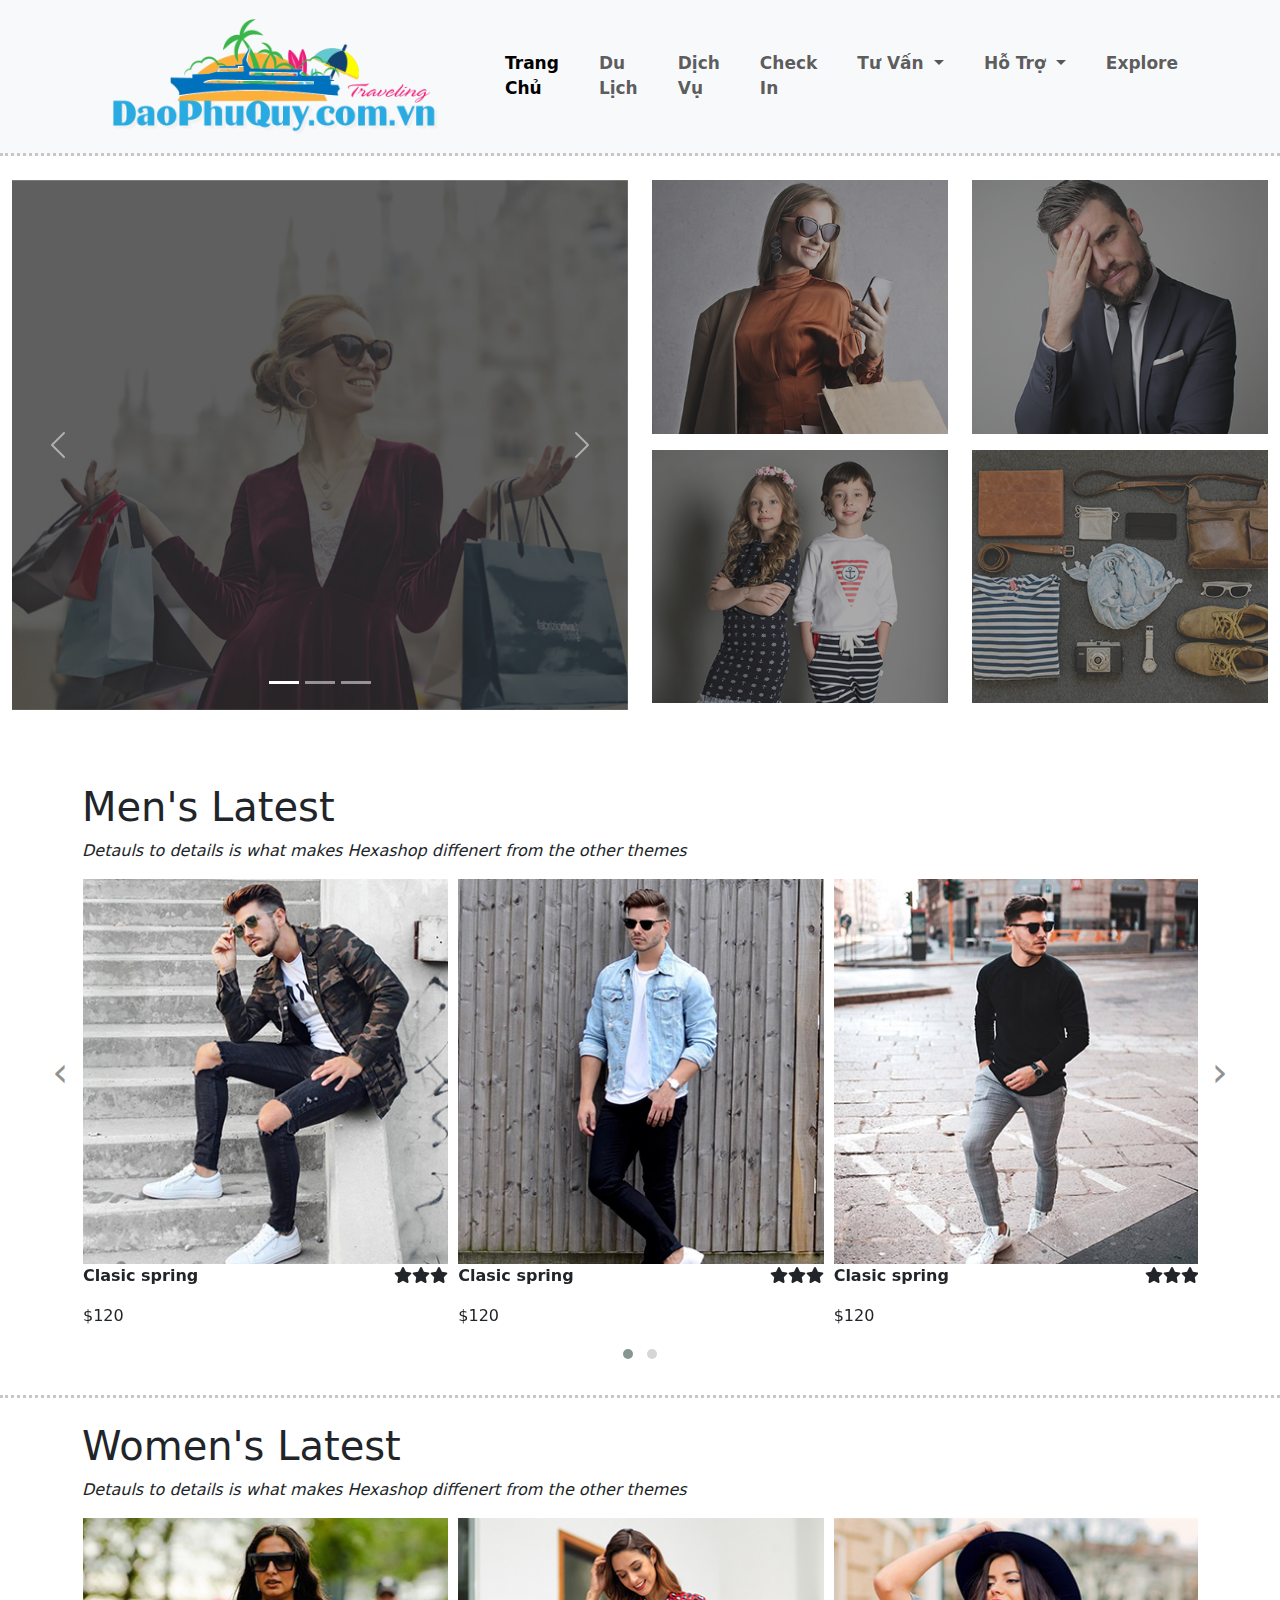
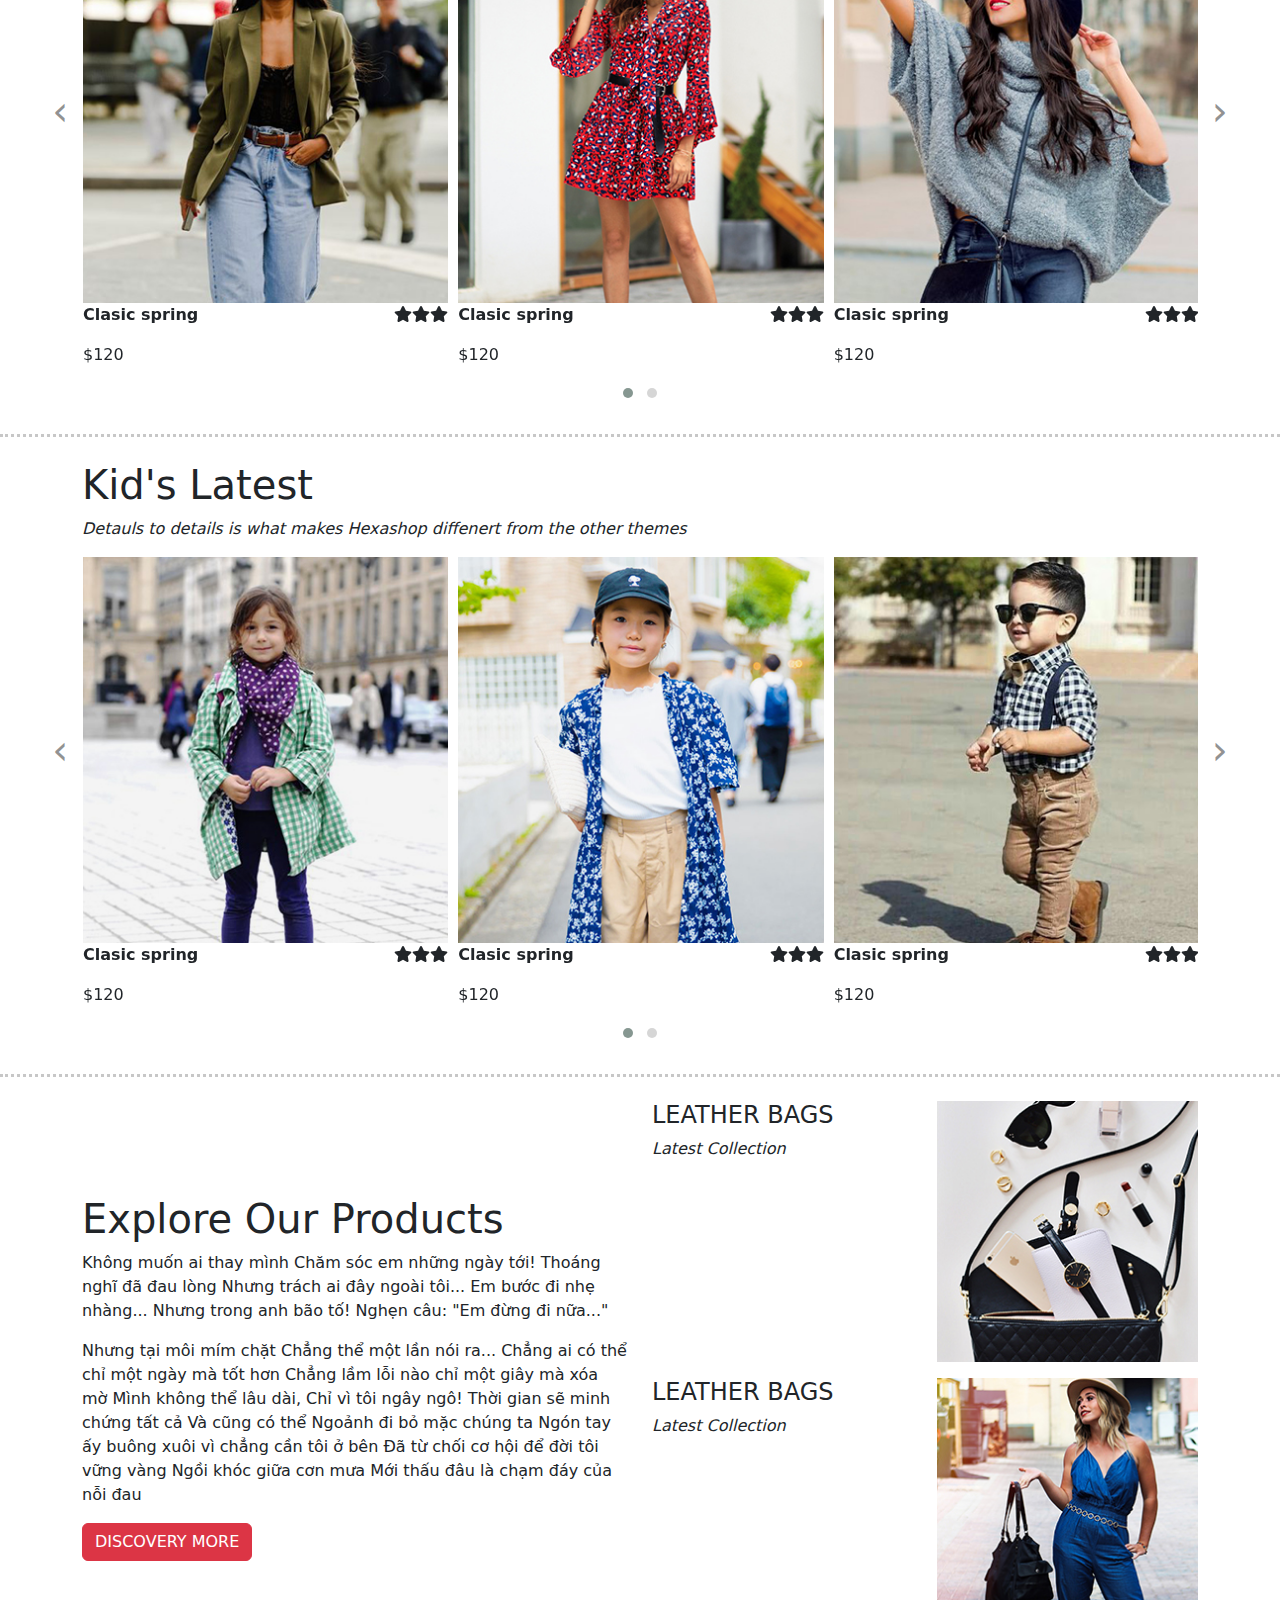
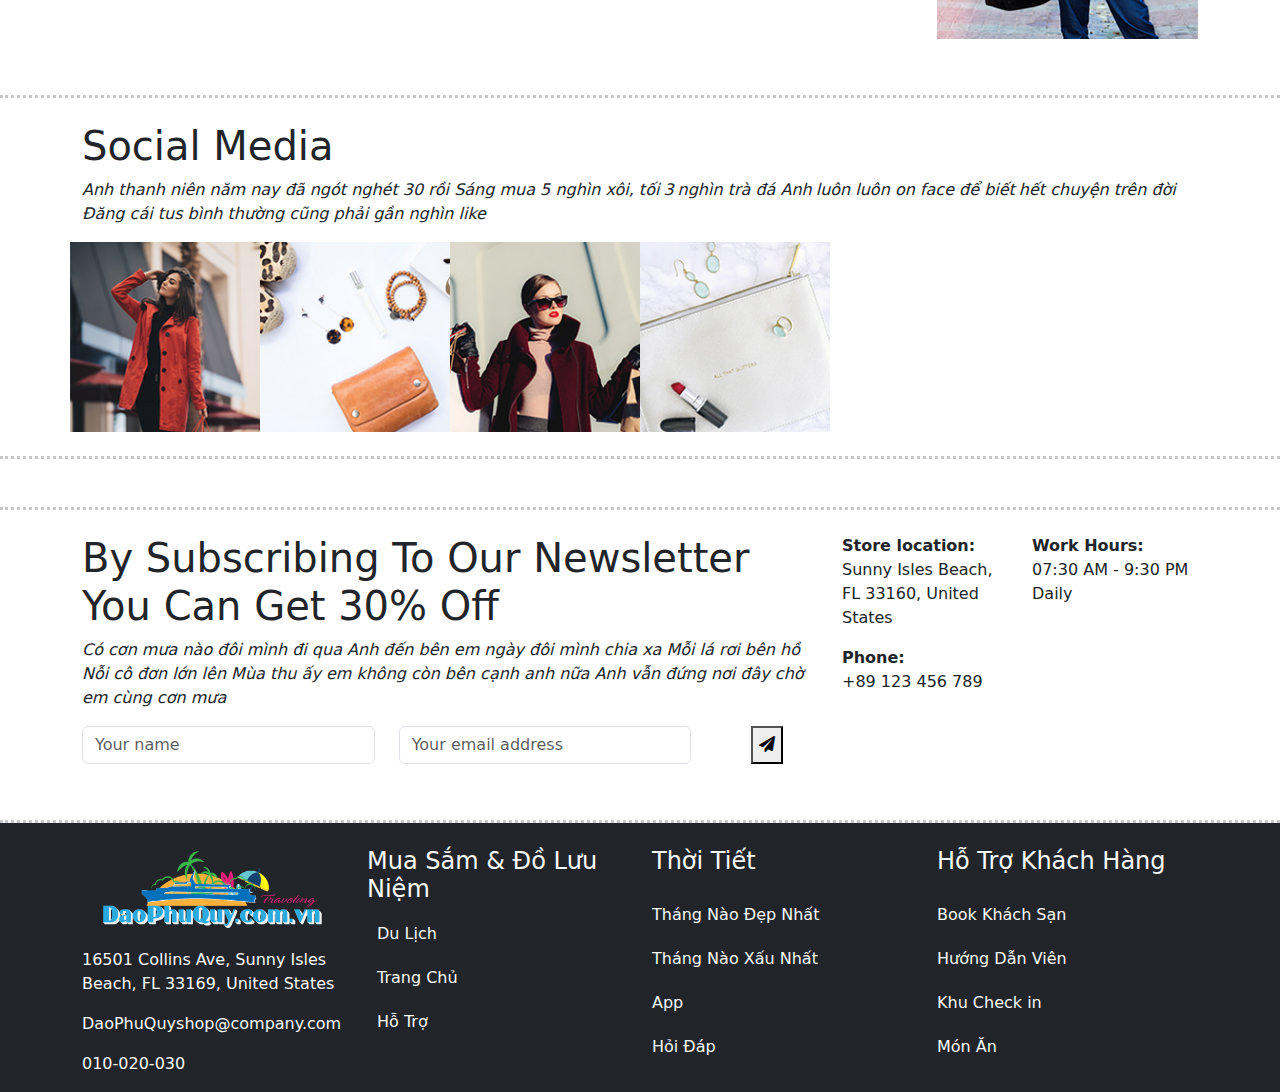
<file: index.html>
<!doctype html>
<html><!-- InstanceBegin template="/Templates/buoi2.dwt" codeOutsideHTMLIsLocked="false" -->
<head>
<meta charset="utf-8">
<meta name="viewport" content="width=device=width, initial-scale=1">
<!-- InstanceBeginEditable name="doctitle" -->
<title>Hexa Shop</title>
<!-- InstanceEndEditable -->
<link rel="stylesheet" href="css/all.min.css">
	<link rel="stylesheet" href="css/bootstrap.css">
	<link rel="stylesheet" href="css/style.css">
	<link rel="stylesheet" href="css/owl.carousel.css">
	<link rel="stylesheet" href="css/owl.theme.default.css">
	<link rel="icon" href="images/favicon.png" type="image/x-icon">
<script src="js/bootstrap.bundle.min.js"></script>
<!-- InstanceBeginEditable name="head" -->
<!-- InstanceEndEditable -->
</head>

<body>
<nav class="navbar navbar-expand-lg bg-light border-bot">
  <div class="container">
    <a class="navbar-brand" href="#"><img src="images/logo1.png" alt="" class="img-fluid"></a>
    <button class="navbar-toggler" type="button" data-bs-toggle="collapse" data-bs-target="#navbarSupportedContent" aria-controls="navbarSupportedContent" aria-expanded="false" aria-label="Toggle navigation">
      <span class="navbar-toggler-icon"></span>
    </button>
    <div class="collapse navbar-collapse" id="navbarSupportedContent">
      <ul class="navbar-nav ms-auto mb-2 mb-lg-0">
        <li class="nav-item">
      <a class="nav-link active" aria-current="page" href="index.html">Trang Chủ</a>
        </li>
        <li class="nav-item">
          <a class="nav-link" href="men.html">Du Lịch</a>
        </li>
		<li class="nav-item">
          <a class="nav-link" href="#">Dịch Vụ</a>
        </li>
		<li class="nav-item">
          <a class="nav-link" href="#">Check In</a>
        </li>
        <li class="nav-item dropdown">
          <a class="nav-link dropdown-toggle" href="#" role="button" data-bs-toggle="dropdown" aria-expanded="false">
            Tư Vấn
          </a>
          <ul class="dropdown-menu">
            <li><a class="dropdown-item" href="#">Khách Sạn</a></li>
            <li><a class="dropdown-item" href="#">Điểm Vui Chơi</a></li>
          
            <li><a class="dropdown-item" href="#">Hướng dẫn viên</a></li>
          </ul>
        </li>
		  <li class="nav-item dropdown">
          <a class="nav-link dropdown-toggle" href="#" role="button" data-bs-toggle="dropdown" aria-expanded="false">
            Hỗ Trợ
          </a>
          <ul class="dropdown-menu">
            <li><a class="dropdown-item" href="#">Chăm Sóc</a></li>
            <li><a class="dropdown-item" href="#">Báo Lỗi</a></li>
          
            <li><a class="dropdown-item" href="#">Hỏi online</a></li>
          </ul>
        </li>
        <li class="nav-item">
          <a class="nav-link" href="explore.html">Explore</a>
        </li>
      </ul>
  
    </div>
  </div>
</nav>
<!--xong navbar-->	
<!-- InstanceBeginEditable name="Fullwidth" -->
<main>
<section id="banner">
<div class="container-fluid py-4">
<div class="row">
<div class="col-lg-6 mb-3">
<div id="carouselExampleIndicators" class="carousel slide">
  <div class="carousel-indicators">
    <button type="button" data-bs-target="#carouselExampleIndicators" data-bs-slide-to="0" class="active" aria-current="true" aria-label="Slide 1"></button>
    <button type="button" data-bs-target="#carouselExampleIndicators" data-bs-slide-to="1" aria-label="Slide 2"></button>
    <button type="button" data-bs-target="#carouselExampleIndicators" data-bs-slide-to="2" aria-label="Slide 3"></button>
  </div>
  <div class="carousel-inner">
    <div class="carousel-item active">
      <img src="images/left-banner-1.jpg" class="d-block w-100" alt="...">
    </div>
    <div class="carousel-item">
      <img src="images/left-banner-2.jpg" class="d-block w-100" alt="...">
    </div>
    <div class="carousel-item">
      <img src="images/left-banner-3.jpg" class="d-block w-100" alt="...">
    </div>
  </div>
  <button class="carousel-control-prev" type="button" data-bs-target="#carouselExampleIndicators" data-bs-slide="prev">
    <span class="carousel-control-prev-icon" aria-hidden="true"></span>
    <span class="visually-hidden">Previous</span>
  </button>
  <button class="carousel-control-next" type="button" data-bs-target="#carouselExampleIndicators" data-bs-slide="next">
    <span class="carousel-control-next-icon" aria-hidden="true"></span>
    <span class="visually-hidden">Next</span>
  </button>
</div>
</div>
 <div class="col-lg-6 mb-3">
 <div class="row">
 <div class="col-lg-6 mb-3">
	 <div class="banner-r">
	 <img src="images/baner-right-image-01.jpg" alt="" class="img-fluid">
	 <div class="cover">
		 <h4>Women</h4>
		 <p> Lorem ipsum sit amet. consectetur </p>
		 <button type="button" class="btn btn-outline-danger">DICOVER MOE</button>
		 </div>
	 </div>
	</div>
<div class="col-lg-6 mb-3">
	<div class="banner-r">
	 <img src="images/baner-right-image-02.jpg" alt="" class="img-fluid">
	 <div class="cover">
		 <h4>Women</h4>
		 <p> Lorem ipsum sit amet. consectetur </p>
		 <button type="button" class="btn btn-outline-danger">DICOVER MOE</button>
		 </div>
	 </div></div>
</div>
<div class="row">
<div class="col-lg-6 mb-3">
	<div class="banner-r">
	 <img src="images/baner-right-image-03.jpg" alt="" class="img-fluid">
	 <div class="cover">
		 <h4>Women</h4>
		 <p> Lorem ipsum sit amet. consectetur </p>
		 <button type="button" class="btn btn-outline-danger">DICOVER MOE</button>
		 </div>
	 </div>
</div>
<div class="col-lg-6 mb-3">
	<div class="banner-r">
	 <img src="images/baner-right-image-04.jpg" alt="" class="img-fluid">
	 <div class="cover">
		 <h4>Women</h4>
		 <p> Lorem ipsum sit amet. consectetur </p>
		 <button type="button" class="btn btn-outline-danger">DICOVER MOE</button>
		 </div>
	 </div>
</div>
</div>		
	 </div>
		</div>
	</div>
</section>
<section id="men" class="border-bot"> 
	<div class="container py-4">
	<h1>Men's Latest</h1>
	<p><i>Detauls to details is what makes Hexashop diffenert from the other themes</i></p>
	<div class="row">
		<div class="owl-carousel owl-theme" id="sp-men">
		<div class="item">
			<div class="hinh"><img src="images/men-01.jpg" alt="">
		<div class="icon">
			<a href="#"><i class="fas fa-eye"></i></a>
			<a href="#"><i class="fas fa-shopping-cart"></i></a>
			<a href="#"><i class="fas fa-star"></i></a>
				</div></div>
		<p class="d-flex justify-content-between"><b class="text-dark">Clasic spring</b><b><i class="fas fa-star"></i><i class="fas fa-star"></i><i class="fas fa-star"></i></b></p><p>$120</p>
		</div>
			<div class="item">
			<div class="hinh"><img src="images/men-02.jpg" alt="">
		<div class="icon">
			<a href="#"><i class="fas fa-eye"></i></a>
			<a href="#"><i class="fas fa-shopping-cart"></i></a>
			<a href="#"><i class="fas fa-star"></i></a>
				</div></div>
		<p class="d-flex justify-content-between"><b class="text-dark">Clasic spring</b><b><i class="fas fa-star"></i><i class="fas fa-star"></i><i class="fas fa-star"></i></b></p><p>$120</p>
		</div>
			<div class="item">
			<div class="hinh"><img src="images/men-03.jpg" alt="">
		<div class="icon">
			<a href="#"><i class="fas fa-eye"></i></a>
			<a href="#"><i class="fas fa-shopping-cart"></i></a>
			<a href="#"><i class="fas fa-star"></i></a>
				</div></div>
		<p class="d-flex justify-content-between"><b class="text-dark">Clasic spring</b><b><i class="fas fa-star"></i><i class="fas fa-star"></i><i class="fas fa-star"></i></b></p><p>$120</p>
		</div>
			<div class="item">
			<div class="hinh"><img src="images/men-02.jpg" alt="">
		<div class="icon">
			<a href="#"><i class="fas fa-eye"></i></a>
			<a href="#"><i class="fas fa-shopping-cart"></i></a>
			<a href="#"><i class="fas fa-star"></i></a>
				</div></div>
		<p class="d-flex justify-content-between"><b class="text-dark">Clasic spring</b><b><i class="fas fa-star"></i><i class="fas fa-star"></i><i class="fas fa-star"></i></b></p><p>$120</p>
		</div>
			
			
		</div>
		</div>
	</div>
	</section>
	<section id="women" class="border-bot"> 
	<div class="container py-4">
	<h1>Women's Latest</h1>
	<p><i>Detauls to details is what makes Hexashop diffenert from the other themes</i></p>
	<div class="row">
		<div class="owl-carousel owl-theme" id="sp-women">
		<div class="item">
			<div class="hinh"><img src="images/women-01.jpg" alt="">
		<div class="icon">
			<a href="#"><i class="fas fa-eye"></i></a>
			<a href="#"><i class="fas fa-shopping-cart"></i></a>
			<a href="#"><i class="fas fa-star"></i></a>
				</div></div>
		<p class="d-flex justify-content-between"><b class="text-dark">Clasic spring</b><b><i class="fas fa-star"></i><i class="fas fa-star"></i><i class="fas fa-star"></i></b></p><p>$120</p>
		</div>
			<div class="item">
			<div class="hinh"><img src="images/women-02.jpg" alt="">
		<div class="icon">
			<a href="#"><i class="fas fa-eye"></i></a>
			<a href="#"><i class="fas fa-shopping-cart"></i></a>
			<a href="#"><i class="fas fa-star"></i></a>
				</div></div>
		<p class="d-flex justify-content-between"><b class="text-dark">Clasic spring</b><b><i class="fas fa-star"></i><i class="fas fa-star"></i><i class="fas fa-star"></i></b></p><p>$120</p>
		</div>
			<div class="item">
			<div class="hinh"><img src="images/women-03.jpg" alt="">
		<div class="icon">
			<a href="#"><i class="fas fa-eye"></i></a>
			<a href="#"><i class="fas fa-shopping-cart"></i></a>
			<a href="#"><i class="fas fa-star"></i></a>
				</div></div>
		<p class="d-flex justify-content-between"><b class="text-dark">Clasic spring</b><b><i class="fas fa-star"></i><i class="fas fa-star"></i><i class="fas fa-star"></i></b></p><p>$120</p>
		</div>
			<div class="item">
			<div class="hinh"><img src="images/women-02.jpg" alt="">
		<div class="icon">
			<a href="#"><i class="fas fa-eye"></i></a>
			<a href="#"><i class="fas fa-shopping-cart"></i></a>
			<a href="#"><i class="fas fa-star"></i></a>
				</div></div>
		<p class="d-flex justify-content-between"><b class="text-dark">Clasic spring</b><b><i class="fas fa-star"></i><i class="fas fa-star"></i><i class="fas fa-star"></i></b></p><p>$120</p>
		</div>
			
			
		</div>
		</div>
	</div>
	</section>
	<section id="kid" class="border-bot"> 
	<div class="container py-4">
	<h1>Kid's Latest</h1>
	<p><i>Detauls to details is what makes Hexashop diffenert from the other themes</i></p>
	<div class="row">
		<div class="owl-carousel owl-theme" id="sp-kid">
		<div class="item">
			<div class="hinh"><img src="images/kid-01.jpg" alt="">
		<div class="icon">
			<a href="#"><i class="fas fa-eye"></i></a>
			<a href="#"><i class="fas fa-shopping-cart"></i></a>
			<a href="#"><i class="fas fa-star"></i></a>
				</div></div>
		<p class="d-flex justify-content-between"><b class="text-dark">Clasic spring</b><b><i class="fas fa-star"></i><i class="fas fa-star"></i><i class="fas fa-star"></i></b></p><p>$120</p>
		</div>
			<div class="item">
			<div class="hinh"><img src="images/kid-02.jpg" alt="">
		<div class="icon">
			<a href="#"><i class="fas fa-eye"></i></a>
			<a href="#"><i class="fas fa-shopping-cart"></i></a>
			<a href="#"><i class="fas fa-star"></i></a>
				</div></div>
		<p class="d-flex justify-content-between"><b class="text-dark">Clasic spring</b><b><i class="fas fa-star"></i><i class="fas fa-star"></i><i class="fas fa-star"></i></b></p><p>$120</p>
		</div>
			<div class="item">
			<div class="hinh"><img src="images/kid-03.jpg" alt="">
		<div class="icon">
			<a href="#"><i class="fas fa-eye"></i></a>
			<a href="#"><i class="fas fa-shopping-cart"></i></a>
			<a href="#"><i class="fas fa-star"></i></a>
				</div></div>
		<p class="d-flex justify-content-between"><b class="text-dark">Clasic spring</b><b><i class="fas fa-star"></i><i class="fas fa-star"></i><i class="fas fa-star"></i></b></p><p>$120</p>
		</div>
			<div class="item">
			<div class="hinh"><img src="images/kid-02.jpg" alt="">
		<div class="icon">
			<a href="#"><i class="fas fa-eye"></i></a>
			<a href="#"><i class="fas fa-shopping-cart"></i></a>
			<a href="#"><i class="fas fa-star"></i></a>
				</div></div>
		<p class="d-flex justify-content-between"><b class="text-dark">Clasic spring</b><b><i class="fas fa-star"></i><i class="fas fa-star"></i><i class="fas fa-star"></i></b></p><p>$120</p>
		</div>
			
			
		</div>
		</div>
	</div>
	</section>
<section id="explore" class="border-bot"> <div class="container py-4">
	<div class="row d-flex align-items-center"><div class="col-xl-6 mb-3">
		<h1>Explore Our Products</h1>
		<p>Không muốn ai thay mình
Chăm sóc em những ngày tới!
Thoáng nghĩ đã đau lòng
Nhưng trách ai đây ngoài tôi...
Em bước đi nhẹ nhàng...
Nhưng trong anh bão tố!
Nghẹn câu: "Em đừng đi nữa..."</p>
		<p>Nhưng tại môi mím chặt
Chẳng thể một lần nói ra...
Chẳng ai có thể chỉ một ngày mà tốt hơn
Chẳng lầm lỗi nào chỉ một giây mà xóa mờ
Mình không thể lâu dài,
Chỉ vì tôi ngây ngô!
Thời gian sẽ minh chứng tất cả
Và cũng có thể
Ngoảnh đi bỏ mặc chúng ta
Ngón tay ấy buông xuôi vì chẳng cần tôi ở bên
Đã từ chối cơ hội để đời tôi vững vàng
Ngồi khóc giữa cơn mưa
Mới thấu đâu là chạm đáy của nỗi đau</p>
		<button type="button" class="btn btn-danger">DISCOVERY MORE</button>
		</div>
	<div class="col-xl-6 mb-3">
		<div class="row">
		<div class="col-lg-6 mb-3">
			<div class="box">
			<h4 class="text-uppercase">Leather Bags</h4>
			<p><i>Latest Collection</i></p></div></div>
		<div class="col-lg-6 mb-3"> <img src="images/explore-image-01.jpg" alt="" class="img-fluid"></div></div><div class="row">
		<div class="col-lg-6 mb-3">
			<div class="box">
			<h4 class="text-uppercase">Leather Bags</h4>
			<p><i>Latest Collection</i></p></div></div>
		<div class="col-lg-6 mb-3"> <img src="images/explore-image-02.jpg" alt="" class="img-fluid"></div>
		</div>
		</div>
	</div>
	</div>
	</section>
<section id="media" class="border-bot">
	<div class="container py-4">
	<h1>Social Media</h1>
	<p><i>Anh thanh niên năm nay đã ngót nghét 30 rồi
Sáng mua 5 nghìn xôi, tối 3 nghìn trà đá
Anh luôn luôn on face để biết hết chuyện trên đời
Đăng cái tus bình thường cũng phải gần nghìn like</i></p>
	<div class="row">
		<div class="col-2 p-0">
		<div class="instagram"> <img src="images/instagram-01.jpg" alt="" class="img-fluid">
			<div class="cover2">
			<p>Fasion</p>
			<a href="#"><i class="fab fa-instagram-square"></i></a></div></div></div>
		<div class="col-2 p-0">
		<div class="instagram"> <img src="images/instagram-02.jpg" alt="" class="img-fluid">
			<div class="cover2">
			<p>Fasion</p>
			<a href="#"><i class="fab fa-instagram-square"></i></a></div></div></div>
		<div class="col-2 p-0">
		<div class="instagram"> <img src="images/instagram-03.jpg" alt="" class="img-fluid">
			<div class="cover2">
			<p>Fasion</p>
			<a href="#"><i class="fab fa-instagram-square"></i></a></div></div></div>
		<div class="col-2 p-0">
		<div class="instagram"> <img src="images/instagram-04.jpg" alt="" class="img-fluid">
			<div class="cover2">
			<p>Fasion</p>
			<a href="#"><i class="fab fa-instagram-square"></i></a></div></div></div></div></div></section>
	<section id="contact" class="border-bot">
	<div class="container py-4">
		<div class="row">
		<div>
			</div>
		</div>
		</div>
	</section>
<section id="contatc" class="border-bot">
	<div class="container py-4">
	<div class="row">
		<div class="col-lg-8 mb-3">
		<h1>By Subscribing To Our Newsletter You Can Get 30% Off</h1>
		<p><i>Có cơn mưa nào đôi mình đi qua
Anh đến bên em ngày đôi mình chia xa
Mỗi lá rơi bên hồ
Nỗi cô đơn lớn lên
Mùa thu ấy em không còn bên cạnh anh nữa
Anh vẫn đứng nơi đây chờ em cùng cơn mưa</i></p>
		<form action="#">
			<div class="row">
			<div class="col-lg-5 mb-3">
				<input type="text" placeholder="Your name" class="form-control"></div>
			<div class="col-lg-5 mb-3">
				<input type="email" placeholder="Your email address" class="form-control"></div><div class="col-lg-2 mb-3 d-flex justify-content-center">
				<button type="button" class="btnn btn-danger"><i class="fas fa-paper-plane"></i></button>
				</div>
			</div>
			</form>
		</div>
		<div class="col-lg-4 mb-3">
		<div class="row">
			<div class="col-6"> <b class="text-dark">Store location:</b>
			<p>Sunny Isles Beach, FL 33160, United States</p></div>
			<div class="col-6"> <b class="text-dark"> Work Hours:</b>
			<p> 07:30 AM - 9:30 PM
				Daily</p>
			</div>
			</div>
		<div class="row">
			<div class="col-6"> <b class="text-dark">Phone:</b>
			<p>+89 123 456 789</p></div></div></div></div></div></section>
	</main>
<!-- InstanceEndEditable -->
<footer class="bg-dark text-light">
	<div class="container pt-4">
	<div class="row">
		<div class="col-lg-3">
		<a href="index.html"><img src="images/logo1.png" alt="" class="img-fluid"></a>
		<p class="pt-3">16501 Collins Ave, Sunny Isles Beach, FL 33169, United States</p>
		<p>DaoPhuQuyshop@company.com</p>
		<p>010-020-030</p>
		</div>
		<div class="col-lg-3">
		<h4>Mua Sắm & Đồ Lưu Niệm</h4>
		<ul class="navbar-nav">
			<li class="nav-item"><a href="men.html" class="nav-link">Du Lịch</a></li>
			<li class="nav-item"><a href="#" class="nav-link">Trang Chủ</a></li>
			<li class="nav-item"><a href="#" class="nav-link">Hỗ Trợ</a></li>
		  </ul>
		</div>
		<div class="col-lg-3">
		<h4>Thời Tiết</h4>
			<ul class="navbar-nav">
			<li class="nav-item"><a href="#" class="nav-link"></a>Tháng Nào Đẹp Nhất</li>
			<li class="nav-item"><a href="#" class="nav-link"></a>Tháng Nào Xấu Nhất</li>
				<li class="nav-item"><a href="#" class="nav-link"></a>App</li>
				<li class="nav-item"><a href="#" class="nav-link"></a>Hỏi Đáp</li>
			</ul>
	  </div>
			<div class="col-lg-3">
			<h4>Hỗ Trợ Khách Hàng</h4>
			<ul class="navbar-nav">
			<li class="nav-item"><a href="men.html" class="nav-link"></a>Book Khách Sạn</li>
			<li class="nav-item"><a href="#" class="nav-link"></a>Hướng Dẫn Viên</li>
				<li class="nav-item"><a href="#" class="nav-link"></a>Khu Check in</li>
				<li class="nav-item"><a href="#" class="nav-link"></a>Món Ăn</li>
			</ul>
			</div>
	
	  </div>
  </div>
</footer>
<script src="js/jquery-3.6.0.min.js"></script>
<script src="js/owl.carousel.js"></script>
<script src="js/control.js"></script>
</body>
<!-- InstanceEnd --></html>
</file>
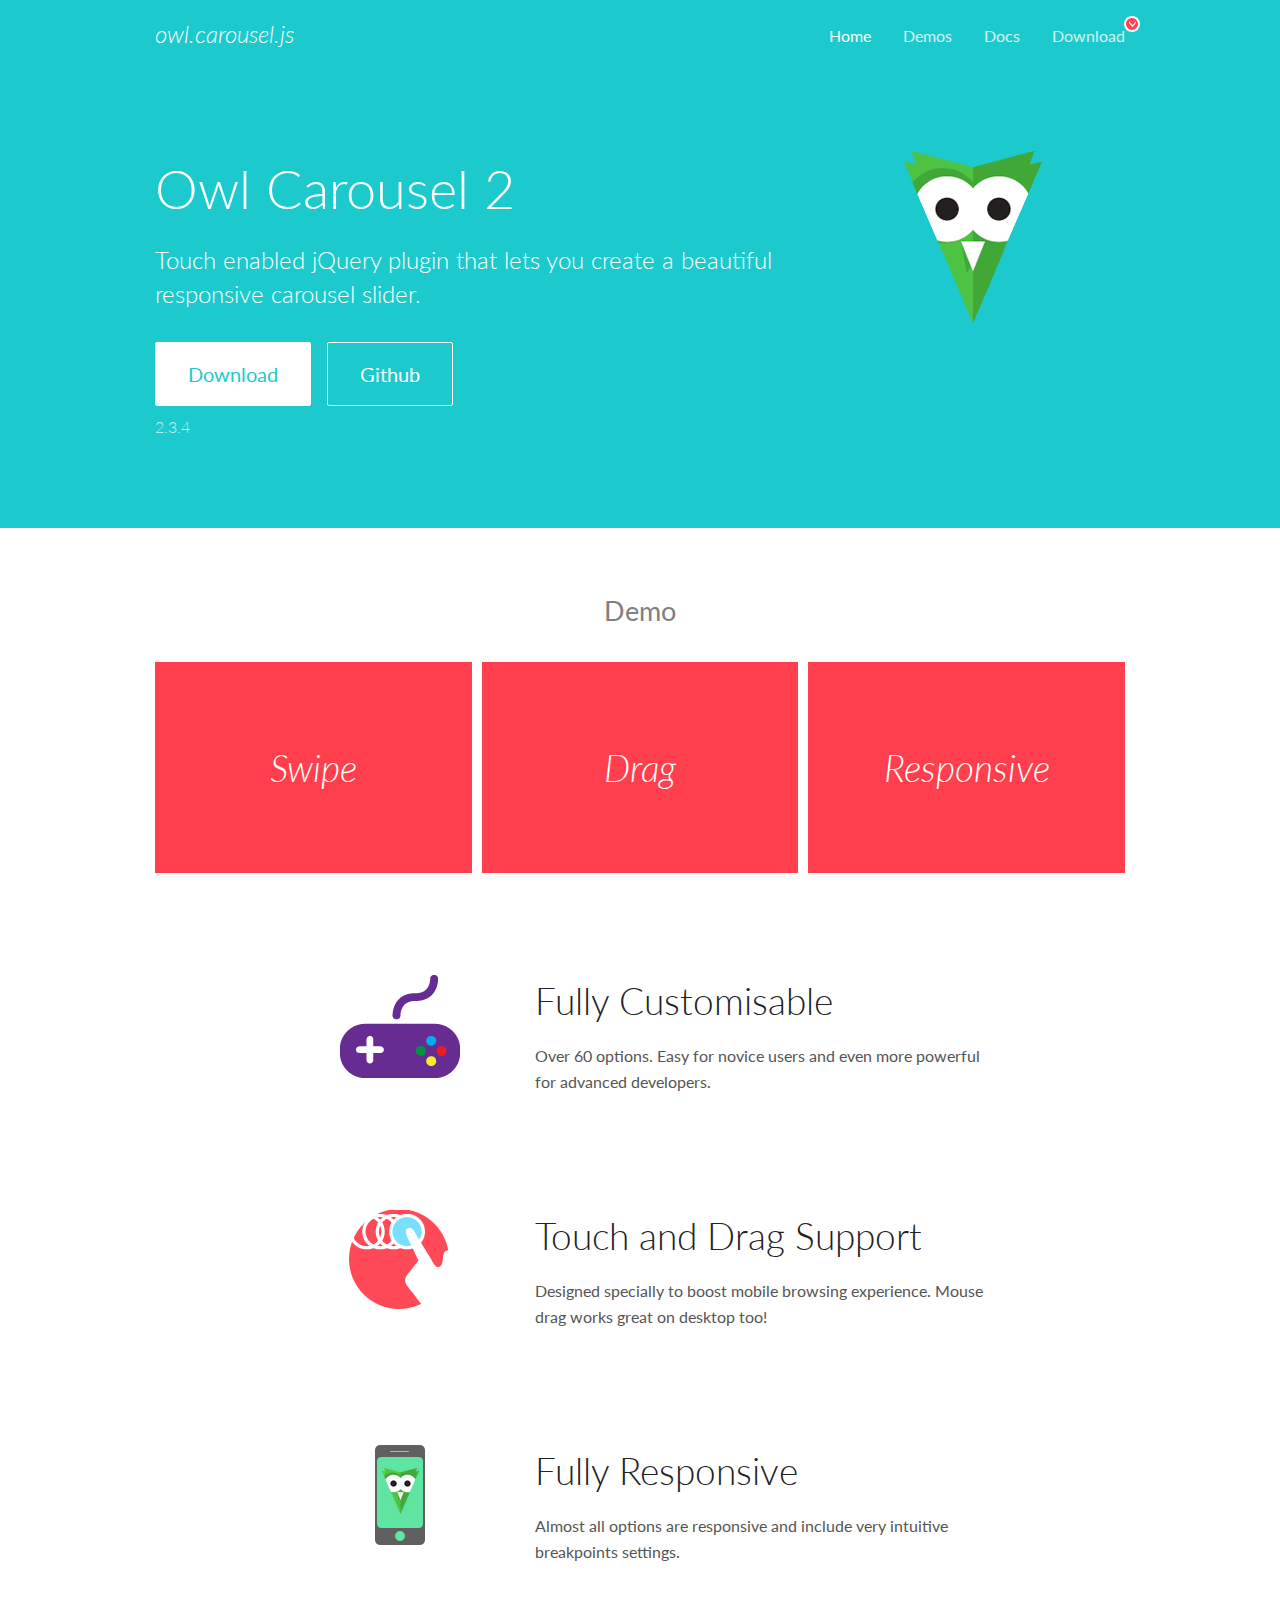
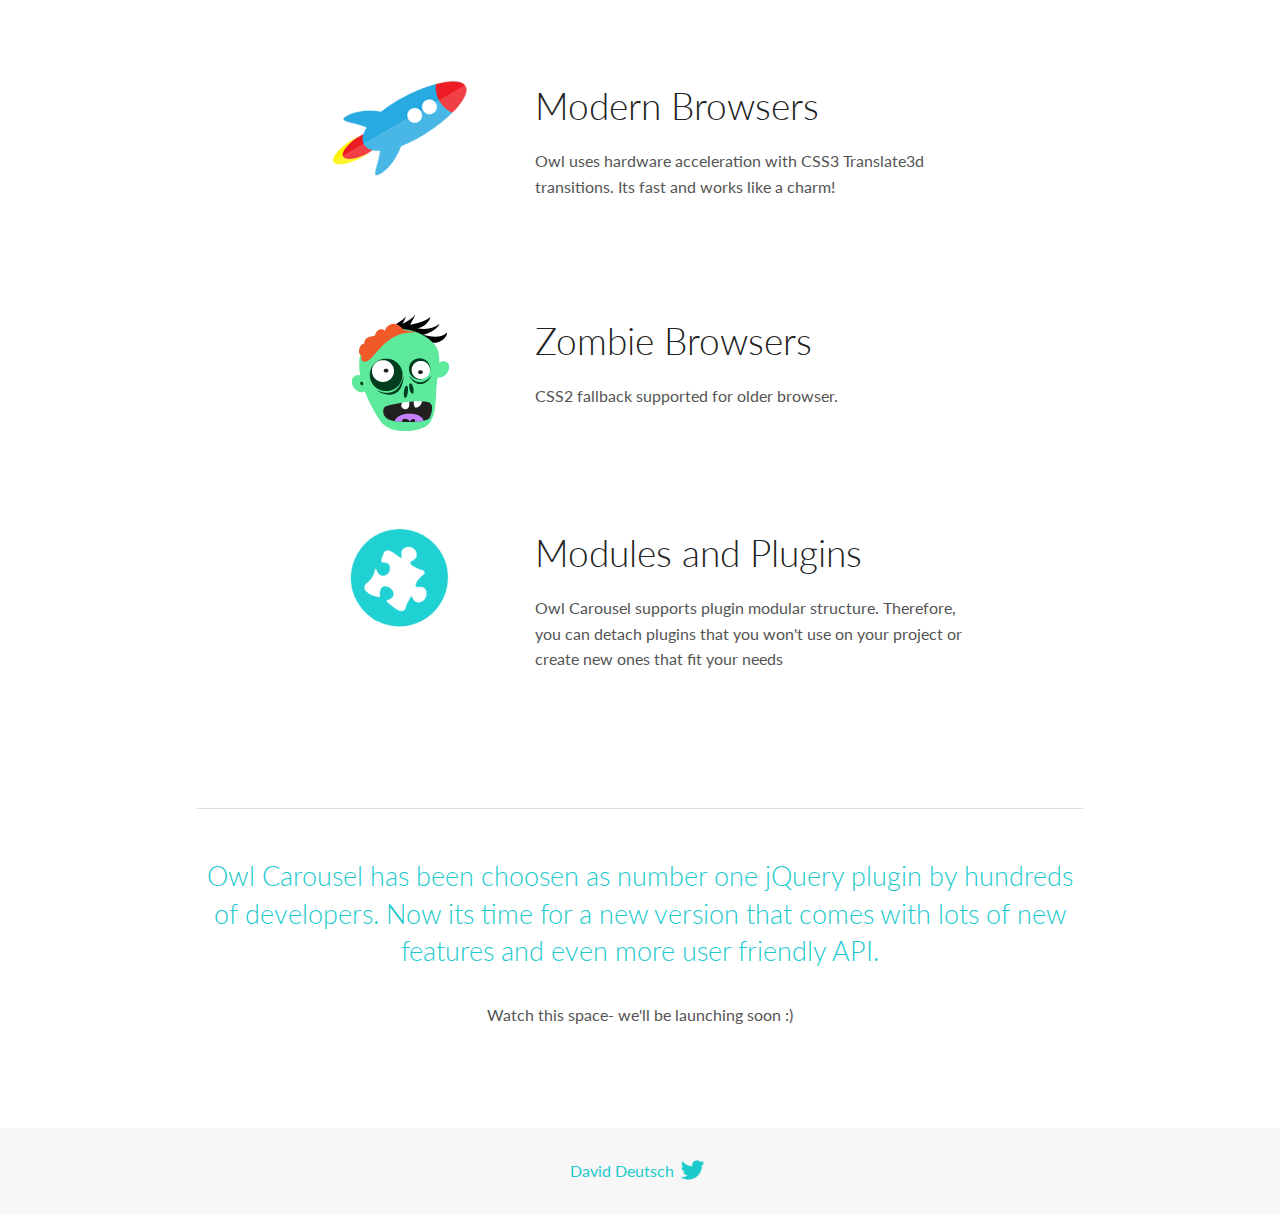
<file: owl carousel/owl carousel/OwlCarousel2-2.3.4/OwlCarousel2-2.3.4/docs/index.html>
<!DOCTYPE html>
<html lang="en">
  <head>

    <!-- head -->
    <meta charset="utf-8">
    <meta name="msapplication-tap-highlight" content="no" />
    <meta name="viewport" content="width=device-width, initial-scale=1.0" />
    <meta name="description" content="Touch enabled jQuery plugin that lets you create beautiful responsive carousel slider.">
    <meta name="author" content="David Deutsch">
    <title>
      Home | Owl Carousel | 2.3.4
    </title>

    <!-- Stylesheets -->
    <link href='https://fonts.googleapis.com/css?family=Lato:300,400,700,400italic,300italic' rel='stylesheet' type='text/css'>
    <link rel="stylesheet" href="assets/css/docs.theme.min.css">

    <!-- Owl Stylesheets -->
    <link rel="stylesheet" href="assets/owlcarousel/assets/owl.carousel.min.css">
    <link rel="stylesheet" href="assets/owlcarousel/assets/owl.theme.default.min.css">

    <!-- HTML5 shim and Respond.js IE8 support of HTML5 elements and media queries -->

    <!--[if lt IE 9]>
      <script src="https://oss.maxcdn.com/libs/html5shiv/3.7.0/html5shiv.js"></script>
      <script src="https://oss.maxcdn.com/libs/respond.js/1.3.0/respond.min.js"></script>
    <![endif]-->

    <!-- Favicons -->
    <link rel="apple-touch-icon-precomposed" sizes="144x144" href="assets/ico/apple-touch-icon-144-precomposed.png">
    <link rel="shortcut icon" href="assets/ico/favicon.png">
    <link rel="shortcut icon" href="favicon.ico">

    <!-- Yeah i know js should not be in header. Its required for demos.-->

    <!-- javascript -->
    <script src="assets/vendors/jquery.min.js"></script>
    <script src="assets/owlcarousel/owl.carousel.js"></script>
  </head>
  <body>

    <!-- header -->
    <header class="header">
      <div class="row">
        <div class="large-12 columns">
          <div class="brand left">
            <h3>
              <a href="/OwlCarousel2/">owl.carousel.js</a> 
            </h3>
          </div>
          <a id="toggle-nav" class="right">
            <span></span> <span></span> <span></span> 
          </a> 
          <div class="nav-bar">
            <ul class="clearfix">
              <li class="active">
                <a href="/OwlCarousel2/index.html">Home</a> 
              </li>
              <li> <a href="/OwlCarousel2/demos/demos.html">Demos</a>  </li>
              <li> <a href="/OwlCarousel2/docs/started-welcome.html">Docs</a>  </li>
              <li>
                <a href="https://github.com/OwlCarousel2/OwlCarousel2/archive/2.3.4.zip">Download</a> 
                <span class="download"></span> 
              </li>
            </ul>
          </div>
        </div>
      </div>
    </header>

    <!-- home panel -->
    <section id="hero">
      <div class="row">
        <div class="large-8 medium-8 columns">
          <h1>Owl Carousel 2</h1>
          <h4>Touch enabled jQuery plugin that lets you create a beautiful responsive carousel slider.</h4>
          <a href="https://github.com/OwlCarousel2/OwlCarousel2/archive/2.3.4.zip" class="hero-button">Download</a> 
          <a href="https://github.com/OwlCarousel2/OwlCarousel2" class="hero-button outline">Github</a> 
          <p>2.3.4</p>
        </div>
        <div class="large-4 medium-4 columns">
          <img class="owl-logo" src="assets/img/owl-logo.png" alt="mr. Owl">
        </div>
      </div>
    </section>

    <!-- body -->
    <div class="home-demo">
      <div class="row">
        <div class="large-12 columns">
          <h3>Demo</h3>
          <div class="owl-carousel">
            <div class="item">
              <h2>Swipe</h2>
            </div>
            <div class="item">
              <h2>Drag</h2>
            </div>
            <div class="item">
              <h2>Responsive</h2>
            </div>
            <div class="item">
              <h2>CSS3</h2>
            </div>
            <div class="item">
              <h2>Fast</h2>
            </div>
            <div class="item">
              <h2>Easy</h2>
            </div>
            <div class="item">
              <h2>Free</h2>
            </div>
            <div class="item">
              <h2>Upgradable</h2>
            </div>
            <div class="item">
              <h2>Tons of options</h2>
            </div>
            <div class="item">
              <h2>Infinity</h2>
            </div>
            <div class="item">
              <h2>Auto Width</h2>
            </div>
          </div>
        </div>
      </div>
    </div>
    <script>
      var owl = $('.owl-carousel');
      owl.owlCarousel({
        margin: 10,
        loop: true,
        responsive: {
          0: {
            items: 1
          },
          600: {
            items: 2
          },
          1000: {
            items: 3
          }
        }
      })
    </script>

    <!-- features -->
    <div id="features">
      <div class="row">
        <div class="small-12 medium-9 small-centered columns">
          <section class="row feature">
            <div class="medium-4 small-12 columns">
              <img src="assets/img/feature-options.png" alt="">
            </div>
            <div class="medium-8 small-12 columns">
              <h2>Fully Customisable</h2>
              <p>Over 60 options. Easy for novice users and even more powerful for advanced developers.</p>
            </div>
          </section>
          <section class="row feature">
            <div class="medium-4 small-12 columns">
              <img src="assets/img/feature-drag.png" alt="">
            </div>
            <div class="medium-8 small-12 columns">
              <h2>Touch and Drag Support</h2>
              <p>Designed specially to boost mobile browsing experience. Mouse drag works great on desktop too!</p>
            </div>
          </section>
          <section class="row feature">
            <div class="medium-4 small-12 columns">
              <img src="assets/img/feature-responsive.png" alt="">
            </div>
            <div class="medium-8 small-12 columns">
              <h2>Fully Responsive</h2>
              <p>Almost all options are responsive and include very intuitive breakpoints settings.</p>
            </div>
          </section>
          <section class="row feature">
            <div class="medium-4 small-12 columns">
              <img src="assets/img/feature-modern.png" alt="">
            </div>
            <div class="medium-8 small-12 columns">
              <h2>Modern Browsers</h2>
              <p>Owl uses hardware acceleration with CSS3 Translate3d transitions. Its fast and works like a charm! </p>
            </div>
          </section>
          <section class="row feature">
            <div class="medium-4 small-12 columns">
              <img src="assets/img/feature-zombie.png" alt="">
            </div>
            <div class="medium-8 small-12 columns">
              <h2>Zombie Browsers</h2>
              <p>CSS2 fallback supported for older browser.</p>
            </div>
          </section>
          <section class="row feature">
            <div class="medium-4 small-12 columns">
              <img src="assets/img/feature-module.png" alt="">
            </div>
            <div class="medium-8 small-12 columns">
              <h2>Modules and Plugins</h2>
              <p>Owl Carousel supports plugin modular structure. Therefore, you can detach plugins that you won&#x27;t use on your project or create new ones that fit your needs</p>
            </div>
          </section>
        </div>
      </div>
    </div>

    <!-- footer -->
    <section id="teaser-text">
      <div class="row">
        <div class="small-12 medium-11 small-centered columns">
          <hr>
          <h3 id="owl-carousel-has-been-choosen-as-number-one-jquery-plugin-by-hundreds-of-developers-now-its-time-for-a-new-version-that-comes-with-lots-of-new-features-and-even-more-user-friendly-api-">Owl Carousel has been choosen as number one jQuery plugin by hundreds of developers. Now its time for a new version that comes with lots of new features and even more user friendly API.</h3>
          <p>Watch this space- we&#39;ll be launching soon :)</p>
        </div>
      </div>
    </section>

    <!-- footer -->
    <footer class="footer">
      <div class="row">
        <div class="large-12 columns">
          <h5>
            <a href="/OwlCarousel2/docs/support-contact.html">David Deutsch</a> 
            <a id="custom-tweet-button" href="https://twitter.com/share?url=https://github.com/OwlCarousel2/OwlCarousel2&text=Owl Carousel - This is so awesome! " target="_blank"></a> 
          </h5>
        </div>
      </div>
    </footer>

    <!-- vendors -->
    <script src="assets/vendors/highlight.js"></script>
    <script src="assets/js/app.js"></script>
  </body>
</html>
</file>
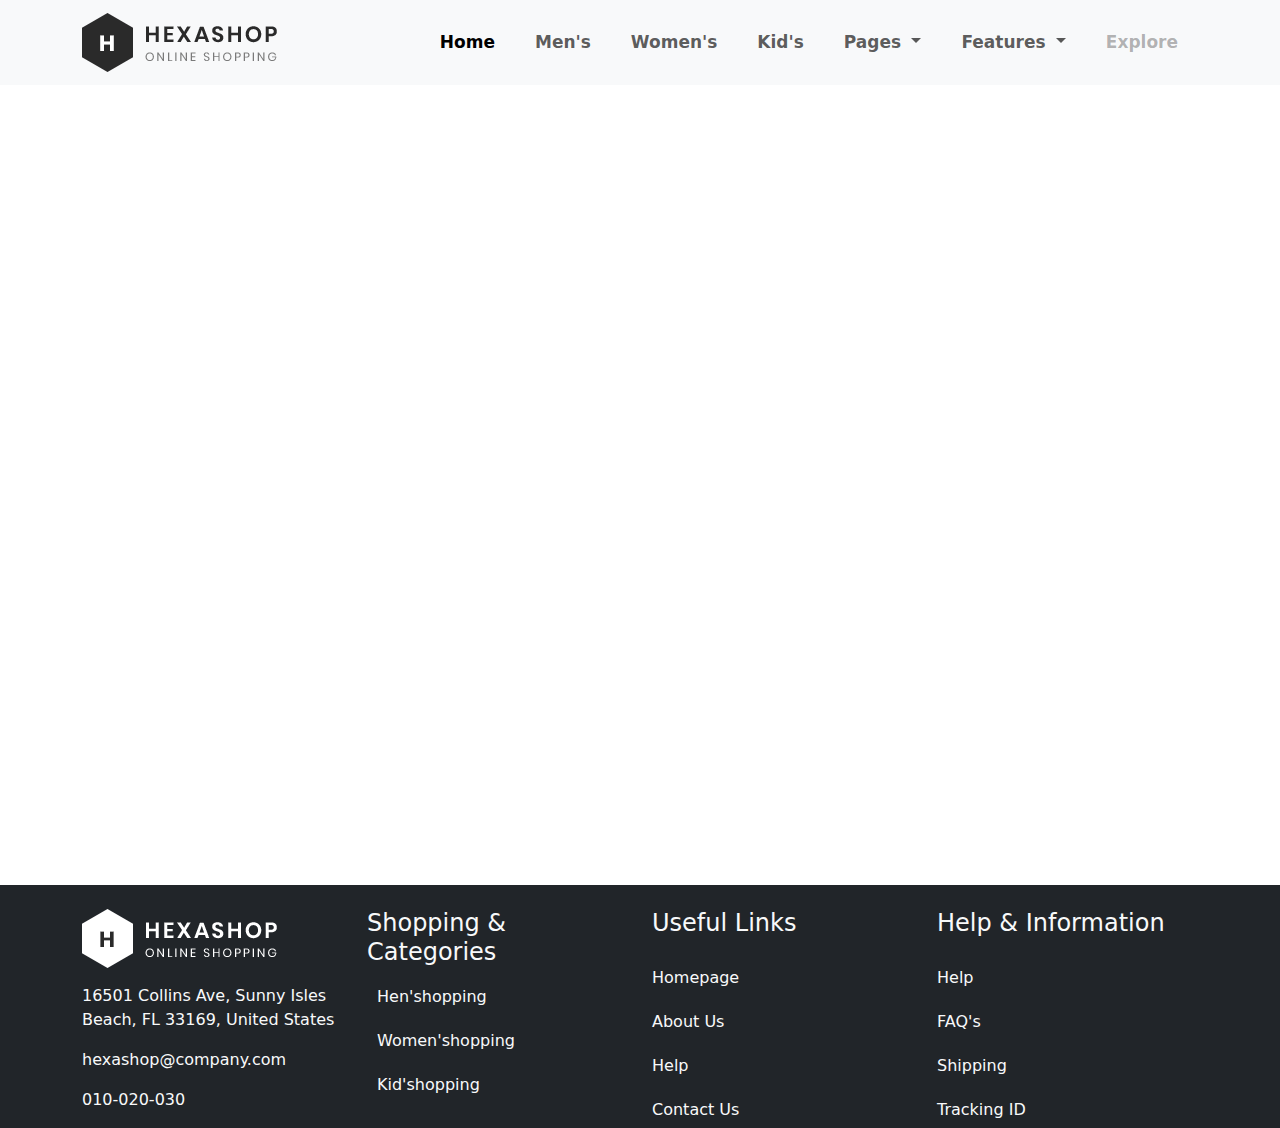
<file: buoi2.html>
<!doctype html>
<html>
<head>
<meta charset="utf-8">
<meta name="viewport" content="width=device=width, initial-scale=1">
<title>Untitled Document</title>
	<link rel="stylesheet" href="css/all.min.css">
	<link rel="stylesheet" href="css/bootstrap.css">
	<link rel="stylesheet" href="css/style.css">
	<script src="js/bootstrap.bundle.min.js"></script>
</head>

<body>
	<nav class="navbar navbar-expand-lg bg-body-tertiary">
  <div class="container">
    <a class="navbar-brand" href="#"><img src="images/logo.png" alt=""></a>
    <button class="navbar-toggler" type="button" data-bs-toggle="collapse" data-bs-target="#navbarSupportedContent" aria-controls="navbarSupportedContent" aria-expanded="false" aria-label="Toggle navigation">
      <span class="navbar-toggler-icon"></span>
    </button>
    <div class="collapse navbar-collapse" id="navbarSupportedContent">
      <ul class="navbar-nav ms-auto mb-2 mb-lg-0">
        <li class="nav-item">
          <a class="nav-link active" aria-current="page" href="#">Home</a>
        </li>
        <li class="nav-item">
          <a class="nav-link" href="#">Men's</a>
        </li>
		<li class="nav-item">
          <a class="nav-link" href="#">Women's</a>
        </li>
		<li class="nav-item">
          <a class="nav-link" href="#">Kid's</a>
        </li>
        <li class="nav-item dropdown">
          <a class="nav-link dropdown-toggle" href="#" role="button" data-bs-toggle="dropdown" aria-expanded="false">
            Pages
          </a>
          <ul class="dropdown-menu">
            <li><a class="dropdown-item" href="#">Action</a></li>
            <li><a class="dropdown-item" href="#">Another action</a></li>
          
            <li><a class="dropdown-item" href="#">Something else here</a></li>
          </ul>
        </li>
		  <li class="nav-item dropdown">
          <a class="nav-link dropdown-toggle" href="#" role="button" data-bs-toggle="dropdown" aria-expanded="false">
            Features
          </a>
          <ul class="dropdown-menu">
            <li><a class="dropdown-item" href="#">Action</a></li>
            <li><a class="dropdown-item" href="#">Another action</a></li>
          
            <li><a class="dropdown-item" href="#">Something else here</a></li>
          </ul>
        </li>
        <li class="nav-item">
          <a class="nav-link disabled" aria-disabled="true">Explore</a>
        </li>
      </ul>
  
    </div>
  </div>
</nav>
<!--xong navbar-->	
<main></main>	
<footer class="bg-dark text-light">
	<div class="container pt-4">
	<div class="row">
		<div class="col-lg-3">
		<a href="#"><img src="images/white-logo.png" alt=""></a>
		<p class="pt-3">16501 Collins Ave, Sunny Isles Beach, FL 33169, United States</p>
		<p>hexashop@company.com</p>
		<p>010-020-030</p>
		</div>
		<div class="col-lg-3">
		<h4>Shopping & Categories</h4>
		<ul class="navbar-nav">
			<li class="nav-item"><a href="#" class="nav-link">Hen'shopping</a></li>
			<li class="nav-item"><a href="#" class="nav-link">Women'shopping</a></li>
			<li class="nav-item"><a href="#" class="nav-link">Kid'shopping</a></li>
			</ul>
		</div>
		<div class="col-lg-3">
		<h4>Useful Links</h4>
			<ul class="navbar-nav">
			<li class="nav-item"><a href="#" class="nav-link"></a>Homepage</li>
			<li class="nav-item"><a href="#" class="nav-link"></a>About Us</li>
				<li class="nav-item"><a href="#" class="nav-link"></a>Help</li>
				<li class="nav-item"><a href="#" class="nav-link"></a>Contact Us</li>
			</ul>
			</div>
			<div class="col-lg-3">
			<h4>Help & Information</h4>
			<ul class="navbar-nav">
			<li class="nav-item"><a href="#" class="nav-link"></a>Help</li>
			<li class="nav-item"><a href="#" class="nav-link"></a>FAQ's</li>
				<li class="nav-item"><a href="#" class="nav-link"></a>Shipping</li>
				<li class="nav-item"><a href="#" class="nav-link"></a>Tracking ID</li>
			</ul>
			</div>
	
		</div>
	</div>
</footer>
</body>
</html>
</file>
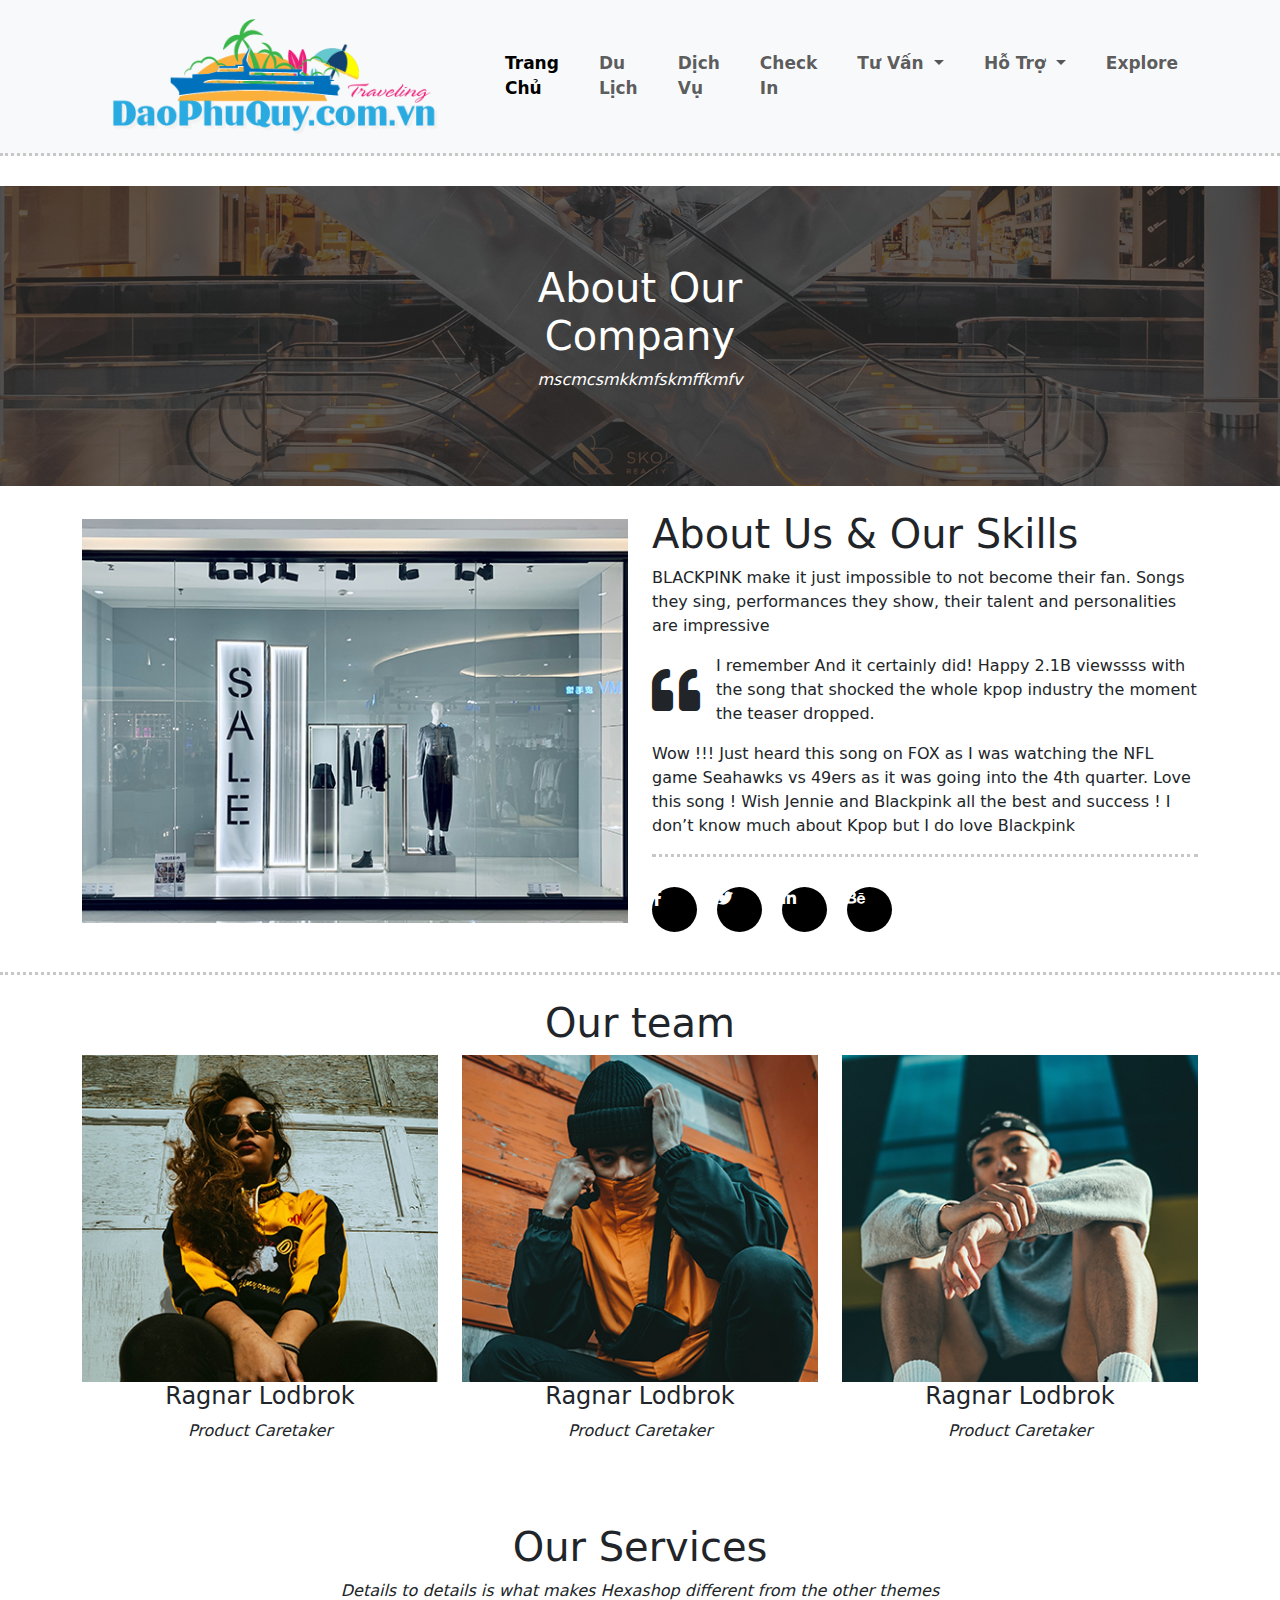
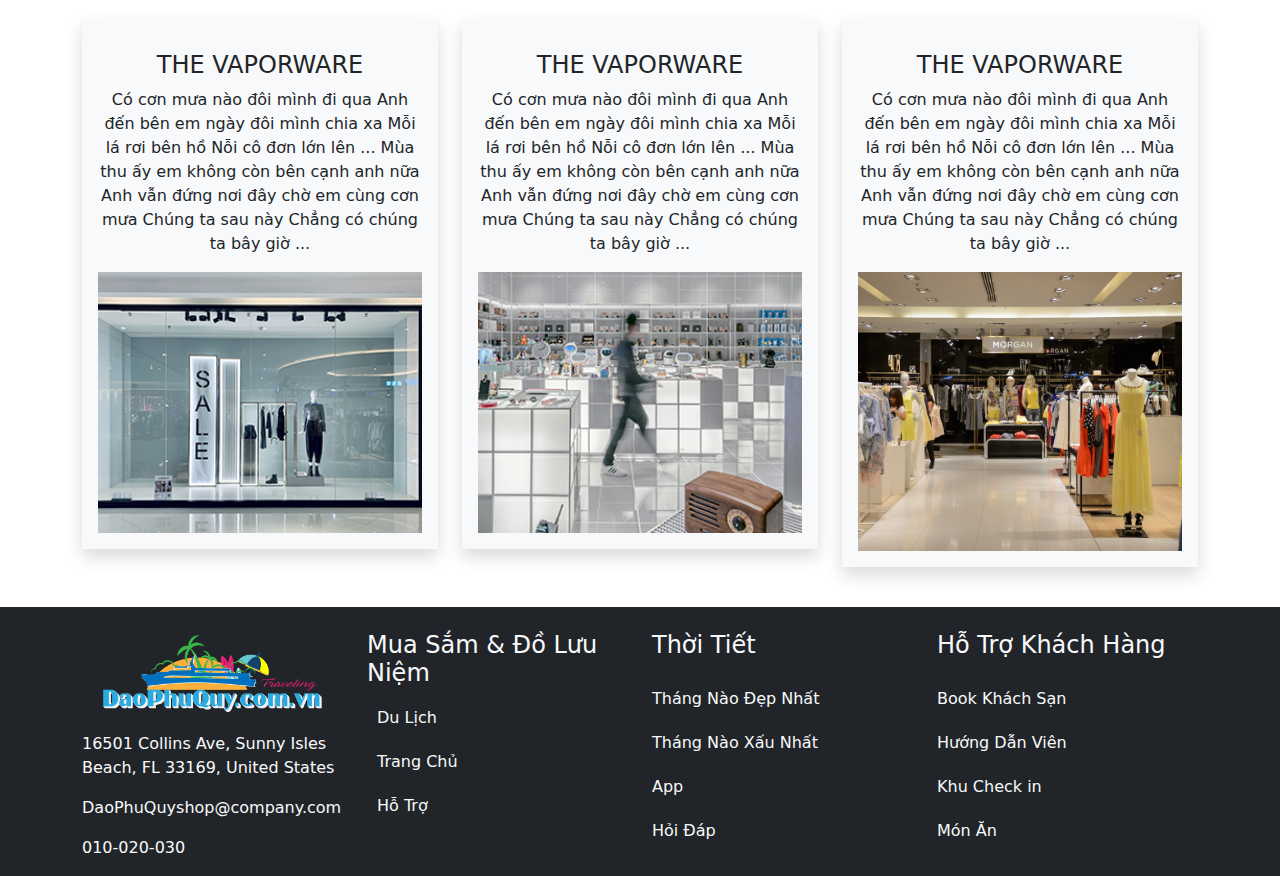
<file: explore.html>
<!doctype html>
<html><!-- InstanceBegin template="/Templates/buoi2.dwt" codeOutsideHTMLIsLocked="false" -->
<head>
<meta charset="utf-8">
<meta name="viewport" content="width=device=width, initial-scale=1">
<!-- InstanceBeginEditable name="doctitle" -->
<title>Untitled Document</title>
<!-- InstanceEndEditable -->
<link rel="stylesheet" href="css/all.min.css">
	<link rel="stylesheet" href="css/bootstrap.css">
	<link rel="stylesheet" href="css/style.css">
	<link rel="stylesheet" href="css/owl.carousel.css">
	<link rel="stylesheet" href="css/owl.theme.default.css">
	<link rel="icon" href="images/favicon.png" type="image/x-icon">
<script src="js/bootstrap.bundle.min.js"></script>
<!-- InstanceBeginEditable name="head" -->
<!-- InstanceEndEditable -->
</head>

<body>
<nav class="navbar navbar-expand-lg bg-light border-bot">
  <div class="container">
    <a class="navbar-brand" href="#"><img src="images/logo1.png" alt="" class="img-fluid"></a>
    <button class="navbar-toggler" type="button" data-bs-toggle="collapse" data-bs-target="#navbarSupportedContent" aria-controls="navbarSupportedContent" aria-expanded="false" aria-label="Toggle navigation">
      <span class="navbar-toggler-icon"></span>
    </button>
    <div class="collapse navbar-collapse" id="navbarSupportedContent">
      <ul class="navbar-nav ms-auto mb-2 mb-lg-0">
        <li class="nav-item">
      <a class="nav-link active" aria-current="page" href="index.html">Trang Chủ</a>
        </li>
        <li class="nav-item">
          <a class="nav-link" href="men.html">Du Lịch</a>
        </li>
		<li class="nav-item">
          <a class="nav-link" href="#">Dịch Vụ</a>
        </li>
		<li class="nav-item">
          <a class="nav-link" href="#">Check In</a>
        </li>
        <li class="nav-item dropdown">
          <a class="nav-link dropdown-toggle" href="#" role="button" data-bs-toggle="dropdown" aria-expanded="false">
            Tư Vấn
          </a>
          <ul class="dropdown-menu">
            <li><a class="dropdown-item" href="#">Khách Sạn</a></li>
            <li><a class="dropdown-item" href="#">Điểm Vui Chơi</a></li>
          
            <li><a class="dropdown-item" href="#">Hướng dẫn viên</a></li>
          </ul>
        </li>
		  <li class="nav-item dropdown">
          <a class="nav-link dropdown-toggle" href="#" role="button" data-bs-toggle="dropdown" aria-expanded="false">
            Hỗ Trợ
          </a>
          <ul class="dropdown-menu">
            <li><a class="dropdown-item" href="#">Chăm Sóc</a></li>
            <li><a class="dropdown-item" href="#">Báo Lỗi</a></li>
          
            <li><a class="dropdown-item" href="#">Hỏi online</a></li>
          </ul>
        </li>
        <li class="nav-item">
          <a class="nav-link" href="explore.html">Explore</a>
        </li>
      </ul>
  
    </div>
  </div>
</nav>
<!--xong navbar-->	
<!-- InstanceBeginEditable name="Fullwidth" -->
<main>	
		
		
	<section id="page-header">
		<div class="caption">
		<h1>About Our Company</h1>
			<p><i>mscmcsmkkmfskmffkmfv</i></p>
		</div>
		
		</section>
		
		<section id="about" class="border-bot py-4" >
	<div class="container">
		<div class="row d-flex align-items-center">
		<div class="col-lg-6 mb-3">
			<img src="images/about-left-image.jpg" alt="" class="img-fluid"></div>
		<div class="col-lg-6 mb-3">
			<h1>About Us & Our Skills</h1>
			<p>BLACKPINK make it just impossible to not become their fan. Songs they sing, performances they show, their talent and personalities are impressive </p>
			<p class="d-flex align-items-center"><i class="fas fa-quote-left fa-3x me-3"></i>I remember  And it certainly did! Happy 2.1B viewssss with the song that shocked the whole kpop industry the moment the teaser dropped.<i></i></p>
			<p>Wow !!! Just heard this song on FOX as I was watching the NFL game Seahawks vs 49ers as it was going into the 4th quarter. Love this song ! Wish Jennie and Blackpink all the best and success ! I don’t know much about Kpop but I do love Blackpink</p>
			<div class="border-bot"></div>
			<div class="social-icon ">
			<div class="box"><a href="#"><i class="fab fa-facebook-f"></i></a></div>
			<div class="box"><a href="#"><i class="fab fa-twitter"></i></a></div>
			<div class="box"><a href="#"><i class="fab fa-linkedin-in"></i></a></div>
			<div class="box"><a href="#"><i class="fab fa-behance"></i></a></div>
			</div>
			</div>
		</div>
		</div>
	</section>
		
	<section id="team" class="boder-bot py-4">
		<div class="container">
		<h1 class="text-center"> Our team</h1>
		<div class="row">
			<div class="col-lg-4 mb-3 text-center">
			<div class="team"><img src="images/team-member-01.jpg" alt="" class="img-fluid">
				<div class="team-cover">
				<div class="social"><a href="#"><i class="fab fa-facebook-f"></i></a>
				<a href="#"><i class="fab fa-twitter"></i></a> <a href="#"><i class="fab fa-linkedin-in"></i></a> <a href="#"><i class="fab fa-behance"></i></a>	
					</div>
				</div>
				<h4>Ragnar Lodbrok</h4>
		<p><i>Product Caretaker</i></p>
				</div>
			</div>
			<div class="col-lg-4 mb-3 text-center">
			<div class="team"><img src="images/team-member-02.jpg" alt="" class="img-fluid">
				<div class="team-cover">
				<div class="social"><a href="#"><i class="fab fa-facebook-f"></i></a>
				<a href="#"><i class="fab fa-twitter"></i></a> <a href="#"><i class="fab fa-linkedin-in"></i></a> <a href="#"><i class="fab fa-behance"></i></a>	
					</div>
				</div>
				<h4>Ragnar Lodbrok</h4>
		<p><i>Product Caretaker</i></p>
				</div>
			</div>
			<div class="col-lg-4 mb-3 text-center">
			<div class="team"><img src="images/team-member-03.jpg" alt="" class="img-fluid">
				<div class="team-cover">
				<div class="social"><a href="#"><i class="fab fa-facebook-f"></i></a>
				<a href="#"><i class="fab fa-twitter"></i></a> <a href="#"><i class="fab fa-linkedin-in"></i></a> <a href="#"><i class="fab fa-behance"></i></a>	
					</div>
				</div>
				<h4>Ragnar Lodbrok</h4>
		<p><i>Product Caretaker</i></p>
				</div>
			</div>
			
			</div>
		
		
		</div>
		
		</section>
	<section id="secvice" class="py-4">
	<div class="container">
	<h1 class="text-center">Our Services</h1>
	<p class="text-center"><i>Details to details is what makes Hexashop different from the other themes</i></p>
	<div class="row">
		<div class="col-lg-4 mb-3">
		<div class="shadow bg-light text-center p-3">
			<h4 class="pt-3">THE VAPORWARE</h4>
			<p>Có cơn mưa nào đôi mình đi qua
Anh đến bên em ngày đôi mình chia xa
Mỗi lá rơi bên hồ
Nỗi cô đơn lớn lên ...
Mùa thu ấy em không còn bên cạnh anh nữa
Anh vẫn đứng nơi đây chờ em cùng cơn mưa 
Chúng ta sau này
Chẳng có chúng ta bây giờ ...</p>
			<img src="images/service-01.jpg" alt="" class="img-fluid"></div>
		</div>
		<div class="col-lg-4 mb-3">
		<div class="shadow bg-light text-center p-3">
			<h4 class="pt-3">THE VAPORWARE</h4>
			<p>Có cơn mưa nào đôi mình đi qua
Anh đến bên em ngày đôi mình chia xa
Mỗi lá rơi bên hồ
Nỗi cô đơn lớn lên ...
Mùa thu ấy em không còn bên cạnh anh nữa
Anh vẫn đứng nơi đây chờ em cùng cơn mưa 
Chúng ta sau này
Chẳng có chúng ta bây giờ ...</p>
			<img src="images/service-02.jpg" alt="" class="img-fluid"></div></div>
		<div class="col-lg-4 mb-3">
		<div class="shadow bg-light text-center p-3">
			<h4 class="pt-3">THE VAPORWARE</h4>
			<p>Có cơn mưa nào đôi mình đi qua
Anh đến bên em ngày đôi mình chia xa
Mỗi lá rơi bên hồ
Nỗi cô đơn lớn lên ...
Mùa thu ấy em không còn bên cạnh anh nữa
Anh vẫn đứng nơi đây chờ em cùng cơn mưa 
Chúng ta sau này
Chẳng có chúng ta bây giờ ...</p>
			<img src="images/left-banner-3.jpg" alt="" class="img-fluid"></div>
		</div>
		
		</div>
	</div>
	</section>
	
	
	
	</main>
<!-- InstanceEndEditable -->
<footer class="bg-dark text-light">
	<div class="container pt-4">
	<div class="row">
		<div class="col-lg-3">
		<a href="index.html"><img src="images/logo1.png" alt="" class="img-fluid"></a>
		<p class="pt-3">16501 Collins Ave, Sunny Isles Beach, FL 33169, United States</p>
		<p>DaoPhuQuyshop@company.com</p>
		<p>010-020-030</p>
		</div>
		<div class="col-lg-3">
		<h4>Mua Sắm & Đồ Lưu Niệm</h4>
		<ul class="navbar-nav">
			<li class="nav-item"><a href="men.html" class="nav-link">Du Lịch</a></li>
			<li class="nav-item"><a href="#" class="nav-link">Trang Chủ</a></li>
			<li class="nav-item"><a href="#" class="nav-link">Hỗ Trợ</a></li>
		  </ul>
		</div>
		<div class="col-lg-3">
		<h4>Thời Tiết</h4>
			<ul class="navbar-nav">
			<li class="nav-item"><a href="#" class="nav-link"></a>Tháng Nào Đẹp Nhất</li>
			<li class="nav-item"><a href="#" class="nav-link"></a>Tháng Nào Xấu Nhất</li>
				<li class="nav-item"><a href="#" class="nav-link"></a>App</li>
				<li class="nav-item"><a href="#" class="nav-link"></a>Hỏi Đáp</li>
			</ul>
	  </div>
			<div class="col-lg-3">
			<h4>Hỗ Trợ Khách Hàng</h4>
			<ul class="navbar-nav">
			<li class="nav-item"><a href="men.html" class="nav-link"></a>Book Khách Sạn</li>
			<li class="nav-item"><a href="#" class="nav-link"></a>Hướng Dẫn Viên</li>
				<li class="nav-item"><a href="#" class="nav-link"></a>Khu Check in</li>
				<li class="nav-item"><a href="#" class="nav-link"></a>Món Ăn</li>
			</ul>
			</div>
	
	  </div>
  </div>
</footer>
<script src="js/jquery-3.6.0.min.js"></script>
<script src="js/owl.carousel.js"></script>
<script src="js/control.js"></script>
</body>
<!-- InstanceEnd --></html>
</file>
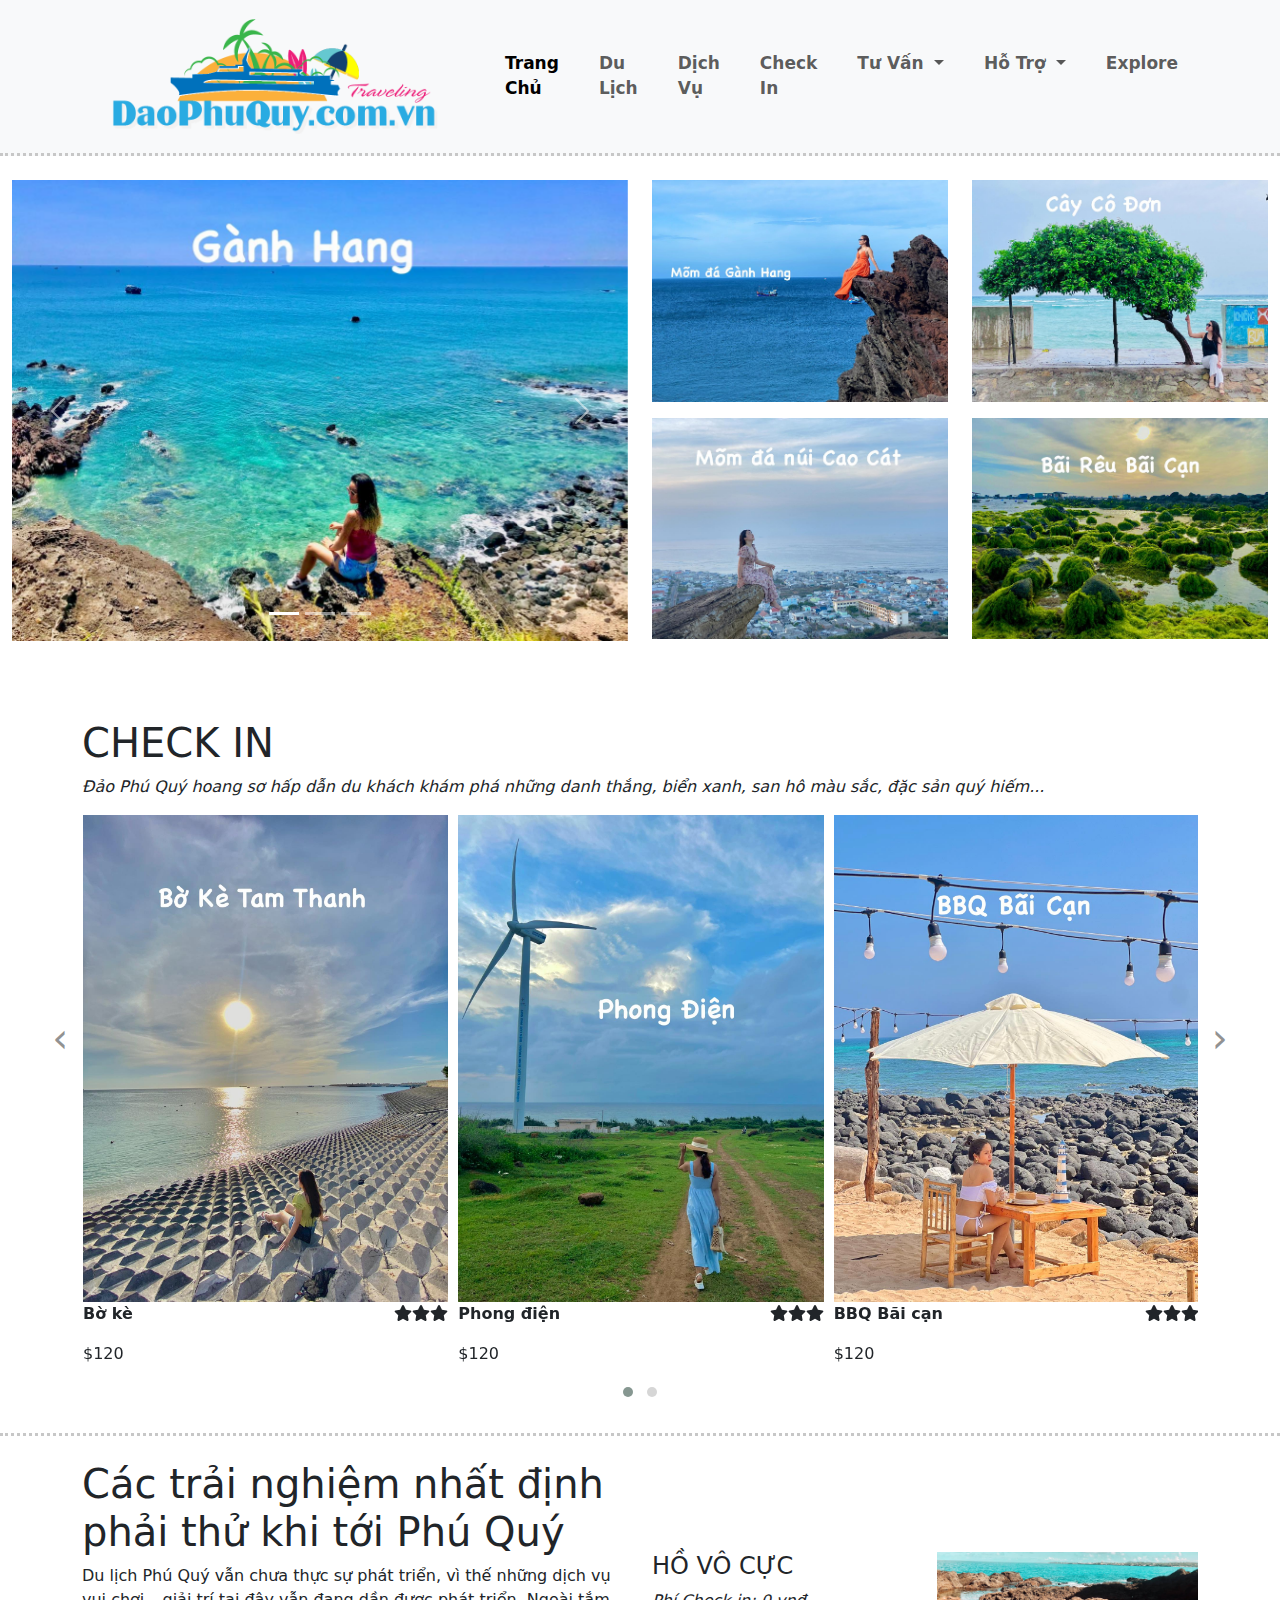
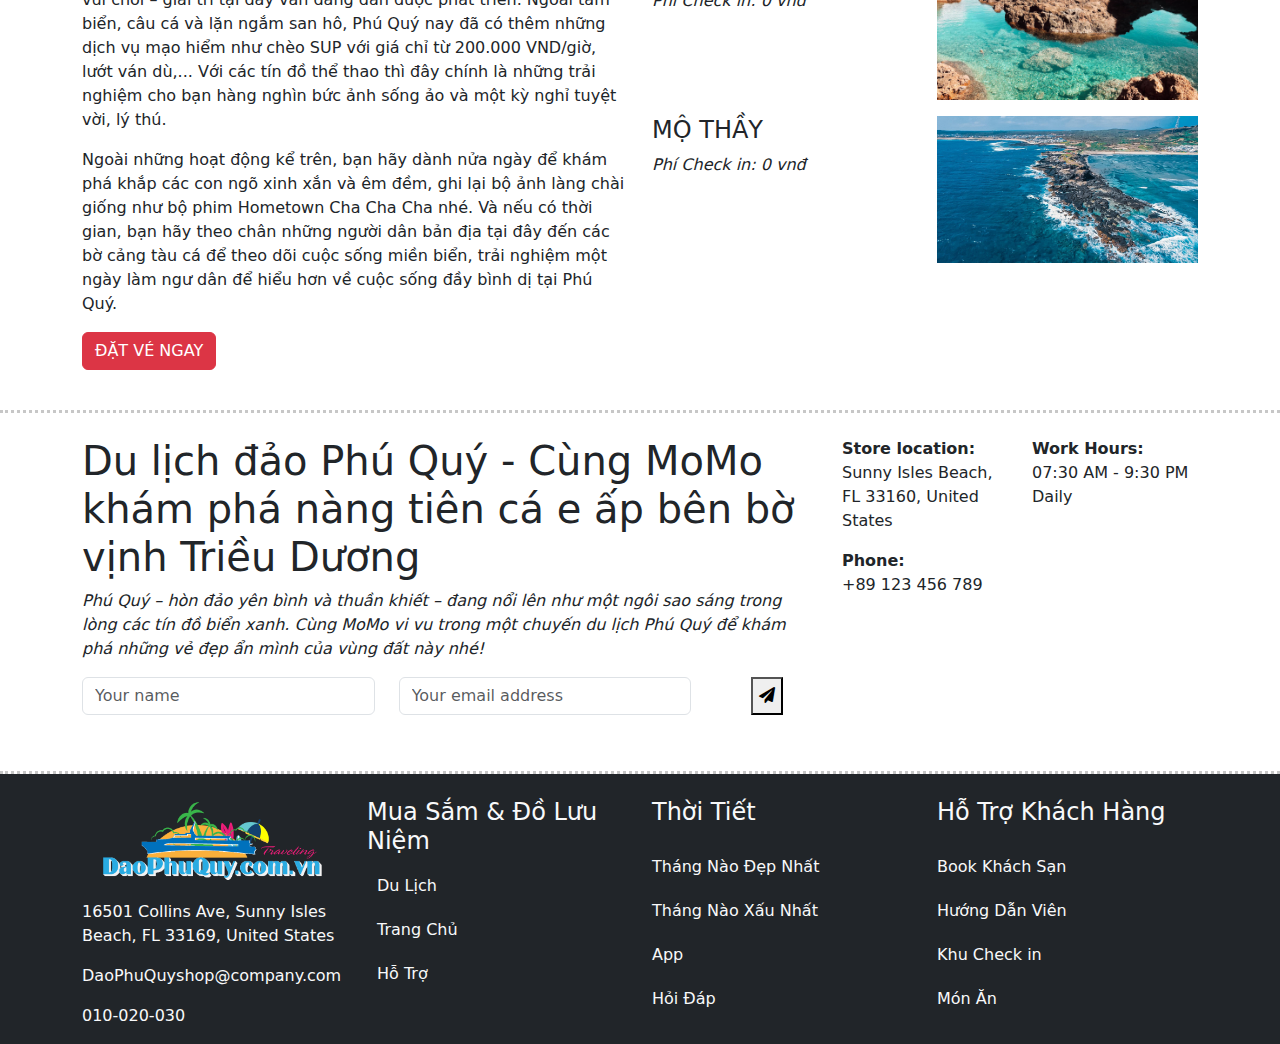
<file: men.html>
<!doctype html>
<html><!-- InstanceBegin template="/Templates/buoi2.dwt" codeOutsideHTMLIsLocked="false" -->
<head>
<meta charset="utf-8">
<meta name="viewport" content="width=device=width, initial-scale=1">
<!-- InstanceBeginEditable name="doctitle" -->
<title>Untitled Document</title>
<!-- InstanceEndEditable -->
<link rel="stylesheet" href="css/all.min.css">
	<link rel="stylesheet" href="css/bootstrap.css">
	<link rel="stylesheet" href="css/style.css">
	<link rel="stylesheet" href="css/owl.carousel.css">
	<link rel="stylesheet" href="css/owl.theme.default.css">
	<link rel="icon" href="images/favicon.png" type="image/x-icon">
<script src="js/bootstrap.bundle.min.js"></script>
<!-- InstanceBeginEditable name="head" -->
<!-- InstanceEndEditable -->
</head>

<body>
<nav class="navbar navbar-expand-lg bg-light border-bot">
  <div class="container">
    <a class="navbar-brand" href="#"><img src="images/logo1.png" alt="" class="img-fluid"></a>
    <button class="navbar-toggler" type="button" data-bs-toggle="collapse" data-bs-target="#navbarSupportedContent" aria-controls="navbarSupportedContent" aria-expanded="false" aria-label="Toggle navigation">
      <span class="navbar-toggler-icon"></span>
    </button>
    <div class="collapse navbar-collapse" id="navbarSupportedContent">
      <ul class="navbar-nav ms-auto mb-2 mb-lg-0">
        <li class="nav-item">
      <a class="nav-link active" aria-current="page" href="index.html">Trang Chủ</a>
        </li>
        <li class="nav-item">
          <a class="nav-link" href="men.html">Du Lịch</a>
        </li>
		<li class="nav-item">
          <a class="nav-link" href="#">Dịch Vụ</a>
        </li>
		<li class="nav-item">
          <a class="nav-link" href="#">Check In</a>
        </li>
        <li class="nav-item dropdown">
          <a class="nav-link dropdown-toggle" href="#" role="button" data-bs-toggle="dropdown" aria-expanded="false">
            Tư Vấn
          </a>
          <ul class="dropdown-menu">
            <li><a class="dropdown-item" href="#">Khách Sạn</a></li>
            <li><a class="dropdown-item" href="#">Điểm Vui Chơi</a></li>
          
            <li><a class="dropdown-item" href="#">Hướng dẫn viên</a></li>
          </ul>
        </li>
		  <li class="nav-item dropdown">
          <a class="nav-link dropdown-toggle" href="#" role="button" data-bs-toggle="dropdown" aria-expanded="false">
            Hỗ Trợ
          </a>
          <ul class="dropdown-menu">
            <li><a class="dropdown-item" href="#">Chăm Sóc</a></li>
            <li><a class="dropdown-item" href="#">Báo Lỗi</a></li>
          
            <li><a class="dropdown-item" href="#">Hỏi online</a></li>
          </ul>
        </li>
        <li class="nav-item">
          <a class="nav-link" href="explore.html">Explore</a>
        </li>
      </ul>
  
    </div>
  </div>
</nav>
<!--xong navbar-->	
<!-- InstanceBeginEditable name="Fullwidth" -->
<main><section id="banner">
<div class="container-fluid py-4">
<div class="row">
<div class="col-lg-6 mb-3">
<div id="carouselExampleIndicators" class="carousel slide">
  <div class="carousel-indicators">
    <button type="button" data-bs-target="#carouselExampleIndicators" data-bs-slide-to="0" class="active" aria-current="true" aria-label="Slide 1"></button>
    <button type="button" data-bs-target="#carouselExampleIndicators" data-bs-slide-to="1" aria-label="Slide 2"></button>
    <button type="button" data-bs-target="#carouselExampleIndicators" data-bs-slide-to="2" aria-label="Slide 3"></button>
  </div>
  <div class="carousel-inner">
    <div class="carousel-item active">
      <img src="images/c1.jpg" class="d-block w-100" alt="...">
    </div>
    <div class="carousel-item">
      <img src="images/c2.jpg" class="d-block w-100" alt="...">
    </div>
    <div class="carousel-item">
      <img src="images/c3.jpg" class="d-block w-100" alt="...">
    </div>
  </div>
  <button class="carousel-control-prev" type="button" data-bs-target="#carouselExampleIndicators" data-bs-slide="prev">
    <span class="carousel-control-prev-icon" aria-hidden="true"></span>
    <span class="visually-hidden">Previous</span>
  </button>
  <button class="carousel-control-next" type="button" data-bs-target="#carouselExampleIndicators" data-bs-slide="next">
    <span class="carousel-control-next-icon" aria-hidden="true"></span>
    <span class="visually-hidden">Next</span>
  </button>
</div>
</div>
 <div class="col-lg-6 mb-3">
 <div class="row">
 <div class="col-lg-6 mb-3">
	 <div class="banner-r">
	 <img src="images/c8.jpg" alt="" class="img-fluid">
	 <div class="cover">
		 <h4>Gành Hang</h4>
		 <p> Dãy Núi Màu Đỏ Nâu </p>
		 <button type="button" class="btn btn-outline-danger">Go</button>
		 </div>
	 </div>
	</div>
<div class="col-lg-6 mb-3">
	<div class="banner-r">
	 <img src="images/c7.jpg" alt="" class="img-fluid">
	 <div class="cover">
		 <h4>Cây Cô Đơn</h4>
		 <p> Cành Cây Hướng Về 1 Người </p>
		 <button type="button" class="btn btn-outline-danger">Go</button>
		 </div>
	 </div></div>
</div>
<div class="row">
<div class="col-lg-6 mb-3">
	<div class="banner-r">
	 <img src="images/c4.jpg" alt="" class="img-fluid">
	 <div class="cover">
		 <h4>Núi Cao Cát</h4>
		 <p> Mõm Đá Vương Lên Cao </p>
		 <button type="button" class="btn btn-outline-danger">Go</button>
		 </div>
	 </div>
</div>
<div class="col-lg-6 mb-3">
	<div class="banner-r">
	 <img src="images/c12.jpg" alt="" class="img-fluid">
	 <div class="cover">
		 <h4>Bãi Rêu Cạn</h4>
		 <p> Những Bãi Rêu Như Hòn Đảo </p>
		 <button type="button" class="btn btn-outline-danger">Go</button>
		 </div>
	 </div>
</div>
</div>		
	 </div>
		</div>
	</div>
</section>
<section id="men" class="border-bot"> 
	<div class="container py-4">
	<h1>CHECK IN</h1>
	<p><i>Đảo Phú Quý hoang sơ hấp dẫn du khách khám phá những danh thắng, biển xanh, san hô màu sắc, đặc sản quý hiếm...</i></p>
	<div class="row">
		<div class="owl-carousel owl-theme" id="sp-men">
		<div class="item">
			<div class="hinh"><img src="images/c11.jpg" alt="">
		<div class="icon">
			<a href="#"><i class="fas fa-eye"></i></a>
			<a href="#"><i class="fas fa-shopping-cart"></i></a>
			<a href="#"><i class="fas fa-star"></i></a>
				</div></div>
		<p class="d-flex justify-content-between"><b class="text-dark">Bờ kè</b><b><i class="fas fa-star"></i><i class="fas fa-star"></i><i class="fas fa-star"></i></b></p><p>$120</p>
		</div>
			<div class="item">
			<div class="hinh"><img src="images/c6.jpg" alt="">
		<div class="icon">
			<a href="#"><i class="fas fa-eye"></i></a>
			<a href="#"><i class="fas fa-shopping-cart"></i></a>
			<a href="#"><i class="fas fa-star"></i></a>
				</div></div>
		<p class="d-flex justify-content-between"><b class="text-dark">Phong điện</b><b><i class="fas fa-star"></i><i class="fas fa-star"></i><i class="fas fa-star"></i></b></p><p>$120</p>
		</div>
			<div class="item">
			<div class="hinh"><img src="images/c13.jpg" alt="">
		<div class="icon">
			<a href="#"><i class="fas fa-eye"></i></a>
			<a href="#"><i class="fas fa-shopping-cart"></i></a>
			<a href="#"><i class="fas fa-star"></i></a>
				</div></div>
		<p class="d-flex justify-content-between"><b class="text-dark">BBQ Bãi cạn</b><b><i class="fas fa-star"></i><i class="fas fa-star"></i><i class="fas fa-star"></i></b></p><p>$120</p>
		</div>
			<div class="item">
			<div class="hinh"><img src="images/c6.jpg" alt="">
		<div class="icon">
			<a href="#"><i class="fas fa-eye"></i></a>
			<a href="#"><i class="fas fa-shopping-cart"></i></a>
			<a href="#"><i class="fas fa-star"></i></a>
				</div></div>
		<p class="d-flex justify-content-between"><b class="text-dark">Phong điện</b><b><i class="fas fa-star"></i><i class="fas fa-star"></i><i class="fas fa-star"></i></b></p><p>$120</p>
		</div>
			
			
		</div>
		</div>
	</div>
	</section>
<section id="explore" class="border-bot"> <div class="container py-4">
	<div class="row d-flex align-items-center"><div class="col-xl-6 mb-3">
		<h1>Các trải nghiệm nhất định phải thử khi tới Phú Quý</h1>
		<p>Du lịch Phú Quý vẫn chưa thực sự phát triển, vì thế những dịch vụ vui chơi – giải trí tại đây vẫn đang dần được phát triển. Ngoài tắm biển, câu cá và lặn ngắm san hô, Phú Quý nay đã có thêm những dịch vụ mạo hiểm như chèo SUP với giá chỉ từ 200.000 VND/giờ, lướt ván dù,...

Với các tín đồ thể thao thì đây chính là những trải nghiệm cho bạn hàng nghìn bức ảnh sống ảo và một kỳ nghỉ tuyệt vời, lý thú.</p>
		<p>Ngoài những hoạt động kể trên, bạn hãy dành nửa ngày để khám phá khắp các con ngõ xinh xắn và êm đềm, ghi lại bộ ảnh làng chài giống như bộ phim Hometown Cha Cha Cha nhé.
		Và nếu có thời gian, bạn hãy theo chân những người dân bản địa tại đây đến các bờ cảng tàu cá để theo dõi cuộc sống miền biển, trải nghiệm một ngày làm ngư dân để hiểu hơn về cuộc sống đầy bình dị tại Phú Quý.</p>
		<button type="button" class="btn btn-danger">ĐẶT VÉ NGAY</button>
		</div>
	<div class="col-xl-6 mb-3">
		<div class="row">
		<div class="col-lg-6 mb-3">
			<div class="box">
			<h4 class="text-uppercase">Hồ Vô Cực</h4>
			<p><i>Phí Check in: 0 vnđ</i></p></div></div>
		<div class="col-lg-6 mb-3"> <img src="images/h3.jpg" alt="" class="img-fluid"></div></div><div class="row">
		<div class="col-lg-6 mb-3">
			<div class="box">
			<h4 class="text-uppercase">Mộ Thầy</h4>
			<p><i>Phí Check in: 0 vnđ</i></p></div></div>
		<div class="col-lg-6 mb-3"> <img src="images/h15.jpg" alt="" class="img-fluid"></div>
		</div>
		</div>
	</div>
	</div>
	</section>
<section id="contatc" class="border-bot">
	<div class="container py-4">
	<div class="row">
		<div class="col-lg-8 mb-3">
		<h1>Du lịch đảo Phú Quý - Cùng MoMo khám phá nàng tiên cá e ấp bên bờ vịnh Triều Dương</h1>
		<p><i>Phú Quý – hòn đảo yên bình và thuần khiết – đang nổi lên như một ngôi sao sáng trong lòng các tín đồ biển xanh. Cùng MoMo vi vu trong một chuyến du lịch Phú Quý để khám phá những vẻ đẹp ẩn mình của vùng đất này nhé!</i></p>
		<form action="#">
			<div class="row">
			<div class="col-lg-5 mb-3">
				<input type="text" placeholder="Your name" class="form-control"></div>
			<div class="col-lg-5 mb-3">
				<input type="email" placeholder="Your email address" class="form-control"></div><div class="col-lg-2 mb-3 d-flex justify-content-center">
				<button type="button" class="btnn btn-danger"><i class="fas fa-paper-plane"></i></button>
				</div>
			</div>
			</form>
		</div>
		<div class="col-lg-4 mb-3">
		<div class="row">
			<div class="col-6"> <b class="text-dark">Store location:</b>
			<p>Sunny Isles Beach, FL 33160, United States</p></div>
			<div class="col-6"> <b class="text-dark"> Work Hours:</b>
			<p> 07:30 AM - 9:30 PM
				Daily</p>
			</div>
			</div>
		<div class="row">
			<div class="col-6"> <b class="text-dark">Phone:</b>
			<p>+89 123 456 789</p></div></div></div></div></div></section></main>
<!-- InstanceEndEditable -->
<footer class="bg-dark text-light">
	<div class="container pt-4">
	<div class="row">
		<div class="col-lg-3">
		<a href="index.html"><img src="images/logo1.png" alt="" class="img-fluid"></a>
		<p class="pt-3">16501 Collins Ave, Sunny Isles Beach, FL 33169, United States</p>
		<p>DaoPhuQuyshop@company.com</p>
		<p>010-020-030</p>
		</div>
		<div class="col-lg-3">
		<h4>Mua Sắm & Đồ Lưu Niệm</h4>
		<ul class="navbar-nav">
			<li class="nav-item"><a href="men.html" class="nav-link">Du Lịch</a></li>
			<li class="nav-item"><a href="#" class="nav-link">Trang Chủ</a></li>
			<li class="nav-item"><a href="#" class="nav-link">Hỗ Trợ</a></li>
		  </ul>
		</div>
		<div class="col-lg-3">
		<h4>Thời Tiết</h4>
			<ul class="navbar-nav">
			<li class="nav-item"><a href="#" class="nav-link"></a>Tháng Nào Đẹp Nhất</li>
			<li class="nav-item"><a href="#" class="nav-link"></a>Tháng Nào Xấu Nhất</li>
				<li class="nav-item"><a href="#" class="nav-link"></a>App</li>
				<li class="nav-item"><a href="#" class="nav-link"></a>Hỏi Đáp</li>
			</ul>
	  </div>
			<div class="col-lg-3">
			<h4>Hỗ Trợ Khách Hàng</h4>
			<ul class="navbar-nav">
			<li class="nav-item"><a href="men.html" class="nav-link"></a>Book Khách Sạn</li>
			<li class="nav-item"><a href="#" class="nav-link"></a>Hướng Dẫn Viên</li>
				<li class="nav-item"><a href="#" class="nav-link"></a>Khu Check in</li>
				<li class="nav-item"><a href="#" class="nav-link"></a>Món Ăn</li>
			</ul>
			</div>
	
	  </div>
  </div>
</footer>
<script src="js/jquery-3.6.0.min.js"></script>
<script src="js/owl.carousel.js"></script>
<script src="js/control.js"></script>
</body>
<!-- InstanceEnd --></html>
</file>
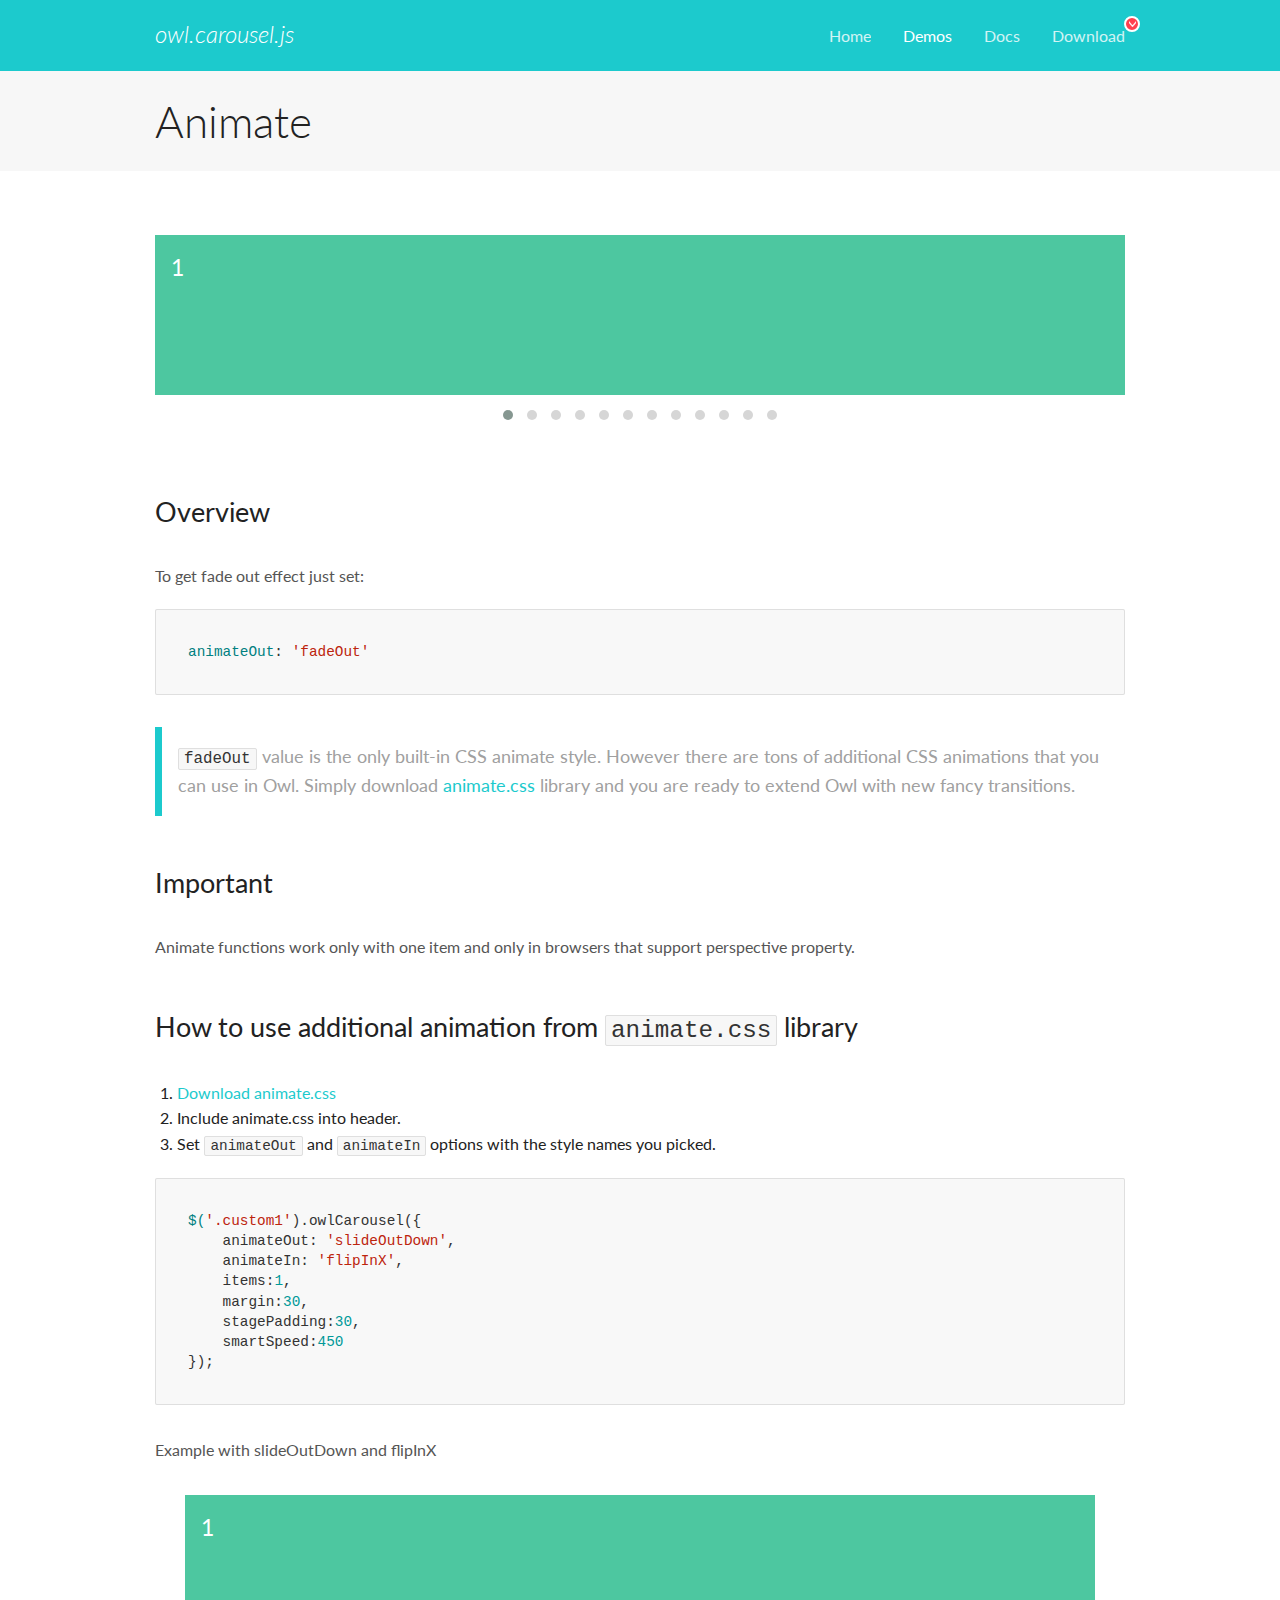
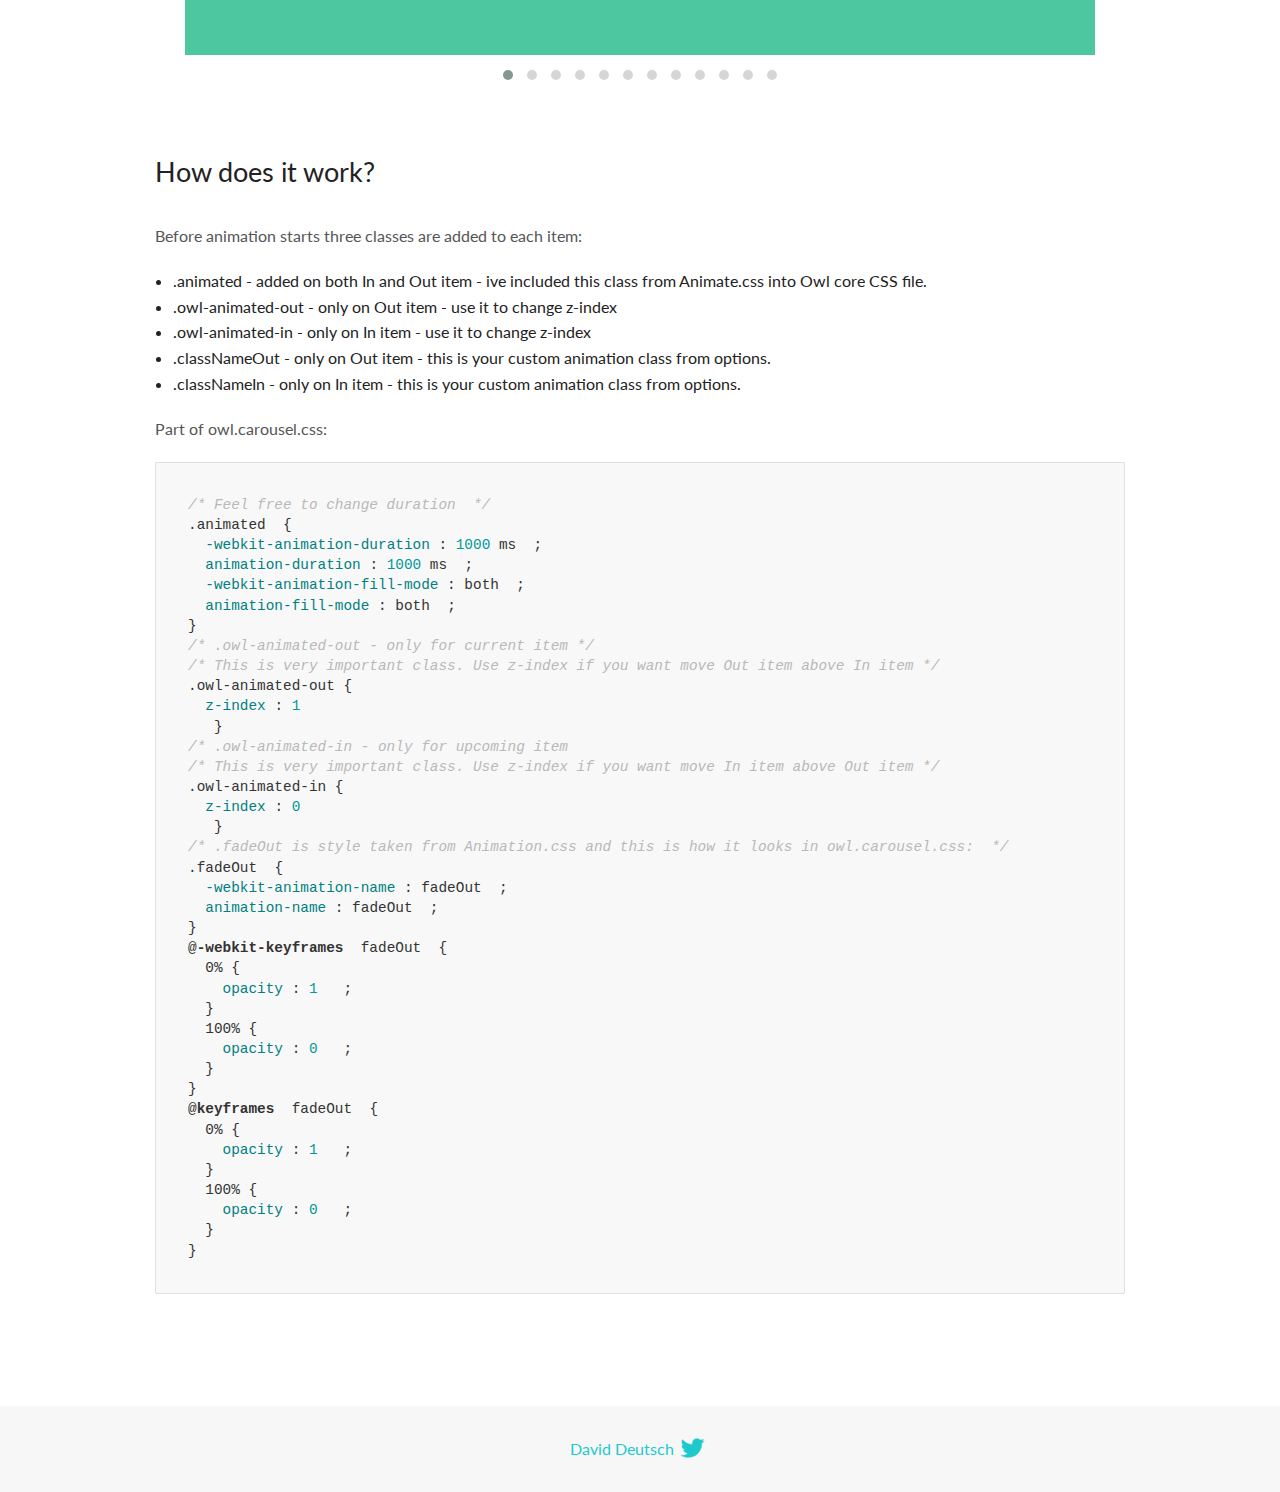
<file: owl carousel/owl carousel/OwlCarousel2-2.3.4/OwlCarousel2-2.3.4/docs/demos/animate.html>
<!DOCTYPE html>
<html lang="en">
  <head>

    <!-- head -->
    <meta charset="utf-8">
    <meta name="msapplication-tap-highlight" content="no" />
    <meta name="viewport" content="width=device-width, initial-scale=1.0" />
    <meta name="description" content="Animate carousel">
    <meta name="author" content="David Deutsch">
    <title>
      Animate Demo | Owl Carousel | 2.3.4
    </title>

    <!-- Stylesheets -->
    <link href='https://fonts.googleapis.com/css?family=Lato:300,400,700,400italic,300italic' rel='stylesheet' type='text/css'>
    <link rel="stylesheet" href="../assets/css/docs.theme.min.css">

    <!-- Owl Stylesheets -->
    <link rel="stylesheet" href="../assets/owlcarousel/assets/owl.carousel.min.css">
    <link rel="stylesheet" href="../assets/owlcarousel/assets/owl.theme.default.min.css">

    <!-- HTML5 shim and Respond.js IE8 support of HTML5 elements and media queries -->

    <!--[if lt IE 9]>
      <script src="https://oss.maxcdn.com/libs/html5shiv/3.7.0/html5shiv.js"></script>
      <script src="https://oss.maxcdn.com/libs/respond.js/1.3.0/respond.min.js"></script>
    <![endif]-->

    <!-- Favicons -->
    <link rel="apple-touch-icon-precomposed" sizes="144x144" href="../assets/ico/apple-touch-icon-144-precomposed.png">
    <link rel="shortcut icon" href="../assets/ico/favicon.png">
    <link rel="shortcut icon" href="favicon.ico">

    <!-- Yeah i know js should not be in header. Its required for demos.-->

    <!-- javascript -->
    <script src="../assets/vendors/jquery.min.js"></script>
    <script src="../assets/owlcarousel/owl.carousel.js"></script>
  </head>
  <body>

    <!-- header -->
    <header class="header">
      <div class="row">
        <div class="large-12 columns">
          <div class="brand left">
            <h3>
              <a href="/OwlCarousel2/">owl.carousel.js</a> 
            </h3>
          </div>
          <a id="toggle-nav" class="right">
            <span></span> <span></span> <span></span> 
          </a> 
          <div class="nav-bar">
            <ul class="clearfix">
              <li> <a href="/OwlCarousel2/index.html">Home</a>  </li>
              <li class="active">
                <a href="/OwlCarousel2/demos/demos.html">Demos</a> 
              </li>
              <li> <a href="/OwlCarousel2/docs/started-welcome.html">Docs</a>  </li>
              <li>
                <a href="https://github.com/OwlCarousel2/OwlCarousel2/archive/2.3.4.zip">Download</a> 
                <span class="download"></span> 
              </li>
            </ul>
          </div>
        </div>
      </div>
    </header>

    <!-- title -->
    <section class="title">
      <div class="row">
        <div class="large-12 columns">
          <h1>Animate</h1>
        </div>
      </div>
    </section>

    <!--  Demos -->
    <section id="demos">
      <div class="row">
        <div class="large-12 columns">
          <div class="fadeOut owl-carousel owl-theme">
            <div class="item">
              <h4>1</h4>
            </div>
            <div class="item">
              <h4>2</h4>
            </div>
            <div class="item">
              <h4>3</h4>
            </div>
            <div class="item">
              <h4>4</h4>
            </div>
            <div class="item">
              <h4>5</h4>
            </div>
            <div class="item">
              <h4>6</h4>
            </div>
            <div class="item">
              <h4>7</h4>
            </div>
            <div class="item">
              <h4>8</h4>
            </div>
            <div class="item">
              <h4>9</h4>
            </div>
            <div class="item">
              <h4>10</h4>
            </div>
            <div class="item">
              <h4>11</h4>
            </div>
            <div class="item">
              <h4>12</h4>
            </div>
          </div>
          <h3 id="overview">Overview</h3>
          <p>To get fade out effect just set:</p>
          <pre><code>animateOut: &#39;fadeOut&#39;</code></pre>
          <blockquote>
            <p><code>fadeOut</code> value is the only built-in CSS animate style. However there are tons of additional CSS animations that you can use in Owl. Simply download
              <a href="https://daneden.github.io/animate.css/">animate.css</a>  library and you are ready to extend Owl with new fancy transitions.</p>
          </blockquote>
          <h3 id="important">Important</h3>
          <p>Animate functions work only with one item and only in browsers that support perspective property.</p>
          <h3 id="how-to-use-additional-animation-from-animate-css-library">How to use additional animation from <code>animate.css</code> library</h3>
          <ol>
            <li> <a href="https://daneden.github.io/animate.css/">Download animate.css</a>  </li>
            <li>Include animate.css into header.</li>
            <li>Set <code>animateOut</code> and <code>animateIn</code> options with the style names you picked.</li>
          </ol>
          <pre><code>$(&#39;.custom1&#39;).owlCarousel({
    animateOut: &#39;slideOutDown&#39;,
    animateIn: &#39;flipInX&#39;,
    items:1,
    margin:30,
    stagePadding:30,
    smartSpeed:450
});</code></pre>
          <p>Example with slideOutDown and flipInX</p>
          <div class="custom1 owl-carousel owl-theme">
            <div class="item">
              <h4>1</h4>
            </div>
            <div class="item">
              <h4>2</h4>
            </div>
            <div class="item">
              <h4>3</h4>
            </div>
            <div class="item">
              <h4>4</h4>
            </div>
            <div class="item">
              <h4>5</h4>
            </div>
            <div class="item">
              <h4>6</h4>
            </div>
            <div class="item">
              <h4>7</h4>
            </div>
            <div class="item">
              <h4>8</h4>
            </div>
            <div class="item">
              <h4>9</h4>
            </div>
            <div class="item">
              <h4>10</h4>
            </div>
            <div class="item">
              <h4>11</h4>
            </div>
            <div class="item">
              <h4>12</h4>
            </div>
          </div>
          <h3 id="how-does-it-work-">How does it work?</h3>
          <p>Before animation starts three classes are added to each item:</p>
          <ul>
            <li>.animated - added on both In and Out item - ive included this class from Animate.css into Owl core CSS file.</li>
            <li>.owl-animated-out - only on Out item - use it to change z-index</li>
            <li>.owl-animated-in - only on In item - use it to change z-index</li>
            <li>.classNameOut - only on Out item - this is your custom animation class from options.</li>
            <li>.classNameIn - only on In item - this is your custom animation class from options.</li>
          </ul>
          <p>Part of owl.carousel.css:</p>
          <pre><code class="language-css"><span class="comment">/* Feel free to change duration  */</span> 
<span class="class">.animated</span>  <span class="rules">{
  <span class="rule"><span class="attribute">-webkit-animation-duration</span> :<span class="value"> <span class="number">1000</span> ms</span> </span> ;
  <span class="rule"><span class="attribute">animation-duration</span> :<span class="value"> <span class="number">1000</span> ms</span> </span> ;
  <span class="rule"><span class="attribute">-webkit-animation-fill-mode</span> :<span class="value"> both</span> </span> ;
  <span class="rule"><span class="attribute">animation-fill-mode</span> :<span class="value"> both</span> </span> ;
<span class="rule">}</span> </span> 
<span class="comment">/* .owl-animated-out - only for current item */</span> 
<span class="comment">/* This is very important class. Use z-index if you want move Out item above In item */</span> 
<span class="class">.owl-animated-out</span> <span class="rules">{
  <span class="rule"><span class="attribute">z-index</span> :<span class="value"> <span class="number">1</span> 
</span> </span> </span> }
<span class="comment">/* .owl-animated-in - only for upcoming item
/* This is very important class. Use z-index if you want move In item above Out item */</span> 
<span class="class">.owl-animated-in</span> <span class="rules">{
  <span class="rule"><span class="attribute">z-index</span> :<span class="value"> <span class="number">0</span> 
</span> </span> </span> }
<span class="comment">/* .fadeOut is style taken from Animation.css and this is how it looks in owl.carousel.css:  */</span> 
<span class="class">.fadeOut</span>  <span class="rules">{
  <span class="rule"><span class="attribute">-webkit-animation-name</span> :<span class="value"> fadeOut</span> </span> ;
  <span class="rule"><span class="attribute">animation-name</span> :<span class="value"> fadeOut</span> </span> ;
<span class="rule">}</span> </span> 
<span class="at_rule">@<span class="keyword">-webkit-keyframes</span>  fadeOut </span> {
  0% <span class="rules">{
    <span class="rule"><span class="attribute">opacity</span> :<span class="value"> <span class="number">1</span> </span> </span> ;
  <span class="rule">}</span> </span> 
  100% <span class="rules">{
    <span class="rule"><span class="attribute">opacity</span> :<span class="value"> <span class="number">0</span> </span> </span> ;
  <span class="rule">}</span> </span> 
}
<span class="at_rule">@<span class="keyword">keyframes</span>  fadeOut </span> {
  0% <span class="rules">{
    <span class="rule"><span class="attribute">opacity</span> :<span class="value"> <span class="number">1</span> </span> </span> ;
  <span class="rule">}</span> </span> 
  100% <span class="rules">{
    <span class="rule"><span class="attribute">opacity</span> :<span class="value"> <span class="number">0</span> </span> </span> ;
  <span class="rule">}</span> </span> 
}</code></pre>
          <link rel="stylesheet" href="../assets/css/animate.css">
          <script>
            jQuery(document).ready(function($) {
              $('.fadeOut').owlCarousel({
                items: 1,
                animateOut: 'fadeOut',
                loop: true,
                margin: 10,
              });
              $('.custom1').owlCarousel({
                animateOut: 'slideOutDown',
                animateIn: 'flipInX',
                items: 1,
                margin: 30,
                stagePadding: 30,
                smartSpeed: 450
              });
            });
          </script>
        </div>
      </div>
    </section>

    <!-- footer -->
    <footer class="footer">
      <div class="row">
        <div class="large-12 columns">
          <h5>
            <a href="/OwlCarousel2/docs/support-contact.html">David Deutsch</a> 
            <a id="custom-tweet-button" href="https://twitter.com/share?url=https://github.com/OwlCarousel2/OwlCarousel2&text=Owl Carousel - This is so awesome! " target="_blank"></a> 
          </h5>
        </div>
      </div>
    </footer>

    <!-- vendors -->
    <script src="../assets/vendors/highlight.js"></script>
    <script src="../assets/js/app.js"></script>
  </body>
</html>
</file>
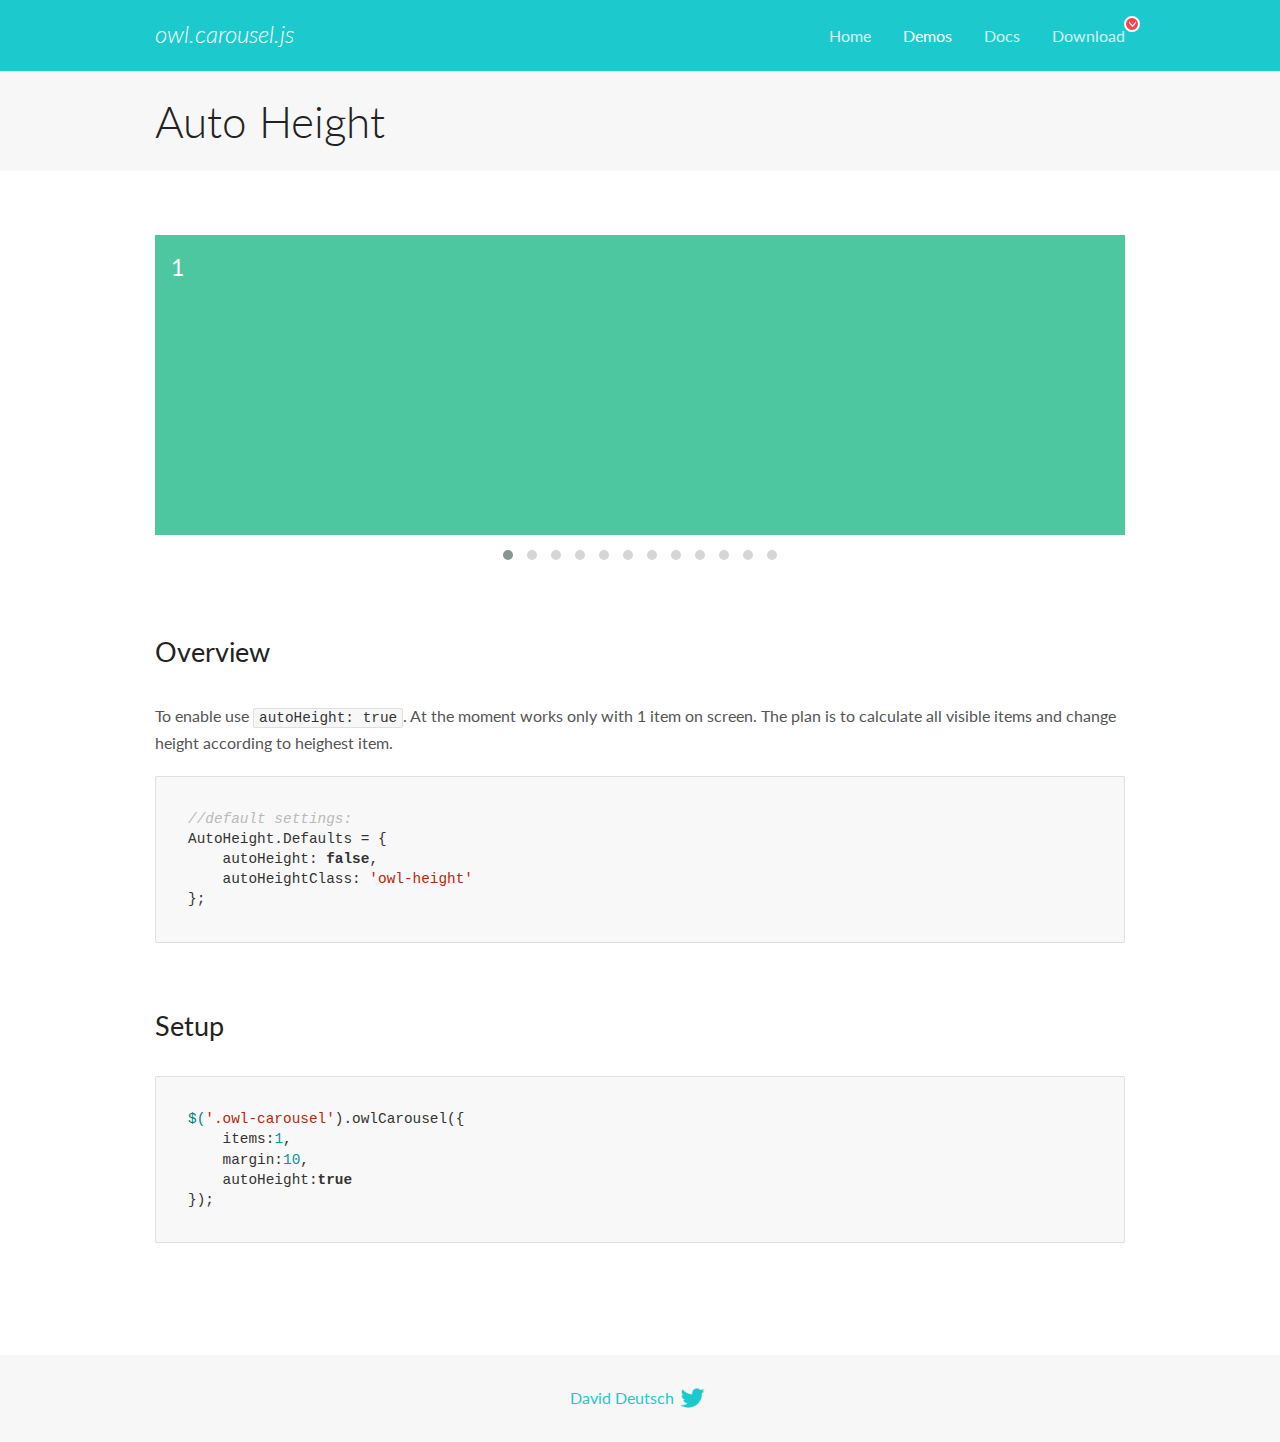
<file: owl carousel/owl carousel/OwlCarousel2-2.3.4/OwlCarousel2-2.3.4/docs/demos/autoheight.html>
<!DOCTYPE html>
<html lang="en">
  <head>

    <!-- head -->
    <meta charset="utf-8">
    <meta name="msapplication-tap-highlight" content="no" />
    <meta name="viewport" content="width=device-width, initial-scale=1.0" />
    <meta name="description" content="autoHeight usage demo">
    <meta name="author" content="David Deutsch">
    <title>
      Auto Height Demo | Owl Carousel | 2.3.4
    </title>

    <!-- Stylesheets -->
    <link href='https://fonts.googleapis.com/css?family=Lato:300,400,700,400italic,300italic' rel='stylesheet' type='text/css'>
    <link rel="stylesheet" href="../assets/css/docs.theme.min.css">

    <!-- Owl Stylesheets -->
    <link rel="stylesheet" href="../assets/owlcarousel/assets/owl.carousel.min.css">
    <link rel="stylesheet" href="../assets/owlcarousel/assets/owl.theme.default.min.css">

    <!-- HTML5 shim and Respond.js IE8 support of HTML5 elements and media queries -->

    <!--[if lt IE 9]>
      <script src="https://oss.maxcdn.com/libs/html5shiv/3.7.0/html5shiv.js"></script>
      <script src="https://oss.maxcdn.com/libs/respond.js/1.3.0/respond.min.js"></script>
    <![endif]-->

    <!-- Favicons -->
    <link rel="apple-touch-icon-precomposed" sizes="144x144" href="../assets/ico/apple-touch-icon-144-precomposed.png">
    <link rel="shortcut icon" href="../assets/ico/favicon.png">
    <link rel="shortcut icon" href="favicon.ico">

    <!-- Yeah i know js should not be in header. Its required for demos.-->

    <!-- javascript -->
    <script src="../assets/vendors/jquery.min.js"></script>
    <script src="../assets/owlcarousel/owl.carousel.js"></script>
  </head>
  <body>

    <!-- header -->
    <header class="header">
      <div class="row">
        <div class="large-12 columns">
          <div class="brand left">
            <h3>
              <a href="/OwlCarousel2/">owl.carousel.js</a> 
            </h3>
          </div>
          <a id="toggle-nav" class="right">
            <span></span> <span></span> <span></span> 
          </a> 
          <div class="nav-bar">
            <ul class="clearfix">
              <li> <a href="/OwlCarousel2/index.html">Home</a>  </li>
              <li class="active">
                <a href="/OwlCarousel2/demos/demos.html">Demos</a> 
              </li>
              <li> <a href="/OwlCarousel2/docs/started-welcome.html">Docs</a>  </li>
              <li>
                <a href="https://github.com/OwlCarousel2/OwlCarousel2/archive/2.3.4.zip">Download</a> 
                <span class="download"></span> 
              </li>
            </ul>
          </div>
        </div>
      </div>
    </header>

    <!-- title -->
    <section class="title">
      <div class="row">
        <div class="large-12 columns">
          <h1>Auto Height</h1>
        </div>
      </div>
    </section>

    <!--  Demos -->
    <section id="demos">
      <div class="row">
        <div class="large-12 columns">
          <div class="owl-carousel owl-theme">
            <div class="item" style="height:300px">
              <h4>1</h4>
            </div>
            <div class="item" style="height:100px">
              <h4>2</h4>
            </div>
            <div class="item" style="height:500px">
              <h4>3</h4>
            </div>
            <div class="item" style="height:250px">
              <h4>4</h4>
            </div>
            <div class="item" style="height:400px">
              <h4>5</h4>
            </div>
            <div class="item" style="height:500px">
              <h4>6</h4>
            </div>
            <div class="item" style="height:600px">
              <h4>7</h4>
            </div>
            <div class="item" style="height:400px">
              <h4>8</h4>
            </div>
            <div class="item" style="height:300px">
              <h4>9</h4>
            </div>
            <div class="item" style="height:350px">
              <h4>10</h4>
            </div>
            <div class="item" style="height:200px">
              <h4>11</h4>
            </div>
            <div class="item" style="height:150px">
              <h4>12</h4>
            </div>
          </div>
          <h3 id="overview">Overview</h3>
          <p>To enable use <code>autoHeight: true</code>. At the moment works only with 1 item on screen. The plan is to calculate all visible items and change height according to heighest item.</p>
          <pre><code>//default settings:
AutoHeight.Defaults = {
    autoHeight: false,
    autoHeightClass: &#39;owl-height&#39;
};</code></pre>
          <h3 id="setup">Setup</h3>
          <pre><code>$(&#39;.owl-carousel&#39;).owlCarousel({
    items:1,
    margin:10,
    autoHeight:true
});</code></pre>
          <script>
            $(document).ready(function() {
              $('.owl-carousel').owlCarousel({
                items: 1,
                margin: 10,
                autoHeight: true
              });
            })
          </script>
        </div>
      </div>
    </section>

    <!-- footer -->
    <footer class="footer">
      <div class="row">
        <div class="large-12 columns">
          <h5>
            <a href="/OwlCarousel2/docs/support-contact.html">David Deutsch</a> 
            <a id="custom-tweet-button" href="https://twitter.com/share?url=https://github.com/OwlCarousel2/OwlCarousel2&text=Owl Carousel - This is so awesome! " target="_blank"></a> 
          </h5>
        </div>
      </div>
    </footer>

    <!-- vendors -->
    <script src="../assets/vendors/highlight.js"></script>
    <script src="../assets/js/app.js"></script>
  </body>
</html>
</file>
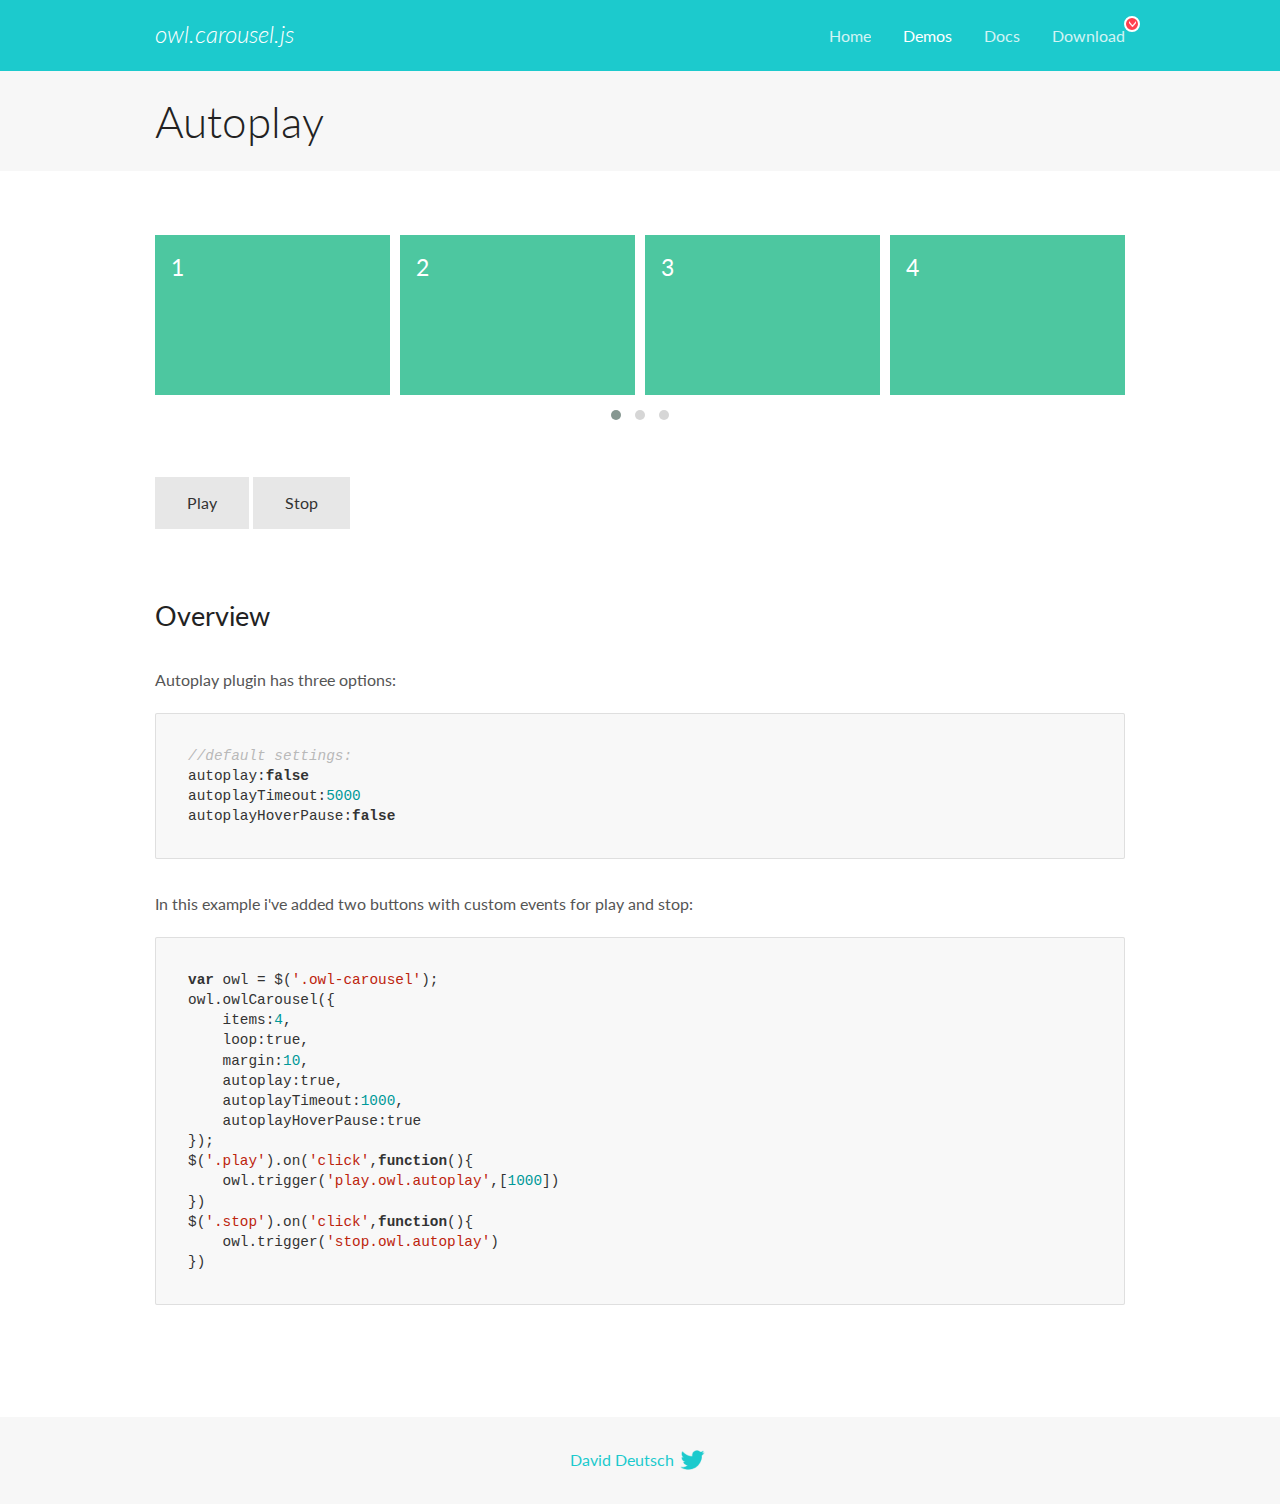
<file: owl carousel/owl carousel/OwlCarousel2-2.3.4/OwlCarousel2-2.3.4/docs/demos/autoplay.html>
<!DOCTYPE html>
<html lang="en">
  <head>

    <!-- head -->
    <meta charset="utf-8">
    <meta name="msapplication-tap-highlight" content="no" />
    <meta name="viewport" content="width=device-width, initial-scale=1.0" />
    <meta name="description" content="Autoplay usage demo">
    <meta name="author" content="David Deutsch">
    <title>
      Autoplay Demo | Owl Carousel | 2.3.4
    </title>

    <!-- Stylesheets -->
    <link href='https://fonts.googleapis.com/css?family=Lato:300,400,700,400italic,300italic' rel='stylesheet' type='text/css'>
    <link rel="stylesheet" href="../assets/css/docs.theme.min.css">

    <!-- Owl Stylesheets -->
    <link rel="stylesheet" href="../assets/owlcarousel/assets/owl.carousel.min.css">
    <link rel="stylesheet" href="../assets/owlcarousel/assets/owl.theme.default.min.css">

    <!-- HTML5 shim and Respond.js IE8 support of HTML5 elements and media queries -->

    <!--[if lt IE 9]>
      <script src="https://oss.maxcdn.com/libs/html5shiv/3.7.0/html5shiv.js"></script>
      <script src="https://oss.maxcdn.com/libs/respond.js/1.3.0/respond.min.js"></script>
    <![endif]-->

    <!-- Favicons -->
    <link rel="apple-touch-icon-precomposed" sizes="144x144" href="../assets/ico/apple-touch-icon-144-precomposed.png">
    <link rel="shortcut icon" href="../assets/ico/favicon.png">
    <link rel="shortcut icon" href="favicon.ico">

    <!-- Yeah i know js should not be in header. Its required for demos.-->

    <!-- javascript -->
    <script src="../assets/vendors/jquery.min.js"></script>
    <script src="../assets/owlcarousel/owl.carousel.js"></script>
  </head>
  <body>

    <!-- header -->
    <header class="header">
      <div class="row">
        <div class="large-12 columns">
          <div class="brand left">
            <h3>
              <a href="/OwlCarousel2/">owl.carousel.js</a> 
            </h3>
          </div>
          <a id="toggle-nav" class="right">
            <span></span> <span></span> <span></span> 
          </a> 
          <div class="nav-bar">
            <ul class="clearfix">
              <li> <a href="/OwlCarousel2/index.html">Home</a>  </li>
              <li class="active">
                <a href="/OwlCarousel2/demos/demos.html">Demos</a> 
              </li>
              <li> <a href="/OwlCarousel2/docs/started-welcome.html">Docs</a>  </li>
              <li>
                <a href="https://github.com/OwlCarousel2/OwlCarousel2/archive/2.3.4.zip">Download</a> 
                <span class="download"></span> 
              </li>
            </ul>
          </div>
        </div>
      </div>
    </header>

    <!-- title -->
    <section class="title">
      <div class="row">
        <div class="large-12 columns">
          <h1>Autoplay</h1>
        </div>
      </div>
    </section>

    <!--  Demos -->
    <section id="demos">
      <div class="row">
        <div class="large-12 columns">
          <div class="owl-carousel owl-theme">
            <div class="item">
              <h4>1</h4>
            </div>
            <div class="item">
              <h4>2</h4>
            </div>
            <div class="item">
              <h4>3</h4>
            </div>
            <div class="item">
              <h4>4</h4>
            </div>
            <div class="item">
              <h4>5</h4>
            </div>
            <div class="item">
              <h4>6</h4>
            </div>
            <div class="item">
              <h4>7</h4>
            </div>
            <div class="item">
              <h4>8</h4>
            </div>
            <div class="item">
              <h4>9</h4>
            </div>
            <div class="item">
              <h4>10</h4>
            </div>
            <div class="item">
              <h4>11</h4>
            </div>
            <div class="item">
              <h4>12</h4>
            </div>
          </div>
          <a class="button secondary play">Play</a> 
          <a class="button secondary stop">Stop</a> 
          <h3 id="overview">Overview</h3>
          <p>Autoplay plugin has three options:</p>
          <pre><code>//default settings:
autoplay:false
autoplayTimeout:5000
autoplayHoverPause:false</code></pre>
          <p>In this example i&#39;ve added two buttons with custom events for play and stop:</p>
          <pre><code>var owl = $(&#39;.owl-carousel&#39;);
owl.owlCarousel({
    items:4,
    loop:true,
    margin:10,
    autoplay:true,
    autoplayTimeout:1000,
    autoplayHoverPause:true
});
$(&#39;.play&#39;).on(&#39;click&#39;,function(){
    owl.trigger(&#39;play.owl.autoplay&#39;,[1000])
})
$(&#39;.stop&#39;).on(&#39;click&#39;,function(){
    owl.trigger(&#39;stop.owl.autoplay&#39;)
})</code></pre>
          <script>
            $(document).ready(function() {
              var owl = $('.owl-carousel');
              owl.owlCarousel({
                items: 4,
                loop: true,
                margin: 10,
                autoplay: true,
                autoplayTimeout: 1000,
                autoplayHoverPause: true
              });
              $('.play').on('click', function() {
                owl.trigger('play.owl.autoplay', [1000])
              })
              $('.stop').on('click', function() {
                owl.trigger('stop.owl.autoplay')
              })
            })
          </script>
        </div>
      </div>
    </section>

    <!-- footer -->
    <footer class="footer">
      <div class="row">
        <div class="large-12 columns">
          <h5>
            <a href="/OwlCarousel2/docs/support-contact.html">David Deutsch</a> 
            <a id="custom-tweet-button" href="https://twitter.com/share?url=https://github.com/OwlCarousel2/OwlCarousel2&text=Owl Carousel - This is so awesome! " target="_blank"></a> 
          </h5>
        </div>
      </div>
    </footer>

    <!-- vendors -->
    <script src="../assets/vendors/highlight.js"></script>
    <script src="../assets/js/app.js"></script>
  </body>
</html>
</file>
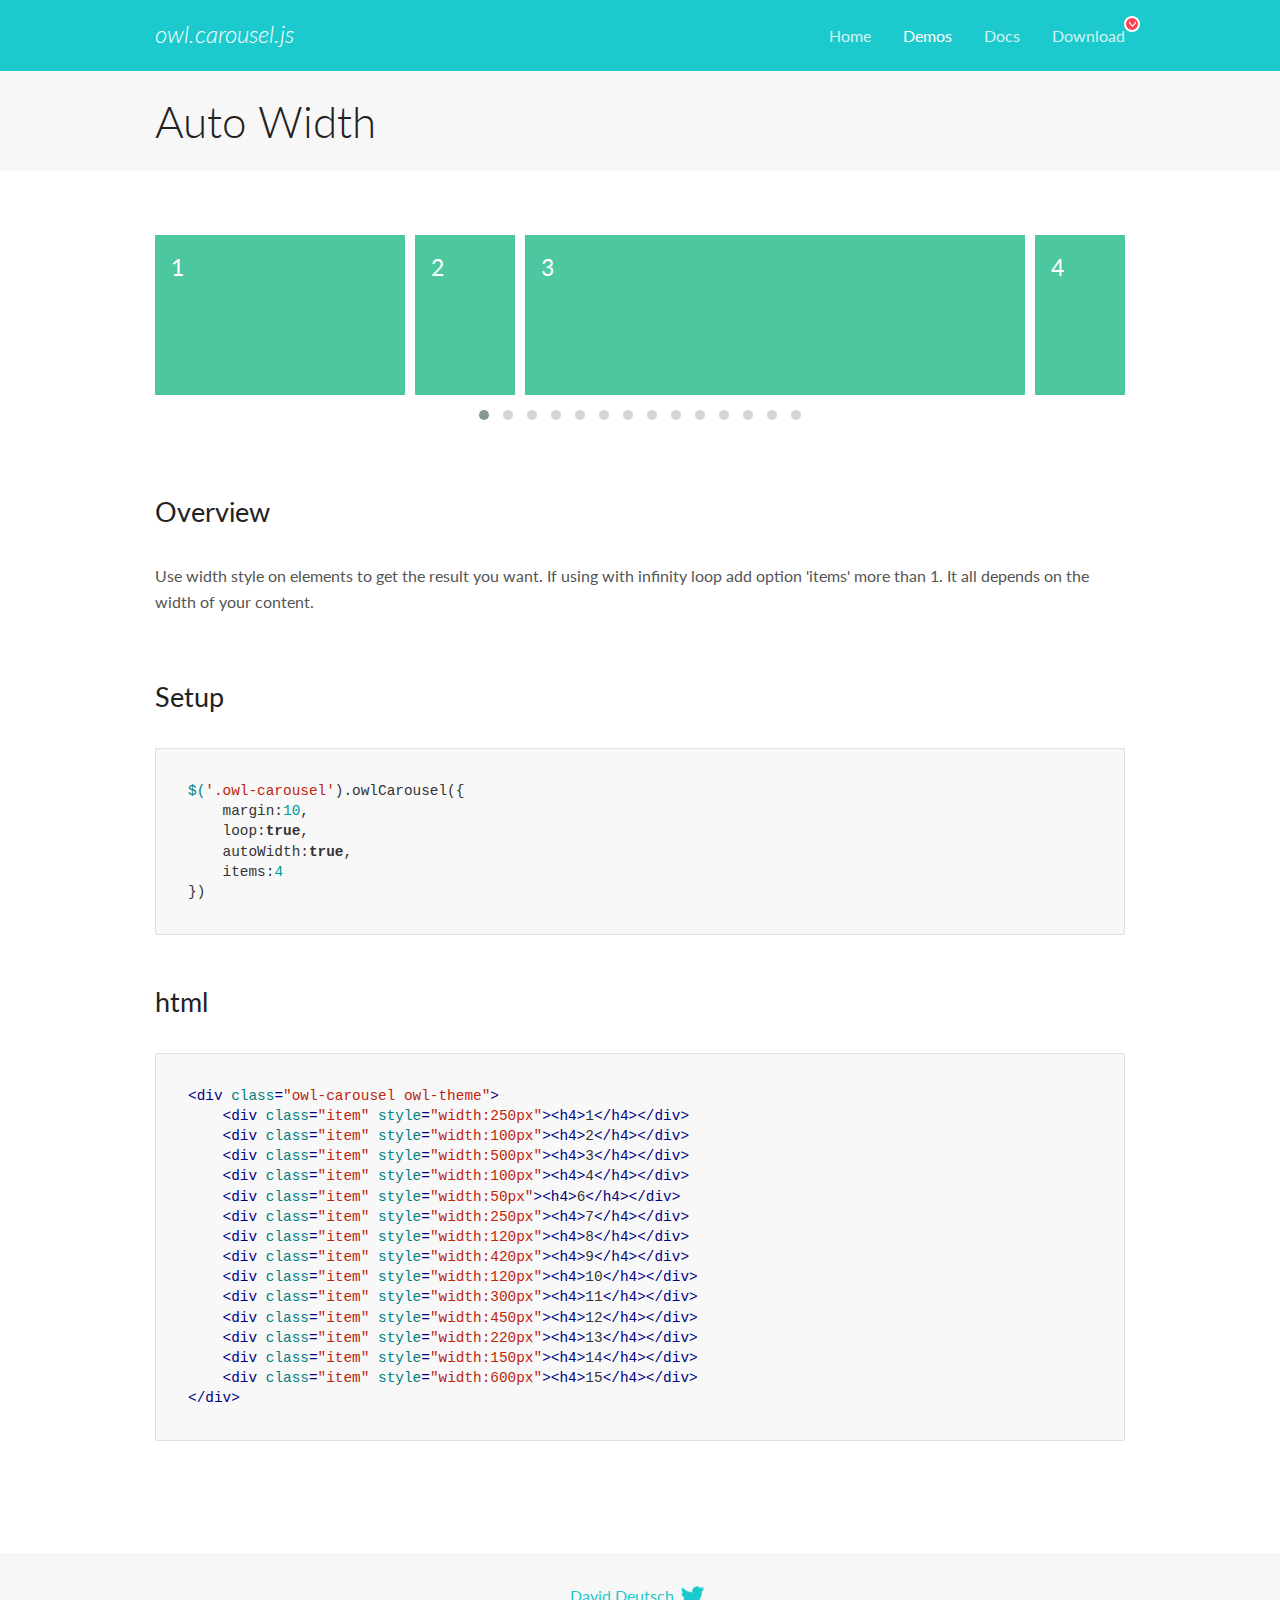
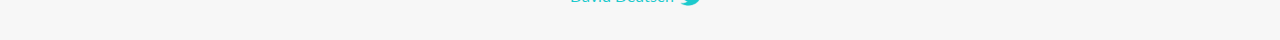
<file: owl carousel/owl carousel/OwlCarousel2-2.3.4/OwlCarousel2-2.3.4/docs/demos/autowidth.html>
<!DOCTYPE html>
<html lang="en">
  <head>

    <!-- head -->
    <meta charset="utf-8">
    <meta name="msapplication-tap-highlight" content="no" />
    <meta name="viewport" content="width=device-width, initial-scale=1.0" />
    <meta name="description" content="Auto Width">
    <meta name="author" content="David Deutsch">
    <title>
      Auto Width Demo | Owl Carousel | 2.3.4
    </title>

    <!-- Stylesheets -->
    <link href='https://fonts.googleapis.com/css?family=Lato:300,400,700,400italic,300italic' rel='stylesheet' type='text/css'>
    <link rel="stylesheet" href="../assets/css/docs.theme.min.css">

    <!-- Owl Stylesheets -->
    <link rel="stylesheet" href="../assets/owlcarousel/assets/owl.carousel.min.css">
    <link rel="stylesheet" href="../assets/owlcarousel/assets/owl.theme.default.min.css">

    <!-- HTML5 shim and Respond.js IE8 support of HTML5 elements and media queries -->

    <!--[if lt IE 9]>
      <script src="https://oss.maxcdn.com/libs/html5shiv/3.7.0/html5shiv.js"></script>
      <script src="https://oss.maxcdn.com/libs/respond.js/1.3.0/respond.min.js"></script>
    <![endif]-->

    <!-- Favicons -->
    <link rel="apple-touch-icon-precomposed" sizes="144x144" href="../assets/ico/apple-touch-icon-144-precomposed.png">
    <link rel="shortcut icon" href="../assets/ico/favicon.png">
    <link rel="shortcut icon" href="favicon.ico">

    <!-- Yeah i know js should not be in header. Its required for demos.-->

    <!-- javascript -->
    <script src="../assets/vendors/jquery.min.js"></script>
    <script src="../assets/owlcarousel/owl.carousel.js"></script>
  </head>
  <body>

    <!-- header -->
    <header class="header">
      <div class="row">
        <div class="large-12 columns">
          <div class="brand left">
            <h3>
              <a href="/OwlCarousel2/">owl.carousel.js</a> 
            </h3>
          </div>
          <a id="toggle-nav" class="right">
            <span></span> <span></span> <span></span> 
          </a> 
          <div class="nav-bar">
            <ul class="clearfix">
              <li> <a href="/OwlCarousel2/index.html">Home</a>  </li>
              <li class="active">
                <a href="/OwlCarousel2/demos/demos.html">Demos</a> 
              </li>
              <li> <a href="/OwlCarousel2/docs/started-welcome.html">Docs</a>  </li>
              <li>
                <a href="https://github.com/OwlCarousel2/OwlCarousel2/archive/2.3.4.zip">Download</a> 
                <span class="download"></span> 
              </li>
            </ul>
          </div>
        </div>
      </div>
    </header>

    <!-- title -->
    <section class="title">
      <div class="row">
        <div class="large-12 columns">
          <h1>Auto Width</h1>
        </div>
      </div>
    </section>

    <!--  Demos -->
    <section id="demos">
      <div class="row">
        <div class="large-12 columns">
          <div class="owl-carousel owl-theme">
            <div class="item" style="width:250px">
              <h4>1</h4>
            </div>
            <div class="item" style="width:100px">
              <h4>2</h4>
            </div>
            <div class="item" style="width:500px">
              <h4>3</h4>
            </div>
            <div class="item" style="width:100px">
              <h4>4</h4>
            </div>
            <div class="item" style="width:50px">
              <h4>6</h4>
            </div>
            <div class="item" style="width:250px">
              <h4>7</h4>
            </div>
            <div class="item" style="width:120px">
              <h4>8</h4>
            </div>
            <div class="item" style="width:420px">
              <h4>9</h4>
            </div>
            <div class="item" style="width:120px">
              <h4>10</h4>
            </div>
            <div class="item" style="width:300px">
              <h4>11</h4>
            </div>
            <div class="item" style="width:450px">
              <h4>12</h4>
            </div>
            <div class="item" style="width:220px">
              <h4>13</h4>
            </div>
            <div class="item" style="width:150px">
              <h4>14</h4>
            </div>
            <div class="item" style="width:600px">
              <h4>15</h4>
            </div>
          </div>
          <h3 id="overview">Overview</h3>
          <p>Use width style on elements to get the result you want. If using with infinity loop add option &#39;items&#39; more than 1. It all depends on the width of your content.</p>
          <h3 id="setup">Setup</h3>
          <pre><code>$(&#39;.owl-carousel&#39;).owlCarousel({
    margin:10,
    loop:true,
    autoWidth:true,
    items:4
})</code></pre>
          <h3 id="html">html</h3>
          <pre><code>&lt;div class=&quot;owl-carousel owl-theme&quot;&gt;
    &lt;div class=&quot;item&quot; style=&quot;width:250px&quot;&gt;&lt;h4&gt;1&lt;/h4&gt;&lt;/div&gt;
    &lt;div class=&quot;item&quot; style=&quot;width:100px&quot;&gt;&lt;h4&gt;2&lt;/h4&gt;&lt;/div&gt;
    &lt;div class=&quot;item&quot; style=&quot;width:500px&quot;&gt;&lt;h4&gt;3&lt;/h4&gt;&lt;/div&gt;
    &lt;div class=&quot;item&quot; style=&quot;width:100px&quot;&gt;&lt;h4&gt;4&lt;/h4&gt;&lt;/div&gt;
    &lt;div class=&quot;item&quot; style=&quot;width:50px&quot;&gt;&lt;h4&gt;6&lt;/h4&gt;&lt;/div&gt;
    &lt;div class=&quot;item&quot; style=&quot;width:250px&quot;&gt;&lt;h4&gt;7&lt;/h4&gt;&lt;/div&gt;
    &lt;div class=&quot;item&quot; style=&quot;width:120px&quot;&gt;&lt;h4&gt;8&lt;/h4&gt;&lt;/div&gt;
    &lt;div class=&quot;item&quot; style=&quot;width:420px&quot;&gt;&lt;h4&gt;9&lt;/h4&gt;&lt;/div&gt;
    &lt;div class=&quot;item&quot; style=&quot;width:120px&quot;&gt;&lt;h4&gt;10&lt;/h4&gt;&lt;/div&gt;
    &lt;div class=&quot;item&quot; style=&quot;width:300px&quot;&gt;&lt;h4&gt;11&lt;/h4&gt;&lt;/div&gt;
    &lt;div class=&quot;item&quot; style=&quot;width:450px&quot;&gt;&lt;h4&gt;12&lt;/h4&gt;&lt;/div&gt;
    &lt;div class=&quot;item&quot; style=&quot;width:220px&quot;&gt;&lt;h4&gt;13&lt;/h4&gt;&lt;/div&gt;
    &lt;div class=&quot;item&quot; style=&quot;width:150px&quot;&gt;&lt;h4&gt;14&lt;/h4&gt;&lt;/div&gt;
    &lt;div class=&quot;item&quot; style=&quot;width:600px&quot;&gt;&lt;h4&gt;15&lt;/h4&gt;&lt;/div&gt;
&lt;/div&gt;</code></pre>
          <script>
            $(document).ready(function() {
              $('.owl-carousel').owlCarousel({
                margin: 10,
                loop: true,
                autoWidth: true,
                items: 4
              })
            })
          </script>
        </div>
      </div>
    </section>

    <!-- footer -->
    <footer class="footer">
      <div class="row">
        <div class="large-12 columns">
          <h5>
            <a href="/OwlCarousel2/docs/support-contact.html">David Deutsch</a> 
            <a id="custom-tweet-button" href="https://twitter.com/share?url=https://github.com/OwlCarousel2/OwlCarousel2&text=Owl Carousel - This is so awesome! " target="_blank"></a> 
          </h5>
        </div>
      </div>
    </footer>

    <!-- vendors -->
    <script src="../assets/vendors/highlight.js"></script>
    <script src="../assets/js/app.js"></script>
  </body>
</html>
</file>
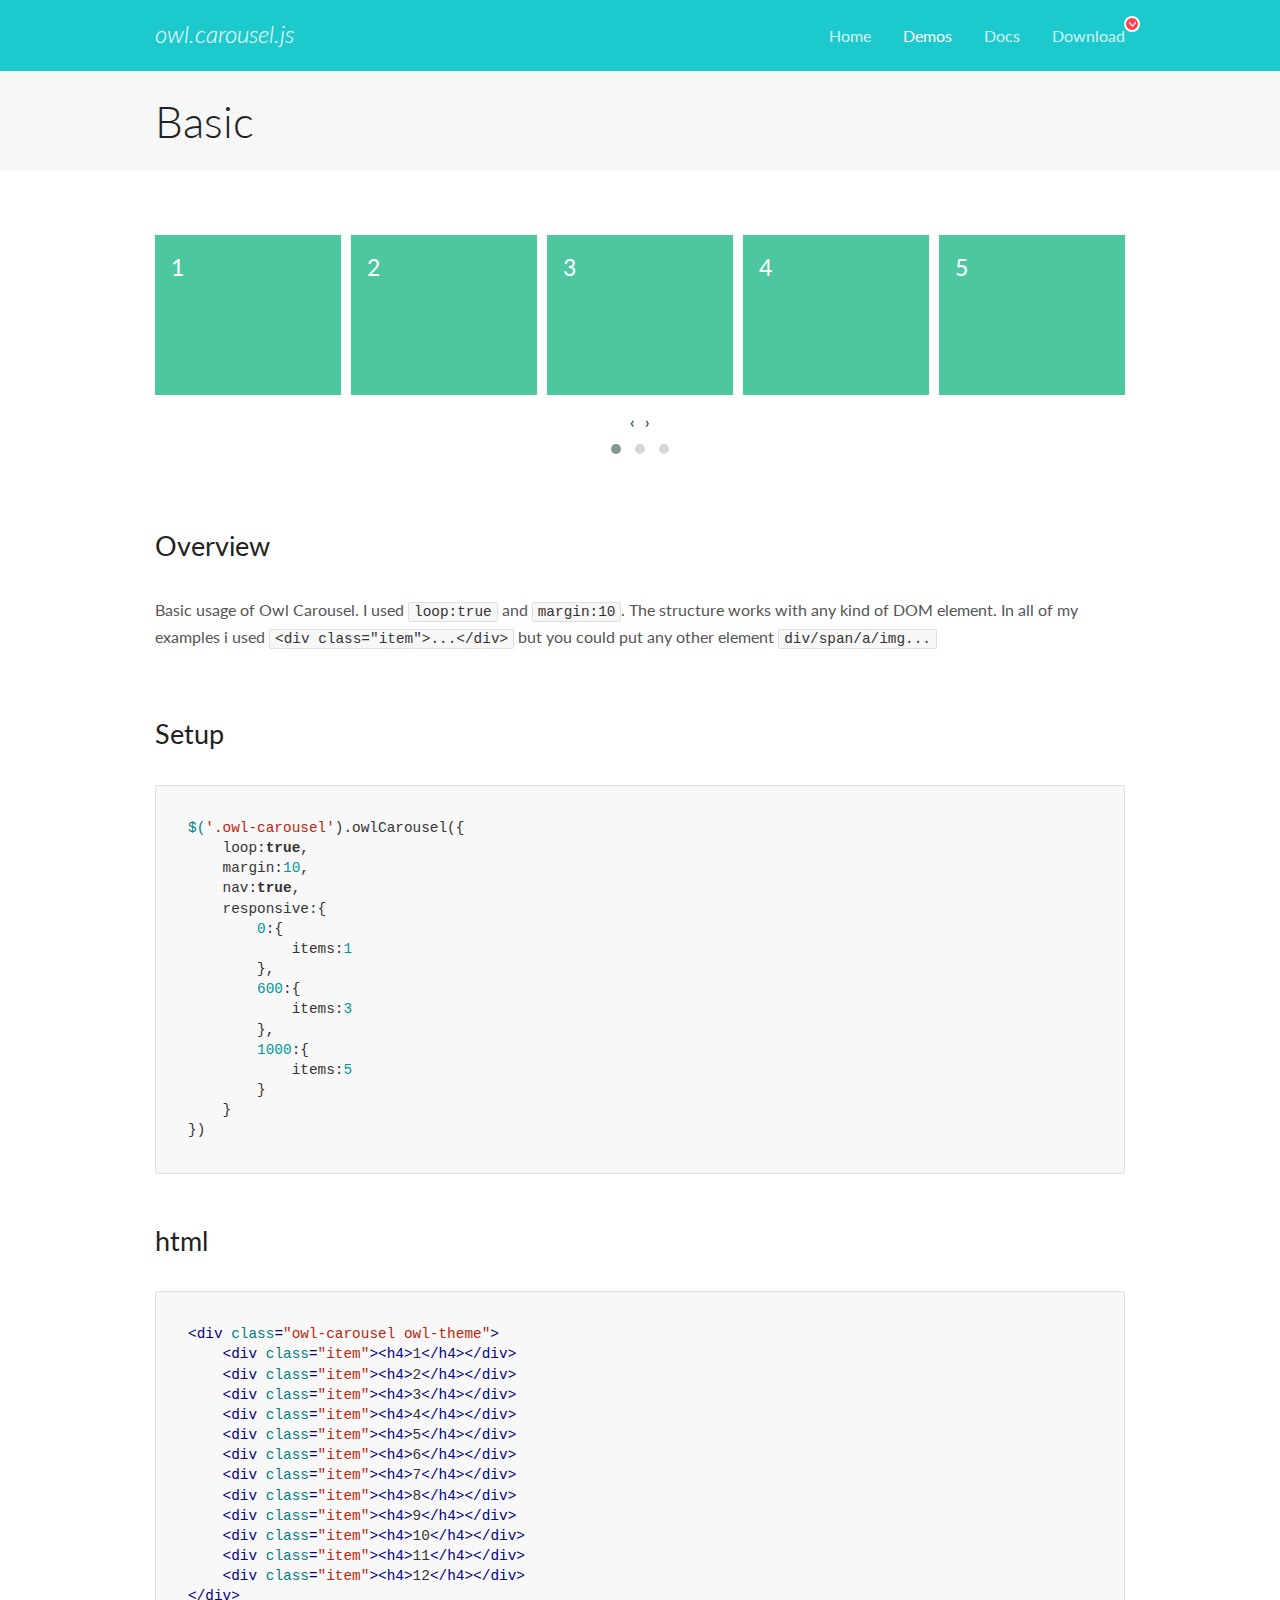
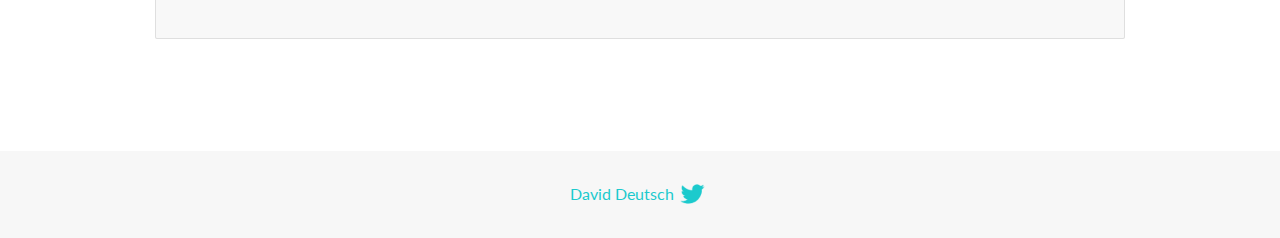
<file: owl carousel/owl carousel/OwlCarousel2-2.3.4/OwlCarousel2-2.3.4/docs/demos/basic.html>
<!DOCTYPE html>
<html lang="en">
  <head>

    <!-- head -->
    <meta charset="utf-8">
    <meta name="msapplication-tap-highlight" content="no" />
    <meta name="viewport" content="width=device-width, initial-scale=1.0" />
    <meta name="description" content="Basic usage demo">
    <meta name="author" content="David Deutsch">
    <title>
      Basic Demo | Owl Carousel | 2.3.4
    </title>

    <!-- Stylesheets -->
    <link href='https://fonts.googleapis.com/css?family=Lato:300,400,700,400italic,300italic' rel='stylesheet' type='text/css'>
    <link rel="stylesheet" href="../assets/css/docs.theme.min.css">

    <!-- Owl Stylesheets -->
    <link rel="stylesheet" href="../assets/owlcarousel/assets/owl.carousel.min.css">
    <link rel="stylesheet" href="../assets/owlcarousel/assets/owl.theme.default.min.css">

    <!-- HTML5 shim and Respond.js IE8 support of HTML5 elements and media queries -->

    <!--[if lt IE 9]>
      <script src="https://oss.maxcdn.com/libs/html5shiv/3.7.0/html5shiv.js"></script>
      <script src="https://oss.maxcdn.com/libs/respond.js/1.3.0/respond.min.js"></script>
    <![endif]-->

    <!-- Favicons -->
    <link rel="apple-touch-icon-precomposed" sizes="144x144" href="../assets/ico/apple-touch-icon-144-precomposed.png">
    <link rel="shortcut icon" href="../assets/ico/favicon.png">
    <link rel="shortcut icon" href="favicon.ico">

    <!-- Yeah i know js should not be in header. Its required for demos.-->

    <!-- javascript -->
    <script src="../assets/vendors/jquery.min.js"></script>
    <script src="../assets/owlcarousel/owl.carousel.js"></script>
  </head>
  <body>

    <!-- header -->
    <header class="header">
      <div class="row">
        <div class="large-12 columns">
          <div class="brand left">
            <h3>
              <a href="/OwlCarousel2/">owl.carousel.js</a> 
            </h3>
          </div>
          <a id="toggle-nav" class="right">
            <span></span> <span></span> <span></span> 
          </a> 
          <div class="nav-bar">
            <ul class="clearfix">
              <li> <a href="/OwlCarousel2/index.html">Home</a>  </li>
              <li class="active">
                <a href="/OwlCarousel2/demos/demos.html">Demos</a> 
              </li>
              <li> <a href="/OwlCarousel2/docs/started-welcome.html">Docs</a>  </li>
              <li>
                <a href="https://github.com/OwlCarousel2/OwlCarousel2/archive/2.3.4.zip">Download</a> 
                <span class="download"></span> 
              </li>
            </ul>
          </div>
        </div>
      </div>
    </header>

    <!-- title -->
    <section class="title">
      <div class="row">
        <div class="large-12 columns">
          <h1>Basic</h1>
        </div>
      </div>
    </section>

    <!--  Demos -->
    <section id="demos">
      <div class="row">
        <div class="large-12 columns">
          <div class="owl-carousel owl-theme">
            <div class="item">
              <h4>1</h4>
            </div>
            <div class="item">
              <h4>2</h4>
            </div>
            <div class="item">
              <h4>3</h4>
            </div>
            <div class="item">
              <h4>4</h4>
            </div>
            <div class="item">
              <h4>5</h4>
            </div>
            <div class="item">
              <h4>6</h4>
            </div>
            <div class="item">
              <h4>7</h4>
            </div>
            <div class="item">
              <h4>8</h4>
            </div>
            <div class="item">
              <h4>9</h4>
            </div>
            <div class="item">
              <h4>10</h4>
            </div>
            <div class="item">
              <h4>11</h4>
            </div>
            <div class="item">
              <h4>12</h4>
            </div>
          </div>
          <h3 id="overview">Overview</h3>
          <p>Basic usage of Owl Carousel. I used <code>loop:true</code> and <code>margin:10</code>. The structure works with any kind of DOM element. In all of my examples i used <code>&lt;div class=&quot;item&quot;&gt;...&lt;/div&gt;</code> but you could
            put any other element <code>div/span/a/img...</code></p>
          <h3 id="setup">Setup</h3>
          <pre><code>$(&#39;.owl-carousel&#39;).owlCarousel({
    loop:true,
    margin:10,
    nav:true,
    responsive:{
        0:{
            items:1
        },
        600:{
            items:3
        },
        1000:{
            items:5
        }
    }
})</code></pre>
          <h3 id="html">html</h3>
          <pre><code>&lt;div class=&quot;owl-carousel owl-theme&quot;&gt;
    &lt;div class=&quot;item&quot;&gt;&lt;h4&gt;1&lt;/h4&gt;&lt;/div&gt;
    &lt;div class=&quot;item&quot;&gt;&lt;h4&gt;2&lt;/h4&gt;&lt;/div&gt;
    &lt;div class=&quot;item&quot;&gt;&lt;h4&gt;3&lt;/h4&gt;&lt;/div&gt;
    &lt;div class=&quot;item&quot;&gt;&lt;h4&gt;4&lt;/h4&gt;&lt;/div&gt;
    &lt;div class=&quot;item&quot;&gt;&lt;h4&gt;5&lt;/h4&gt;&lt;/div&gt;
    &lt;div class=&quot;item&quot;&gt;&lt;h4&gt;6&lt;/h4&gt;&lt;/div&gt;
    &lt;div class=&quot;item&quot;&gt;&lt;h4&gt;7&lt;/h4&gt;&lt;/div&gt;
    &lt;div class=&quot;item&quot;&gt;&lt;h4&gt;8&lt;/h4&gt;&lt;/div&gt;
    &lt;div class=&quot;item&quot;&gt;&lt;h4&gt;9&lt;/h4&gt;&lt;/div&gt;
    &lt;div class=&quot;item&quot;&gt;&lt;h4&gt;10&lt;/h4&gt;&lt;/div&gt;
    &lt;div class=&quot;item&quot;&gt;&lt;h4&gt;11&lt;/h4&gt;&lt;/div&gt;
    &lt;div class=&quot;item&quot;&gt;&lt;h4&gt;12&lt;/h4&gt;&lt;/div&gt;
&lt;/div&gt;</code></pre>
          <script>
            $(document).ready(function() {
              var owl = $('.owl-carousel');
              owl.owlCarousel({
                margin: 10,
                nav: true,
                loop: true,
                responsive: {
                  0: {
                    items: 1
                  },
                  600: {
                    items: 3
                  },
                  1000: {
                    items: 5
                  }
                }
              })
            })
          </script>
        </div>
      </div>
    </section>

    <!-- footer -->
    <footer class="footer">
      <div class="row">
        <div class="large-12 columns">
          <h5>
            <a href="/OwlCarousel2/docs/support-contact.html">David Deutsch</a> 
            <a id="custom-tweet-button" href="https://twitter.com/share?url=https://github.com/OwlCarousel2/OwlCarousel2&text=Owl Carousel - This is so awesome! " target="_blank"></a> 
          </h5>
        </div>
      </div>
    </footer>

    <!-- vendors -->
    <script src="../assets/vendors/highlight.js"></script>
    <script src="../assets/js/app.js"></script>
  </body>
</html>
</file>
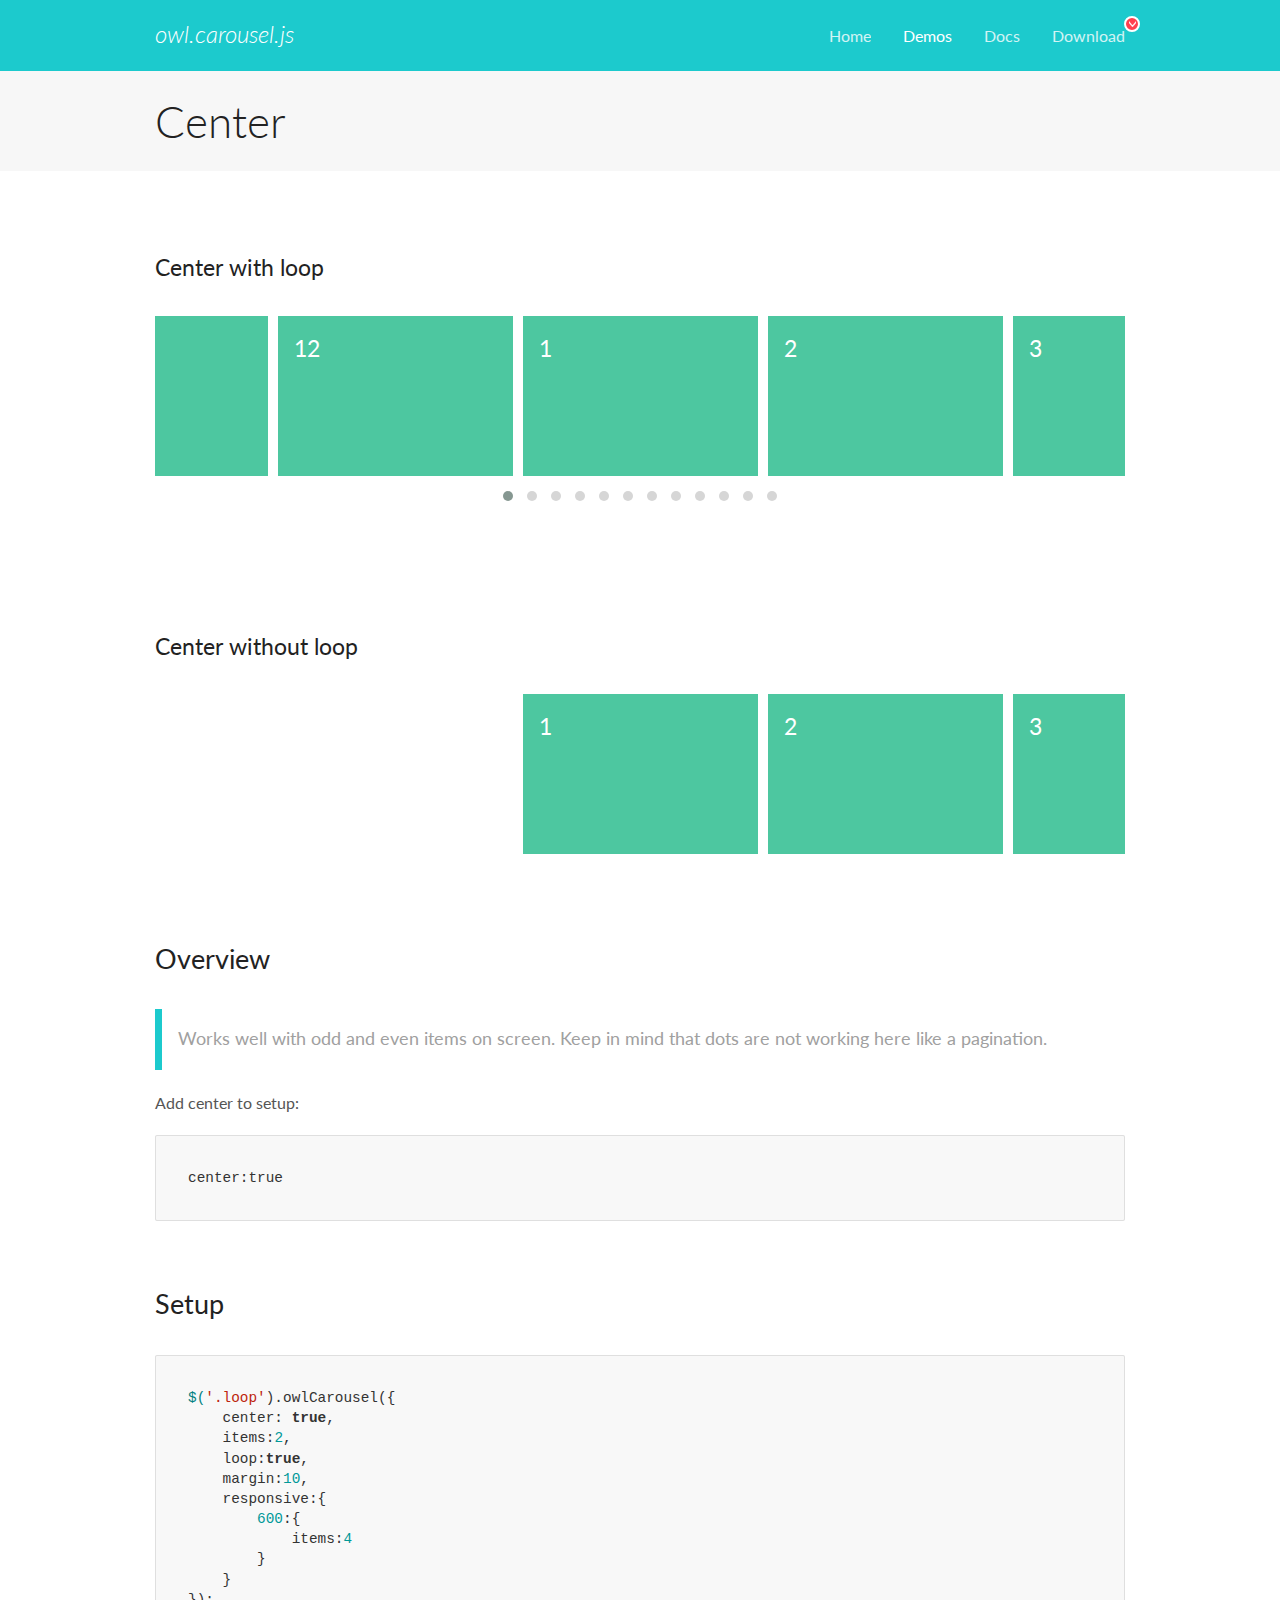
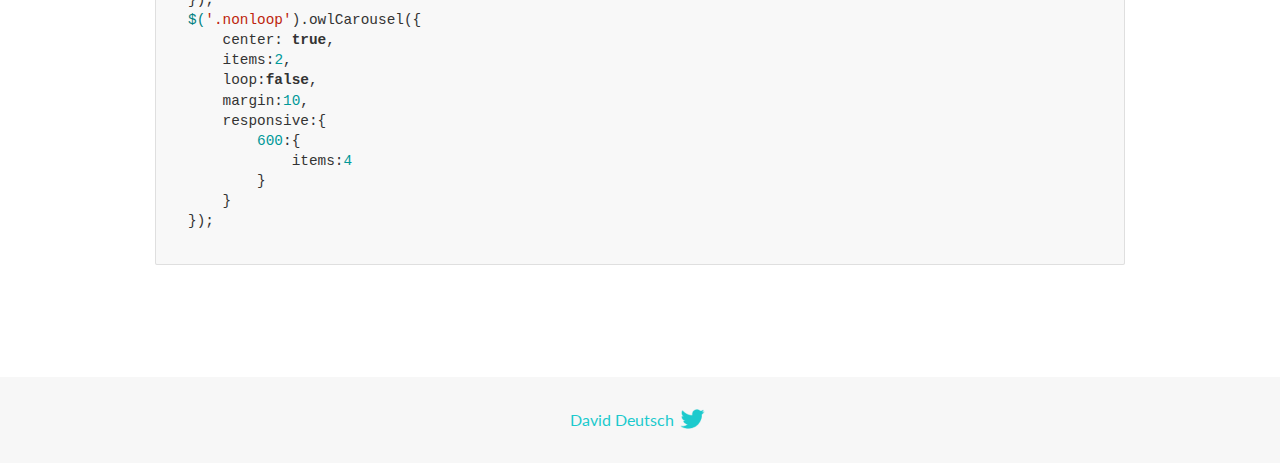
<file: owl carousel/owl carousel/OwlCarousel2-2.3.4/OwlCarousel2-2.3.4/docs/demos/center.html>
<!DOCTYPE html>
<html lang="en">
  <head>

    <!-- head -->
    <meta charset="utf-8">
    <meta name="msapplication-tap-highlight" content="no" />
    <meta name="viewport" content="width=device-width, initial-scale=1.0" />
    <meta name="description" content="Center carousel">
    <meta name="author" content="David Deutsch">
    <title>
      Center Demo | Owl Carousel | 2.3.4
    </title>

    <!-- Stylesheets -->
    <link href='https://fonts.googleapis.com/css?family=Lato:300,400,700,400italic,300italic' rel='stylesheet' type='text/css'>
    <link rel="stylesheet" href="../assets/css/docs.theme.min.css">

    <!-- Owl Stylesheets -->
    <link rel="stylesheet" href="../assets/owlcarousel/assets/owl.carousel.min.css">
    <link rel="stylesheet" href="../assets/owlcarousel/assets/owl.theme.default.min.css">

    <!-- HTML5 shim and Respond.js IE8 support of HTML5 elements and media queries -->

    <!--[if lt IE 9]>
      <script src="https://oss.maxcdn.com/libs/html5shiv/3.7.0/html5shiv.js"></script>
      <script src="https://oss.maxcdn.com/libs/respond.js/1.3.0/respond.min.js"></script>
    <![endif]-->

    <!-- Favicons -->
    <link rel="apple-touch-icon-precomposed" sizes="144x144" href="../assets/ico/apple-touch-icon-144-precomposed.png">
    <link rel="shortcut icon" href="../assets/ico/favicon.png">
    <link rel="shortcut icon" href="favicon.ico">

    <!-- Yeah i know js should not be in header. Its required for demos.-->

    <!-- javascript -->
    <script src="../assets/vendors/jquery.min.js"></script>
    <script src="../assets/owlcarousel/owl.carousel.js"></script>
  </head>
  <body>

    <!-- header -->
    <header class="header">
      <div class="row">
        <div class="large-12 columns">
          <div class="brand left">
            <h3>
              <a href="/OwlCarousel2/">owl.carousel.js</a> 
            </h3>
          </div>
          <a id="toggle-nav" class="right">
            <span></span> <span></span> <span></span> 
          </a> 
          <div class="nav-bar">
            <ul class="clearfix">
              <li> <a href="/OwlCarousel2/index.html">Home</a>  </li>
              <li class="active">
                <a href="/OwlCarousel2/demos/demos.html">Demos</a> 
              </li>
              <li> <a href="/OwlCarousel2/docs/started-welcome.html">Docs</a>  </li>
              <li>
                <a href="https://github.com/OwlCarousel2/OwlCarousel2/archive/2.3.4.zip">Download</a> 
                <span class="download"></span> 
              </li>
            </ul>
          </div>
        </div>
      </div>
    </header>

    <!-- title -->
    <section class="title">
      <div class="row">
        <div class="large-12 columns">
          <h1>Center</h1>
        </div>
      </div>
    </section>

    <!--  Demos -->
    <section id="demos">
      <div class="row">
        <div class="large-12 columns">
          <h4 id="center-with-loop">Center with loop</h4>
          <div class="loop owl-carousel owl-theme">
            <div class="item">
              <h4>1</h4>
            </div>
            <div class="item">
              <h4>2</h4>
            </div>
            <div class="item">
              <h4>3</h4>
            </div>
            <div class="item">
              <h4>4</h4>
            </div>
            <div class="item">
              <h4>5</h4>
            </div>
            <div class="item">
              <h4>6</h4>
            </div>
            <div class="item">
              <h4>7</h4>
            </div>
            <div class="item">
              <h4>8</h4>
            </div>
            <div class="item">
              <h4>9</h4>
            </div>
            <div class="item">
              <h4>10</h4>
            </div>
            <div class="item">
              <h4>11</h4>
            </div>
            <div class="item">
              <h4>12</h4>
            </div>
          </div>
          <br>
          <h4 id="center-without-loop">Center without loop</h4>
          <div class="nonloop owl-carousel">
            <div class="item">
              <h4>1</h4>
            </div>
            <div class="item">
              <h4>2</h4>
            </div>
            <div class="item">
              <h4>3</h4>
            </div>
            <div class="item">
              <h4>4</h4>
            </div>
            <div class="item">
              <h4>5</h4>
            </div>
            <div class="item">
              <h4>6</h4>
            </div>
            <div class="item">
              <h4>7</h4>
            </div>
            <div class="item">
              <h4>8</h4>
            </div>
            <div class="item">
              <h4>9</h4>
            </div>
            <div class="item">
              <h4>10</h4>
            </div>
            <div class="item">
              <h4>11</h4>
            </div>
            <div class="item">
              <h4>12</h4>
            </div>
          </div>
          <h3 id="overview">Overview</h3>
          <blockquote>
            <p>Works well with odd and even items on screen. Keep in mind that dots are not working here like a pagination.</p>
          </blockquote>
          <p>Add center to setup:</p>
          <pre><code>center:true</code></pre>
          <h3 id="setup">Setup</h3>
          <pre><code>$(&#39;.loop&#39;).owlCarousel({
    center: true,
    items:2,
    loop:true,
    margin:10,
    responsive:{
        600:{
            items:4
        }
    }
});
$(&#39;.nonloop&#39;).owlCarousel({
    center: true,
    items:2,
    loop:false,
    margin:10,
    responsive:{
        600:{
            items:4
        }
    }
});</code></pre>
          <script>
            jQuery(document).ready(function($) {
              $('.loop').owlCarousel({
                center: true,
                items: 2,
                loop: true,
                margin: 10,
                responsive: {
                  600: {
                    items: 4
                  }
                }
              });
              $('.nonloop').owlCarousel({
                center: true,
                items: 2,
                loop: false,
                margin: 10,
                responsive: {
                  600: {
                    items: 4
                  }
                }
              });
            });
          </script>
        </div>
      </div>
    </section>

    <!-- footer -->
    <footer class="footer">
      <div class="row">
        <div class="large-12 columns">
          <h5>
            <a href="/OwlCarousel2/docs/support-contact.html">David Deutsch</a> 
            <a id="custom-tweet-button" href="https://twitter.com/share?url=https://github.com/OwlCarousel2/OwlCarousel2&text=Owl Carousel - This is so awesome! " target="_blank"></a> 
          </h5>
        </div>
      </div>
    </footer>

    <!-- vendors -->
    <script src="../assets/vendors/highlight.js"></script>
    <script src="../assets/js/app.js"></script>
  </body>
</html>
</file>
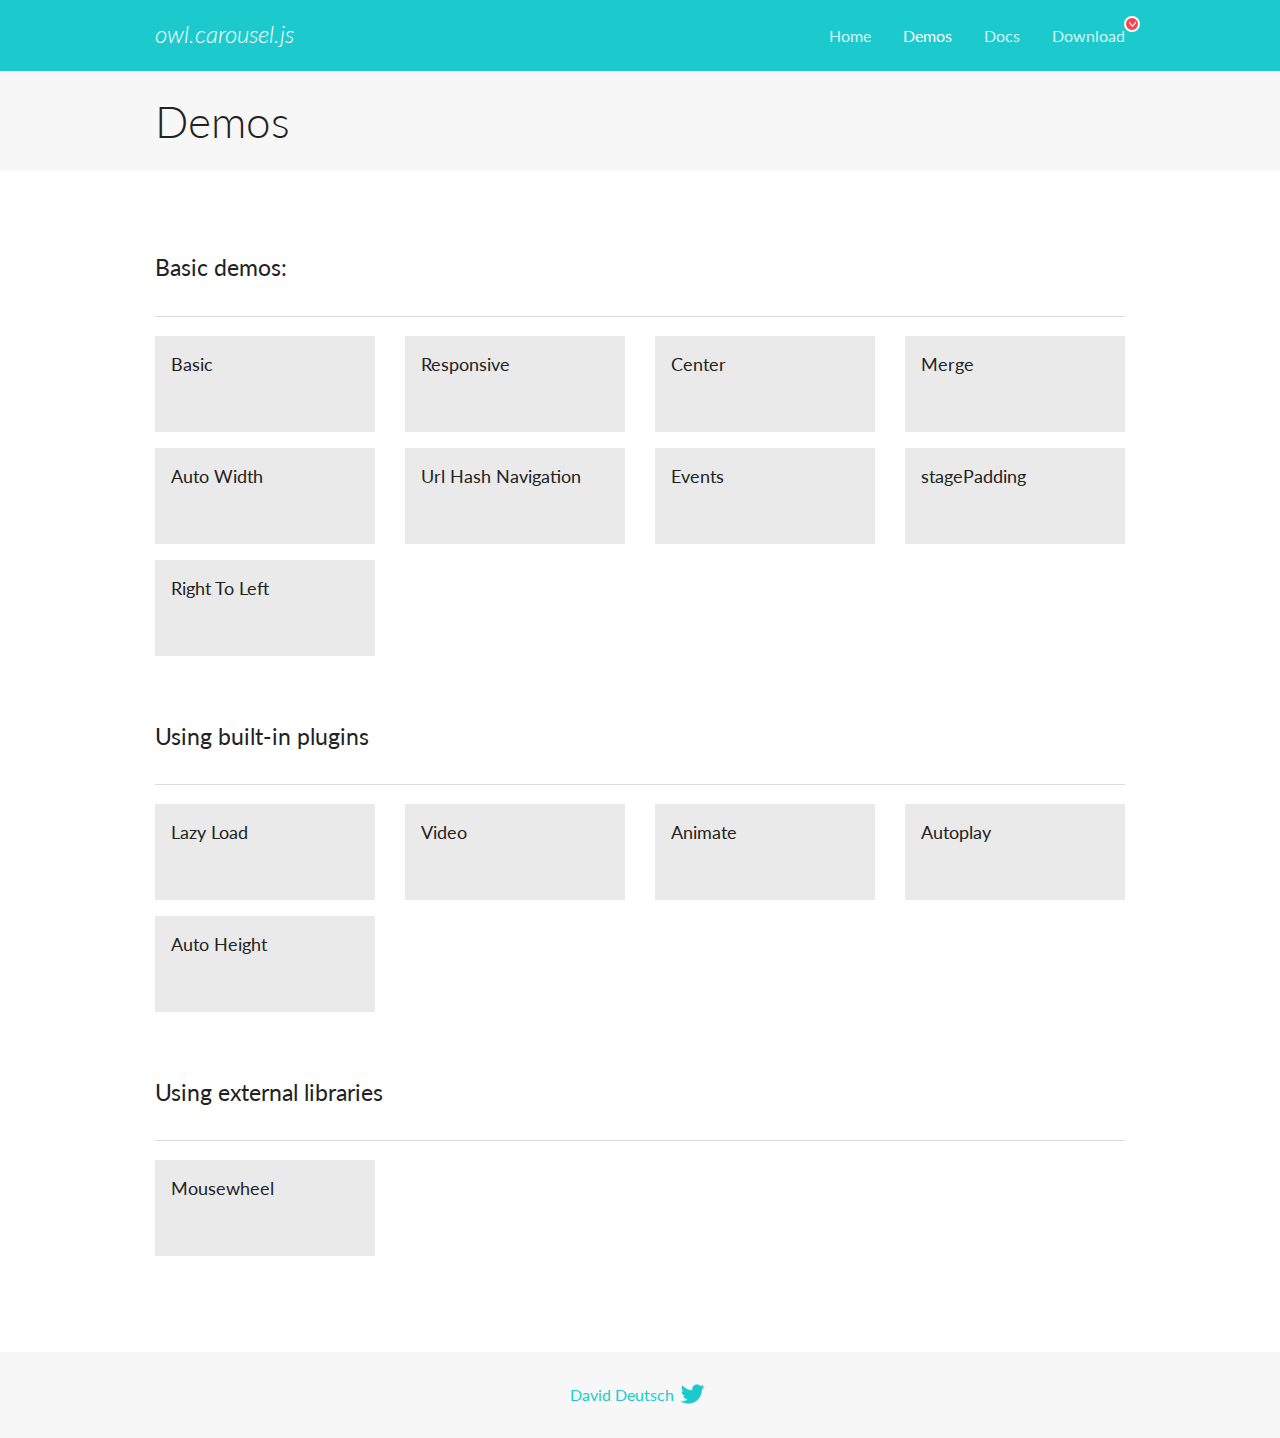
<file: owl carousel/owl carousel/OwlCarousel2-2.3.4/OwlCarousel2-2.3.4/docs/demos/demos.html>
<!DOCTYPE html>
<html lang="en">
  <head>

    <!-- head -->
    <meta charset="utf-8">
    <meta name="msapplication-tap-highlight" content="no" />
    <meta name="viewport" content="width=device-width, initial-scale=1.0" />
    <meta name="description" content="A list of Owl Carousel examples.">
    <meta name="author" content="David Deutsch">
    <title>
      Demos | Owl Carousel | 2.3.4
    </title>

    <!-- Stylesheets -->
    <link href='https://fonts.googleapis.com/css?family=Lato:300,400,700,400italic,300italic' rel='stylesheet' type='text/css'>
    <link rel="stylesheet" href="../assets/css/docs.theme.min.css">

    <!-- Owl Stylesheets -->
    <link rel="stylesheet" href="../assets/owlcarousel/assets/owl.carousel.min.css">
    <link rel="stylesheet" href="../assets/owlcarousel/assets/owl.theme.default.min.css">

    <!-- HTML5 shim and Respond.js IE8 support of HTML5 elements and media queries -->

    <!--[if lt IE 9]>
      <script src="https://oss.maxcdn.com/libs/html5shiv/3.7.0/html5shiv.js"></script>
      <script src="https://oss.maxcdn.com/libs/respond.js/1.3.0/respond.min.js"></script>
    <![endif]-->

    <!-- Favicons -->
    <link rel="apple-touch-icon-precomposed" sizes="144x144" href="../assets/ico/apple-touch-icon-144-precomposed.png">
    <link rel="shortcut icon" href="../assets/ico/favicon.png">
    <link rel="shortcut icon" href="favicon.ico">

    <!-- Yeah i know js should not be in header. Its required for demos.-->

    <!-- javascript -->
    <script src="../assets/vendors/jquery.min.js"></script>
    <script src="../assets/owlcarousel/owl.carousel.js"></script>
  </head>
  <body>

    <!-- header -->
    <header class="header">
      <div class="row">
        <div class="large-12 columns">
          <div class="brand left">
            <h3>
              <a href="/OwlCarousel2/">owl.carousel.js</a> 
            </h3>
          </div>
          <a id="toggle-nav" class="right">
            <span></span> <span></span> <span></span> 
          </a> 
          <div class="nav-bar">
            <ul class="clearfix">
              <li> <a href="/OwlCarousel2/index.html">Home</a>  </li>
              <li class="active">
                <a href="/OwlCarousel2/demos/demos.html">Demos</a> 
              </li>
              <li> <a href="/OwlCarousel2/docs/started-welcome.html">Docs</a>  </li>
              <li>
                <a href="https://github.com/OwlCarousel2/OwlCarousel2/archive/2.3.4.zip">Download</a> 
                <span class="download"></span> 
              </li>
            </ul>
          </div>
        </div>
      </div>
    </header>

    <!-- title -->
    <section class="title">
      <div class="row">
        <div class="large-12 columns">
          <h1>Demos</h1>
        </div>
      </div>
    </section>

    <!--  Demos -->
    <section id="demos">
      <div class="row">
        <div class="large-12 columns">
          <h4 id="basic-demos-">Basic demos:</h4>
          <hr>
          <div class="demo-list">
            <div class="row">
              <div class="small-6 medium-4 large-3 columns">
                <a href="basic.html" class="demo-block">
                  <h5>Basic </h5>
                </a> 
              </div>
              <div class="small-6 medium-4 large-3 columns">
                <a href="responsive.html" class="demo-block">
                  <h5>Responsive </h5>
                </a> 
              </div>
              <div class="small-6 medium-4 large-3 columns">
                <a href="center.html" class="demo-block">
                  <h5>Center </h5>
                </a> 
              </div>
              <div class="small-6 medium-4 large-3 columns">
                <a href="merge.html" class="demo-block">
                  <h5>Merge </h5>
                </a> 
              </div>
              <div class="small-6 medium-4 large-3 columns">
                <a href="autowidth.html" class="demo-block">
                  <h5>Auto Width </h5>
                </a> 
              </div>
              <div class="small-6 medium-4 large-3 columns">
                <a href="urlhashnav.html" class="demo-block">
                  <h5>Url Hash Navigation </h5>
                </a> 
              </div>
              <div class="small-6 medium-4 large-3 columns">
                <a href="events.html" class="demo-block">
                  <h5>Events </h5>
                </a> 
              </div>
              <div class="small-6 medium-4 large-3 columns">
                <a href="stagepadding.html" class="demo-block">
                  <h5>stagePadding </h5>
                </a> 
              </div>
              <div class="small-6 medium-4 large-3 columns">
                <a href="rtl.html" class="demo-block">
                  <h5>Right To Left </h5>
                </a> 
              </div>
            </div>
          </div>
          <h4 id="using-built-in-plugins">Using built-in plugins</h4>
          <hr>
          <div class="demo-list">
            <div class="row">
              <div class="small-6 medium-4 large-3 columns">
                <a href="lazyLoad.html" class="demo-block">
                  <h5>Lazy Load </h5>
                </a> 
              </div>
              <div class="small-6 medium-4 large-3 columns">
                <a href="video.html" class="demo-block">
                  <h5>Video </h5>
                </a> 
              </div>
              <div class="small-6 medium-4 large-3 columns">
                <a href="animate.html" class="demo-block">
                  <h5>Animate </h5>
                </a> 
              </div>
              <div class="small-6 medium-4 large-3 columns">
                <a href="autoplay.html" class="demo-block">
                  <h5>Autoplay </h5>
                </a> 
              </div>
              <div class="small-6 medium-4 large-3 columns">
                <a href="autoheight.html" class="demo-block">
                  <h5>Auto Height </h5>
                </a> 
              </div>
            </div>
          </div>
          <h4 id="using-external-libraries">Using external libraries</h4>
          <hr>
          <div class="demo-list">
            <div class="row">
              <div class="small-6 medium-4 large-3 columns">
                <a href="mousewheel.html" class="demo-block">
                  <h5>Mousewheel </h5>
                </a> 
              </div>
            </div>
          </div>
        </div>
      </div>
    </section>

    <!-- footer -->
    <footer class="footer">
      <div class="row">
        <div class="large-12 columns">
          <h5>
            <a href="/OwlCarousel2/docs/support-contact.html">David Deutsch</a> 
            <a id="custom-tweet-button" href="https://twitter.com/share?url=https://github.com/OwlCarousel2/OwlCarousel2&text=Owl Carousel - This is so awesome! " target="_blank"></a> 
          </h5>
        </div>
      </div>
    </footer>

    <!-- vendors -->
    <script src="../assets/vendors/highlight.js"></script>
    <script src="../assets/js/app.js"></script>
  </body>
</html>
</file>
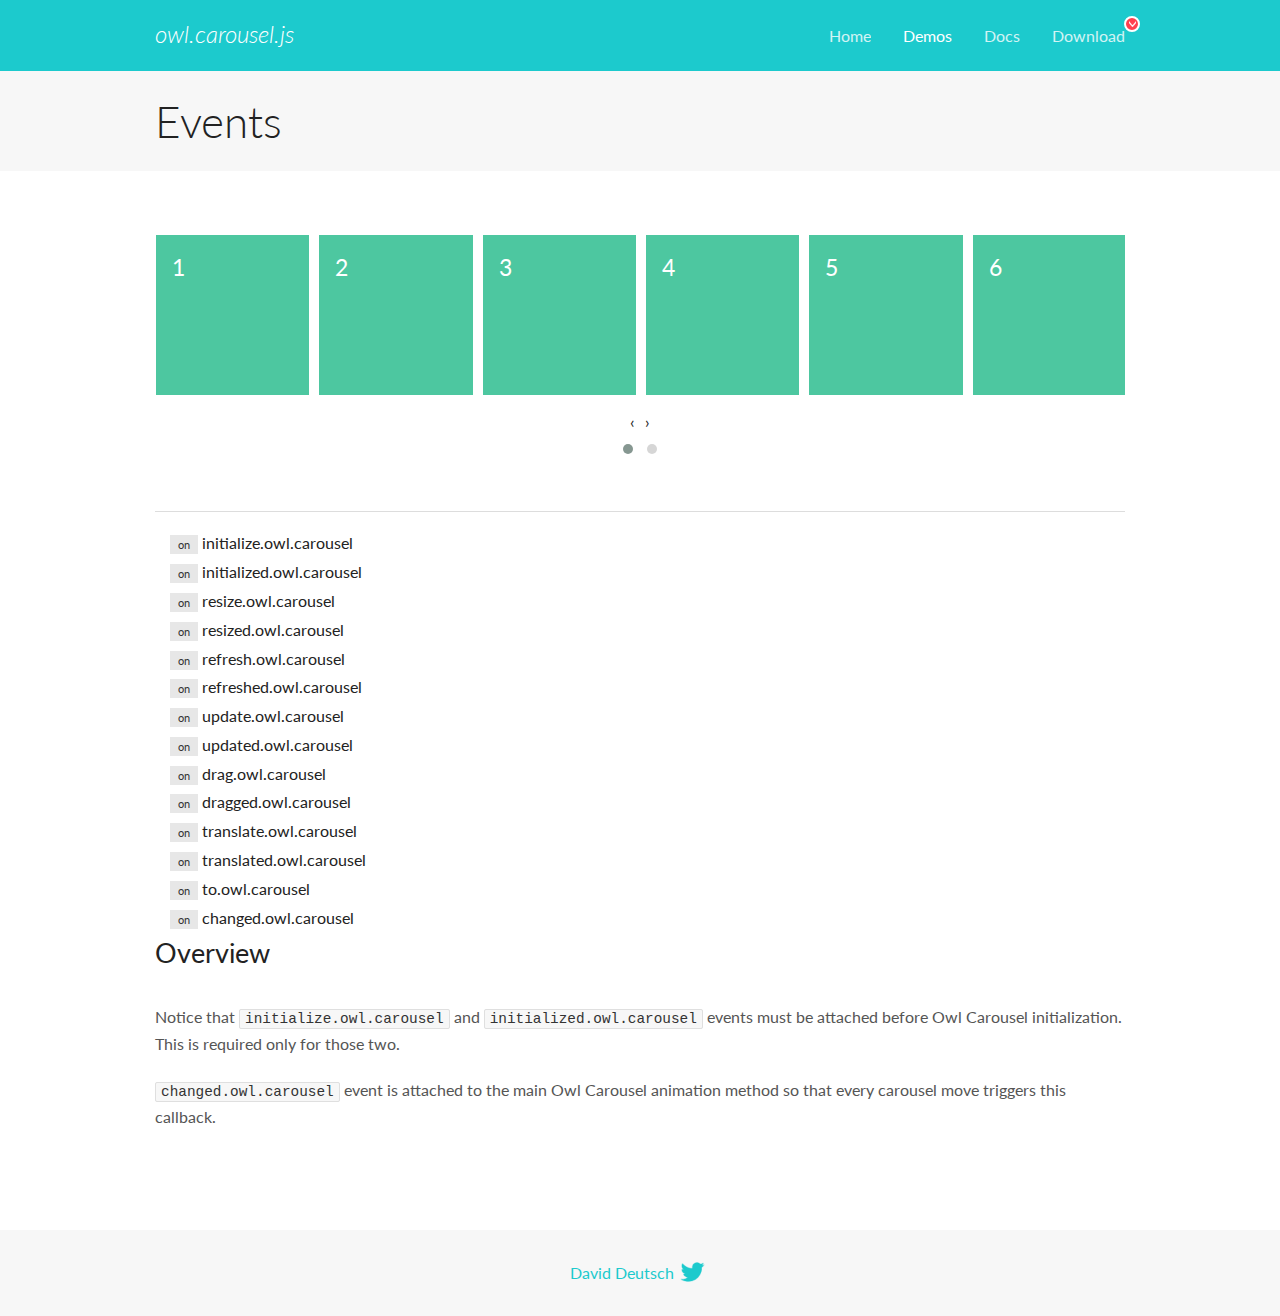
<file: owl carousel/owl carousel/OwlCarousel2-2.3.4/OwlCarousel2-2.3.4/docs/demos/events.html>
<!DOCTYPE html>
<html lang="en">
  <head>

    <!-- head -->
    <meta charset="utf-8">
    <meta name="msapplication-tap-highlight" content="no" />
    <meta name="viewport" content="width=device-width, initial-scale=1.0" />
    <meta name="description" content="Events usage demo">
    <meta name="author" content="David Deutsch">
    <title>
      Events Demo | Owl Carousel | 2.3.4
    </title>

    <!-- Stylesheets -->
    <link href='https://fonts.googleapis.com/css?family=Lato:300,400,700,400italic,300italic' rel='stylesheet' type='text/css'>
    <link rel="stylesheet" href="../assets/css/docs.theme.min.css">

    <!-- Owl Stylesheets -->
    <link rel="stylesheet" href="../assets/owlcarousel/assets/owl.carousel.min.css">
    <link rel="stylesheet" href="../assets/owlcarousel/assets/owl.theme.default.min.css">

    <!-- HTML5 shim and Respond.js IE8 support of HTML5 elements and media queries -->

    <!--[if lt IE 9]>
      <script src="https://oss.maxcdn.com/libs/html5shiv/3.7.0/html5shiv.js"></script>
      <script src="https://oss.maxcdn.com/libs/respond.js/1.3.0/respond.min.js"></script>
    <![endif]-->

    <!-- Favicons -->
    <link rel="apple-touch-icon-precomposed" sizes="144x144" href="../assets/ico/apple-touch-icon-144-precomposed.png">
    <link rel="shortcut icon" href="../assets/ico/favicon.png">
    <link rel="shortcut icon" href="favicon.ico">

    <!-- Yeah i know js should not be in header. Its required for demos.-->

    <!-- javascript -->
    <script src="../assets/vendors/jquery.min.js"></script>
    <script src="../assets/owlcarousel/owl.carousel.js"></script>
  </head>
  <body>

    <!-- header -->
    <header class="header">
      <div class="row">
        <div class="large-12 columns">
          <div class="brand left">
            <h3>
              <a href="/OwlCarousel2/">owl.carousel.js</a> 
            </h3>
          </div>
          <a id="toggle-nav" class="right">
            <span></span> <span></span> <span></span> 
          </a> 
          <div class="nav-bar">
            <ul class="clearfix">
              <li> <a href="/OwlCarousel2/index.html">Home</a>  </li>
              <li class="active">
                <a href="/OwlCarousel2/demos/demos.html">Demos</a> 
              </li>
              <li> <a href="/OwlCarousel2/docs/started-welcome.html">Docs</a>  </li>
              <li>
                <a href="https://github.com/OwlCarousel2/OwlCarousel2/archive/2.3.4.zip">Download</a> 
                <span class="download"></span> 
              </li>
            </ul>
          </div>
        </div>
      </div>
    </header>

    <!-- title -->
    <section class="title">
      <div class="row">
        <div class="large-12 columns">
          <h1>Events</h1>
        </div>
      </div>
    </section>

    <!--  Demos -->
    <section id="demos">
      <div class="row">
        <div class="large-12 columns">
          <div class="owl-carousel owl-theme">
            <div class="item">
              <h4>1</h4>
            </div>
            <div class="item">
              <h4>2</h4>
            </div>
            <div class="item">
              <h4>3</h4>
            </div>
            <div class="item">
              <h4>4</h4>
            </div>
            <div class="item">
              <h4>5</h4>
            </div>
            <div class="item">
              <h4>6</h4>
            </div>
            <div class="item">
              <h4>7</h4>
            </div>
            <div class="item">
              <h4>8</h4>
            </div>
            <div class="item">
              <h4>9</h4>
            </div>
            <div class="item">
              <h4>10</h4>
            </div>
            <div class="item">
              <h4>11</h4>
            </div>
            <div class="item">
              <h4>12</h4>
            </div>
          </div>
          <hr>
          <div class="large-12 columns callbacks">
            <div><span class="label secondary initialize">on</span>  initialize.owl.carousel </div>
            <div><span class="label secondary initialized">on</span>  initialized.owl.carousel </div>
            <div><span class="label secondary resize">on</span>  resize.owl.carousel </div>
            <div><span class="label secondary resized">on</span>  resized.owl.carousel </div>
            <div><span class="label secondary refresh">on</span>  refresh.owl.carousel </div>
            <div><span class="label secondary refreshed">on</span>  refreshed.owl.carousel </div>
            <div><span class="label secondary update">on</span>  update.owl.carousel </div>
            <div><span class="label secondary updated">on</span>  updated.owl.carousel </div>
            <div><span class="label secondary drag">on</span>  drag.owl.carousel </div>
            <div><span class="label secondary dragged">on</span>  dragged.owl.carousel </div>
            <div><span class="label secondary translate">on</span>  translate.owl.carousel </div>
            <div><span class="label secondary translated">on</span>  translated.owl.carousel </div>
            <div><span class="label secondary to">on</span>  to.owl.carousel </div>
            <div><span class="label secondary changed">on</span>  changed.owl.carousel </div>
          </div>
          <h3 id="overview">Overview</h3>
          <p>Notice that <code>initialize.owl.carousel</code> and <code>initialized.owl.carousel</code> events must be attached before Owl Carousel initialization. This is required only for those two.</p>
          <p><code>changed.owl.carousel</code> event is attached to the main Owl Carousel animation method so that every carousel move triggers this callback.</p>
          <script>
            jQuery(document).ready(function($) {
              var owl = $('.owl-carousel');
              owl.on('initialize.owl.carousel initialized.owl.carousel ' +
                'initialize.owl.carousel initialize.owl.carousel ' +
                'resize.owl.carousel resized.owl.carousel ' +
                'refresh.owl.carousel refreshed.owl.carousel ' +
                'update.owl.carousel updated.owl.carousel ' +
                'drag.owl.carousel dragged.owl.carousel ' +
                'translate.owl.carousel translated.owl.carousel ' +
                'to.owl.carousel changed.owl.carousel',
                function(e) {
                  $('.' + e.type)
                    .removeClass('secondary')
                    .addClass('success');
                  window.setTimeout(function() {
                    $('.' + e.type)
                      .removeClass('success')
                      .addClass('secondary');
                  }, 500);
                });
              owl.owlCarousel({
                loop: true,
                nav: true,
                lazyLoad: true,
                margin: 10,
                video: true,
                responsive: {
                  0: {
                    items: 1
                  },
                  600: {
                    items: 3
                  },
                  960: {
                    items: 5,
                  },
                  1200: {
                    items: 6
                  }
                }
              });
            });
          </script>
        </div>
      </div>
    </section>

    <!-- footer -->
    <footer class="footer">
      <div class="row">
        <div class="large-12 columns">
          <h5>
            <a href="/OwlCarousel2/docs/support-contact.html">David Deutsch</a> 
            <a id="custom-tweet-button" href="https://twitter.com/share?url=https://github.com/OwlCarousel2/OwlCarousel2&text=Owl Carousel - This is so awesome! " target="_blank"></a> 
          </h5>
        </div>
      </div>
    </footer>

    <!-- vendors -->
    <script src="../assets/vendors/highlight.js"></script>
    <script src="../assets/js/app.js"></script>
  </body>
</html>
</file>
<file: css/style.css>
@charset "utf-8";
/* CSS Document */


.navbar .navbar-nav .nav-item .nav-link{
	padding: 8px 20px;font-size: 17px;font-weight: 600;border-radius:27px;
}
.navbar .navbar-nav .nav-item .nav-link:hover{background-color: #00E3FF;color: #0004EE}
.navbar .navbar-nav .nav-item .dropdown-menu{
	background-color: #00E3FF;padding-top: 0;padding-bottom: 0;width: 230px
}
.navbar .navbar-nav .nav-item .dropdown-menu li{
	border-bottom: 1px dotted #666666
}
.navbar .navbar-nav .nav-item .dropdown-menu .dropdown-item{
	color: white;transform: all 0.06s
}
.navbar .navbar-nav .nav-item .dropdown-menu .dropdown-item:hover{
	padding-left: 30px;color: black
}
main{
	width: 100%;min-height: 800px
}
footer .navbar-nav .nav-item .nav-link{
	padding: 10px;
}
footer .navbar-nav .nav-item .nav-link:hover{
	color: red
}
@media (max-width:667px){
	footer{
		text-align: center
	}
}
.border-bot{
	border-bottom: 3px dotted #C7C7C7
}
.banner-r{
	position: relative
}
.cover{
	position: absolute;width: 90%;height: 90%;background-color: rgba(0,0,0,0.80);left: 5%;top: 5%;color: white;text-align: center;display: flex;flex-direction: column;justify-content: center;align-items: center;transform: scale(0)rotateY(360deg);transform: all 1s
}
.banner-r:hover .cover{
	transform: scale(1)rotateY(0deg)
}
.hinh{
	position: relative;overflow: hidden
}
.icon{
	position: absolute;width: 80%;height: 45px;left: 10%;top: 105%;display: flex;justify-content: space-around;transition: all 1s
}
.icon a{
	height: 45px;width: 45px;background-color: #F0F0F0;color: blue;border-radius: 50%;display: flex;justify-content: center;align-items: center;text-decoration: none
}
.hinh:hover .icon{
	top: 60%
}
#sp-men .owl-nav { position:absolute; left:0px; top:30%; width:100%; }
#sp-men .owl-nav [class*='owl-'] {
	font-size:40px; /*background:rgba(255,255,255,.5);border:1px solid #fff; */ color: #929292
}

#sp-men .owl-nav .owl-next{ position:absolute; right:-2%;}
#sp-men .owl-nav .owl-prev{ position:absolute; left:-2%;}
#sp-men .owl-nav [class*='owl-']:hover {
      background:none;border: none;
      color:blue;
      text-decoration: none; }
#sp-women .owl-nav { position:absolute; left:0px; top:30%; width:100%; }
#sp-women .owl-nav [class*='owl-'] {
	font-size:40px; /*background:rgba(255,255,255,.5);border:1px solid #fff; */ color: #929292
}

#sp-women .owl-nav .owl-next{ position:absolute; right:-2%;}
#sp-women .owl-nav .owl-prev{ position:absolute; left:-2%;}
#sp-women .owl-nav [class*='owl-']:hover {
      background:none;border: none;
      color:blue;
      text-decoration: none; }
#sp-kid .owl-nav { position:absolute; left:0px; top:30%; width:100%; }
#sp-kid .owl-nav [class*='owl-'] {
	font-size:40px; /*background:rgba(255,255,255,.5);border:1px solid #fff; */ color: #929292
}

#sp-kid .owl-nav .owl-next{ position:absolute; right:-2%;}
#sp-kid .owl-nav .owl-prev{ position:absolute; left:-2%;}
#sp-kid .owl-nav [class*='owl-']:hover {
      background:none;border: none;
      color:blue;
      text-decoration: none; }


.br {
	width: 100%;height: 100%;background-color: #EEEEEE;padding: 15px;text-align: center;display: flex;flex-direction: column;justify-content: center
}
#media .instagram{
	position: relative;overflow: hidden
}
#media .cover2{
	position: absolute;width: 100%;height: 100%;background-color: rgba(0,0,0,0.80);left: 0;top: 100%;color: white;padding: 10px;display: flex;flex-direction: column;justify-content: flex-end;transform: all 0.8s
}
#media .cover2 a{
	color: white
}
#media .cover2 a:hover{
	color: red
}
#media .instagram:hover .cover2{
	top: 0
}
@media (max-width:667px){
	#media .cover2{
		display: none
	}
}
#page-header{
	width: 100%;min-height: 300px;background-image: url( "../images/about-us-page-heading.jpg");background-repeat: no-repeat;background-position: center center;background-size: cover;position: relative;display: flex;justify-content: center;align-items: center;margin-top: 30px
}
.caption{
	color: white;text-align: center;width: 30%
}
#about .social-icon{
	height: 45px;width: 100%;display: flex;margin-top: 30px
}
#about .social-icon .box{
	width: 45px;height: 45px;background-color: black;border-radius: 50%;margin-right: 20px
}
#about .social-icon .box a{
	color: white;text-decoration: none
}
#about .social-icon .box:hover{
	background-color: #C5C5C5
}
#about .social-icon .box:hover a{
	color: black
}
#team .team{
	position: relative
}
#team .team-cover{
	position: absolute;width: 100%;height: 100%;background-color: rgba(0,0,0,0.60);left: 0;top: 0;display: flex;justify-content: center;align-items: center;opacity: 0;transform: all 0.8s
}
#team .social{
	width: 80%;position: absolute;left: 10%;height: 45px;display: flex;justify-content: space-between
}
#team .social a{
	height: 45px;width: 45px;background-color: rgba(213,213,213,1.00);border-radius: 50%;display: flex;justify-content: center;align-items: center;text-decoration: none;color: black
}
#team .social a:hover{
	background-color: black;color: white
}
#team .team:hover .team-cover{
	opacity: 1
}
</file>
